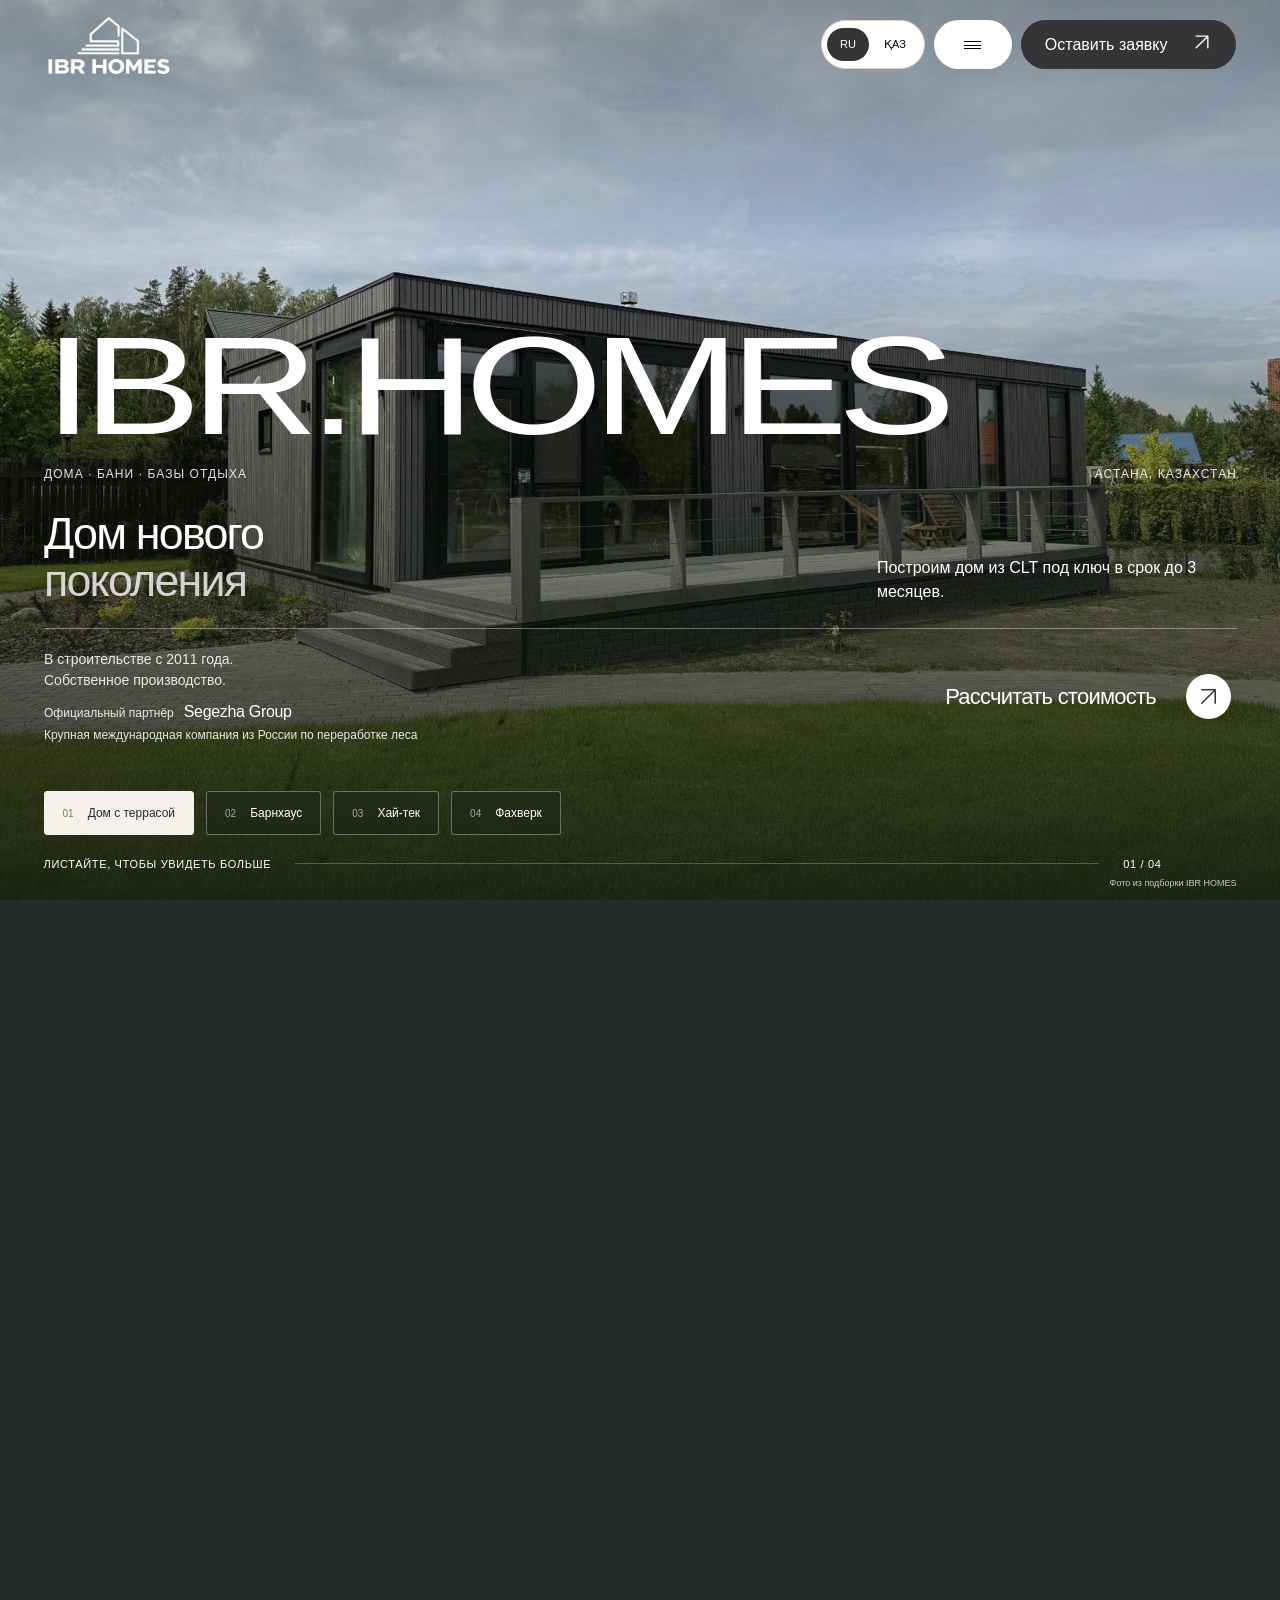
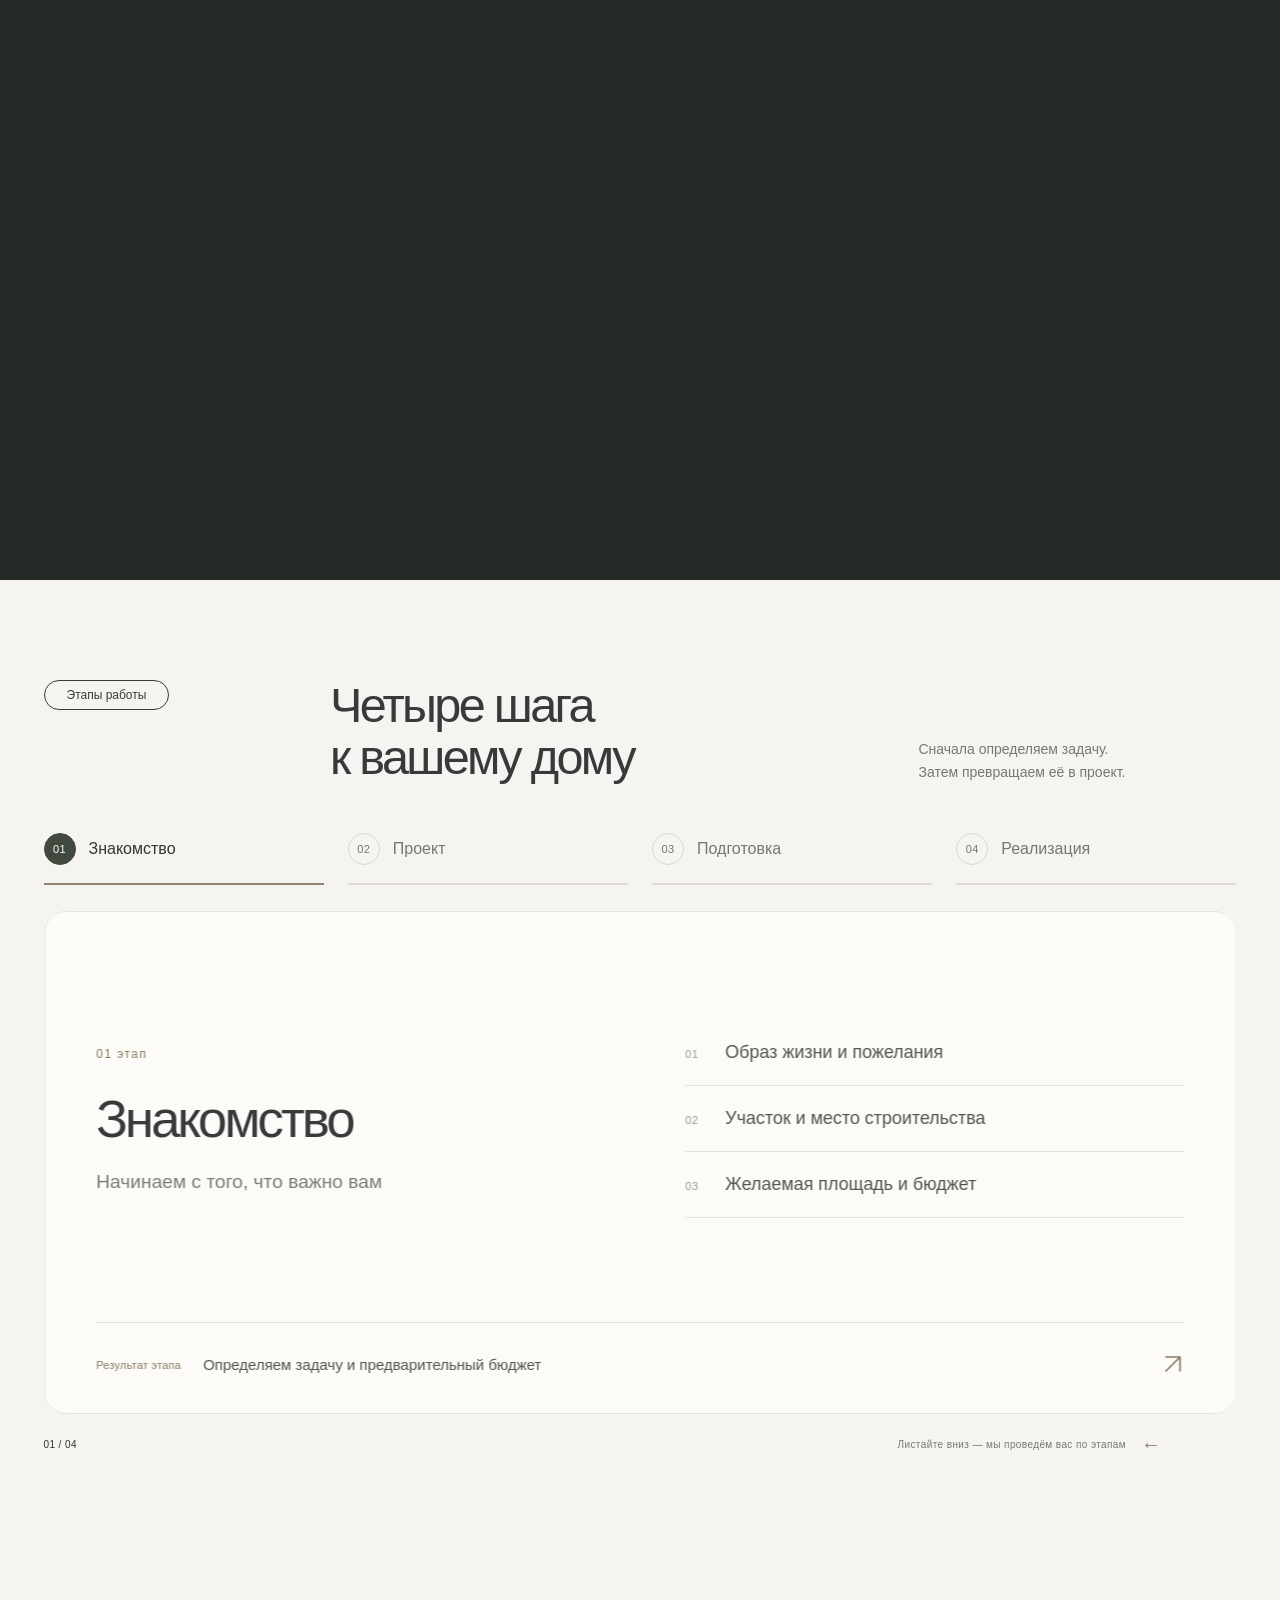
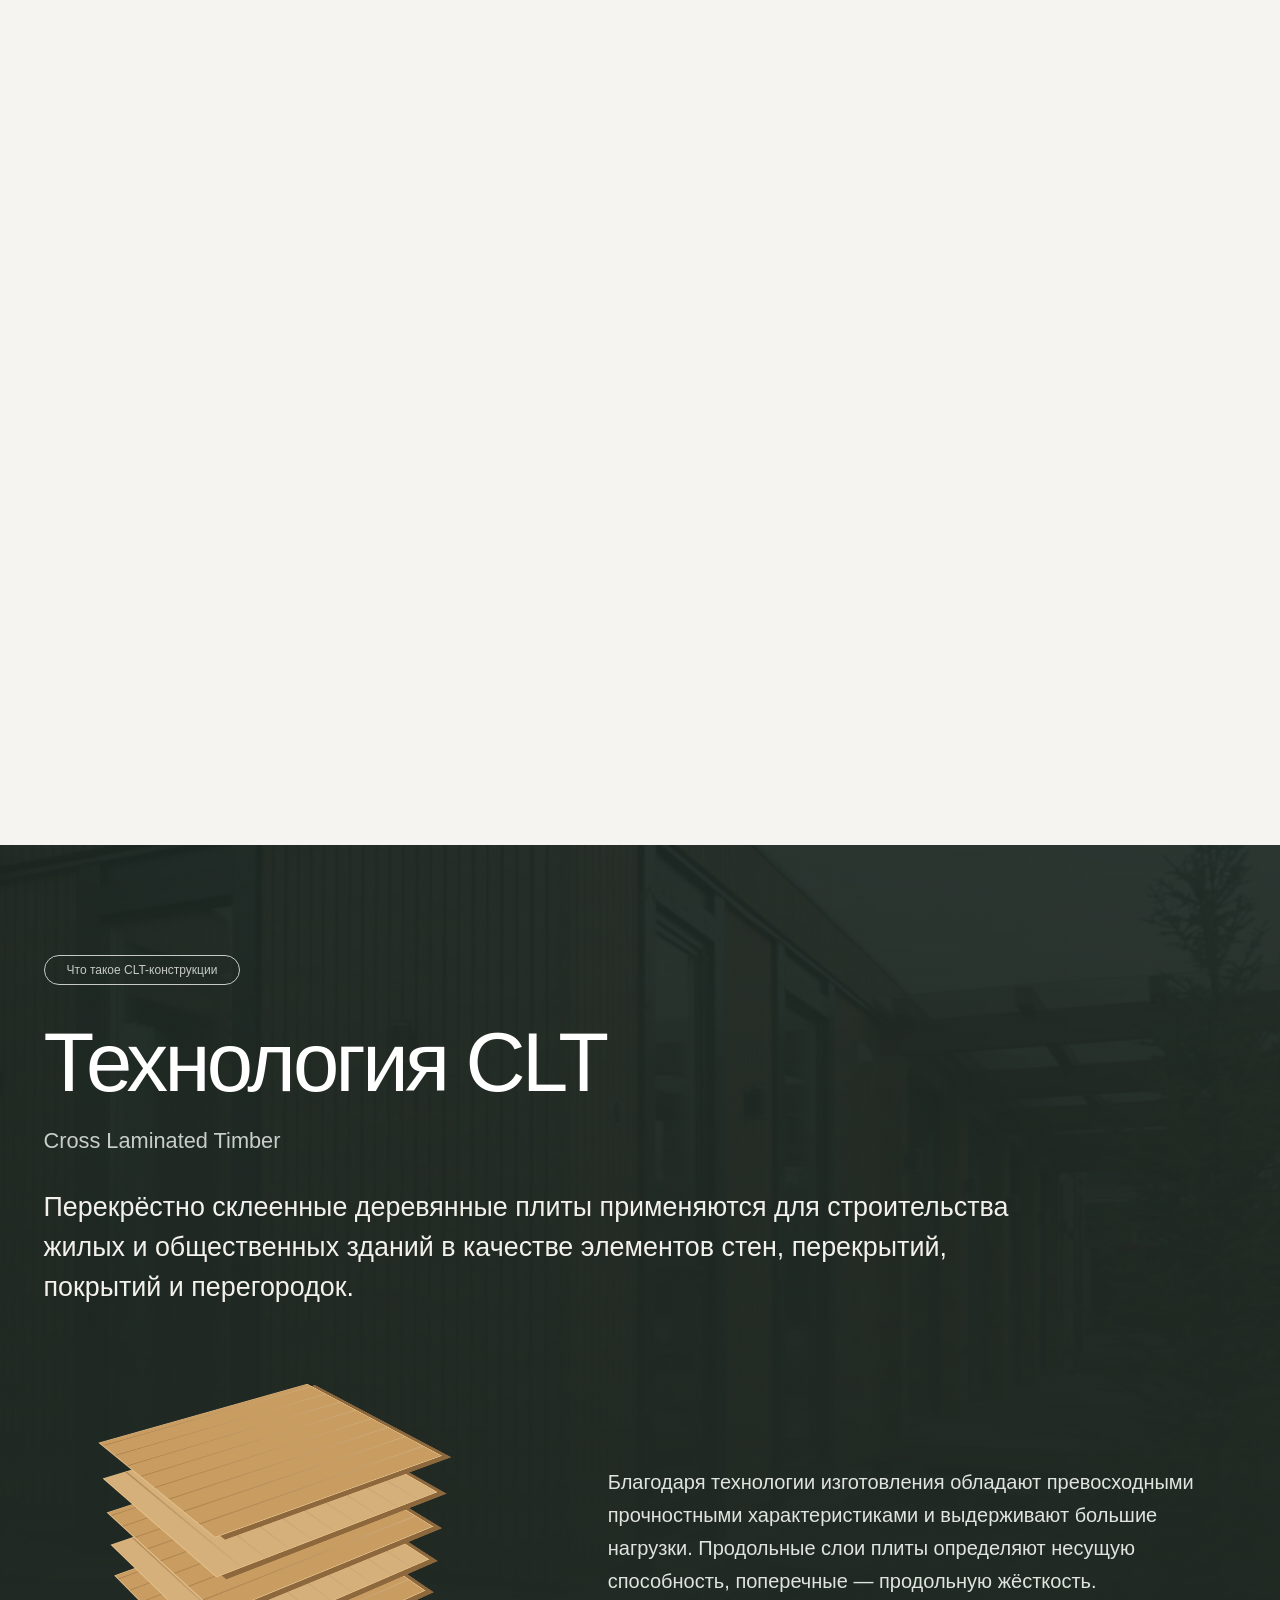
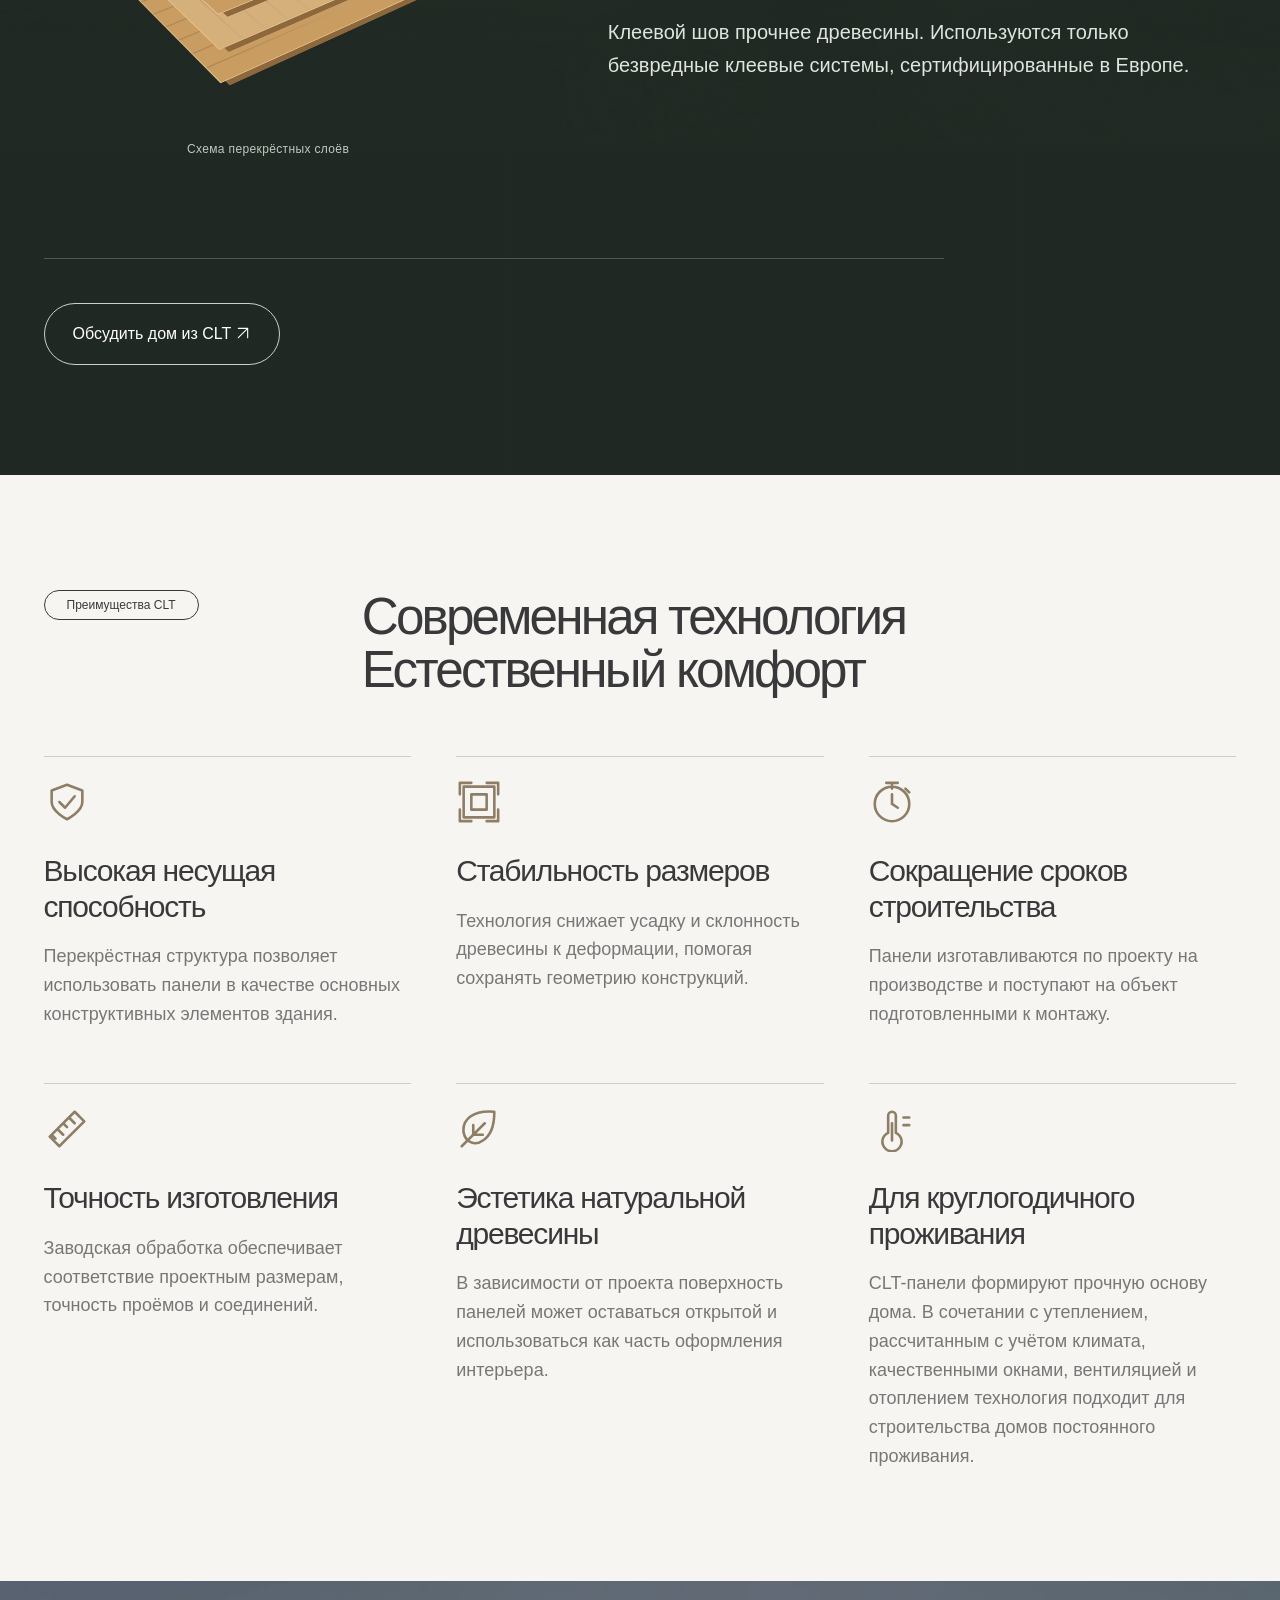
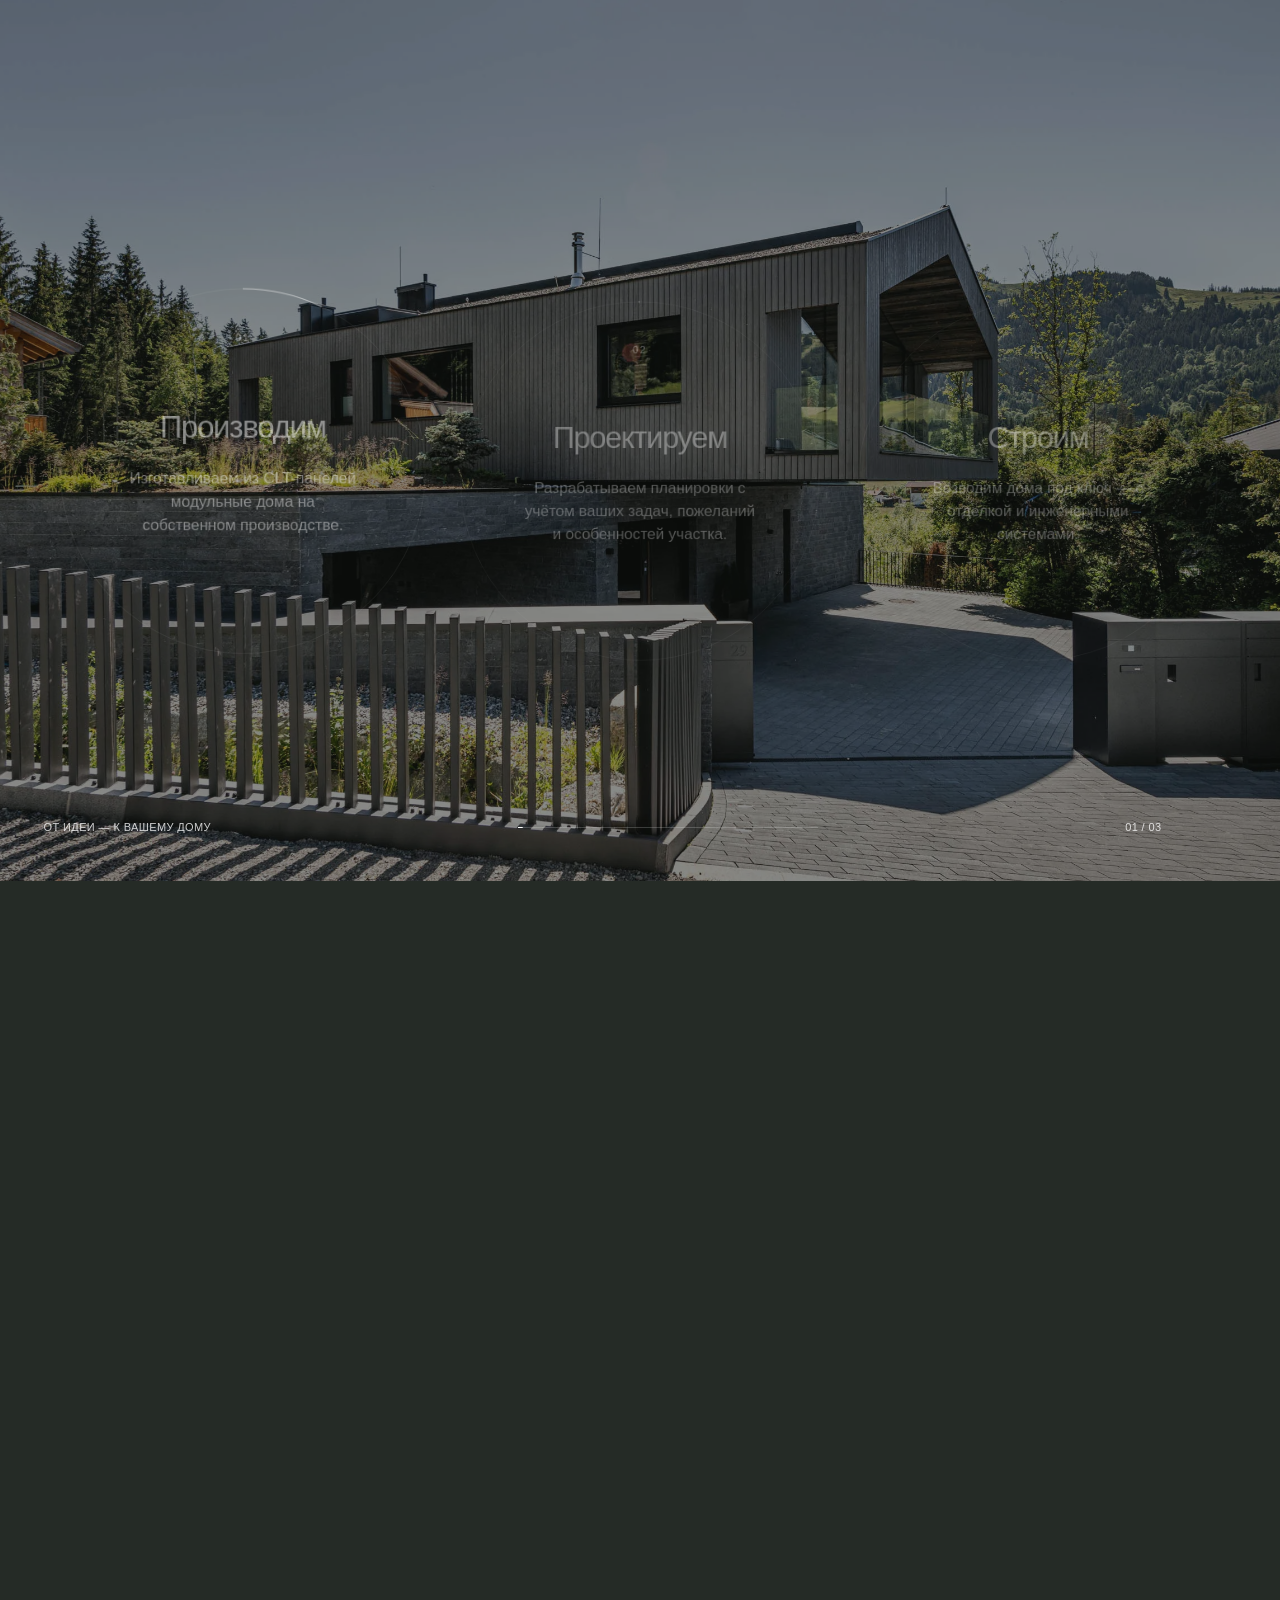
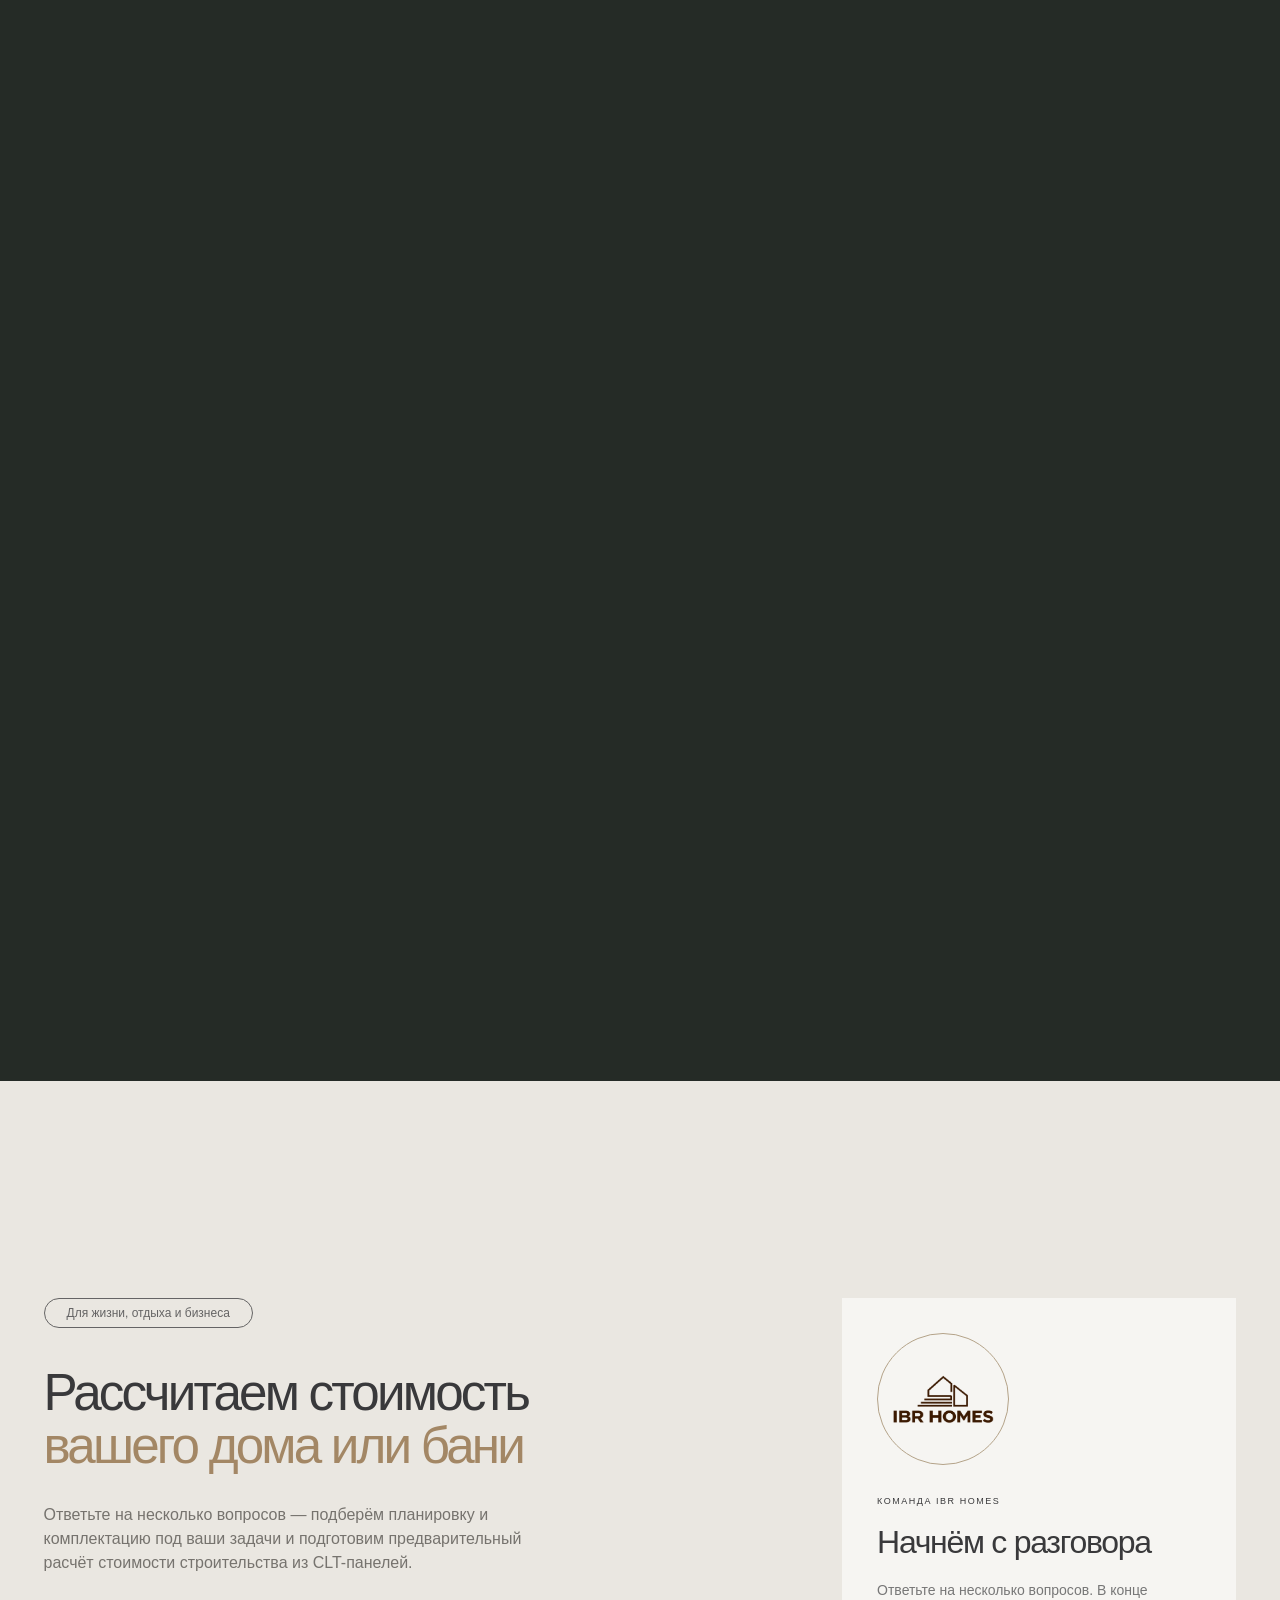
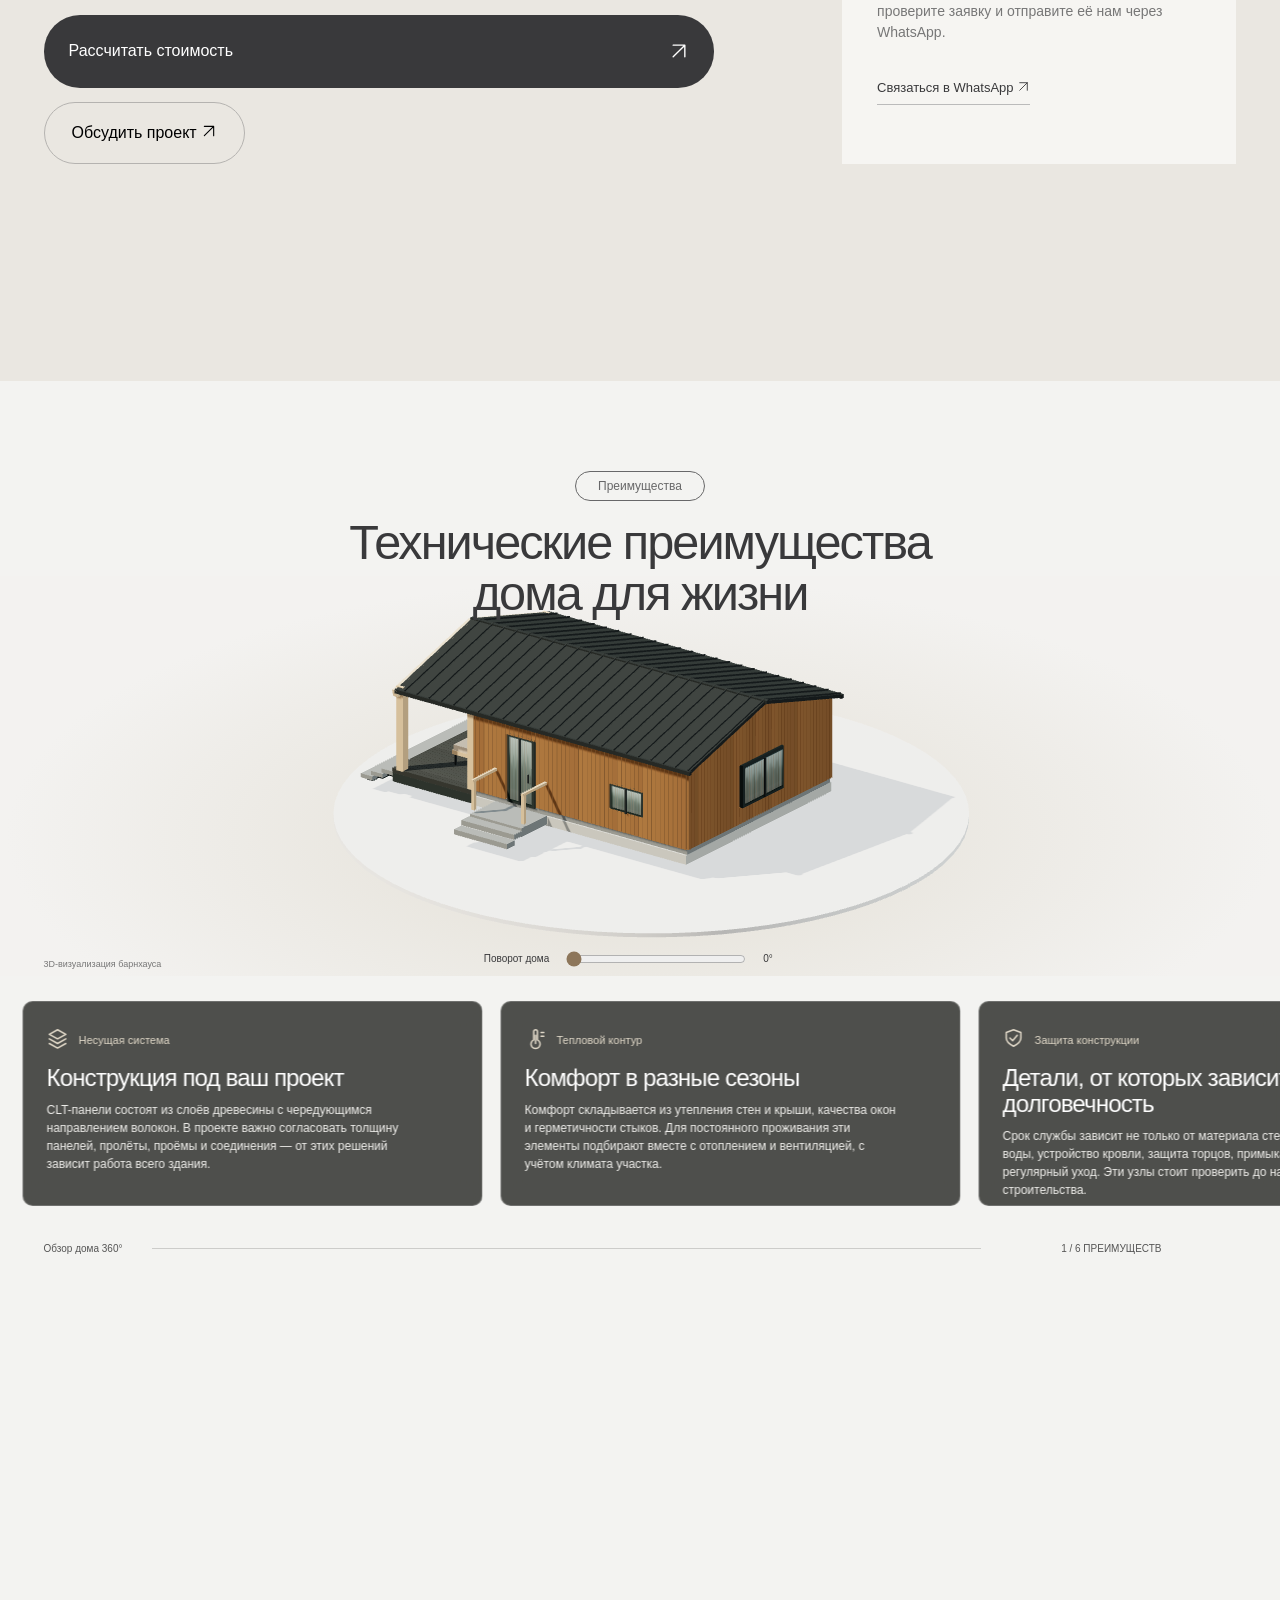
<file: index.html>
<!doctype html>
<html lang="ru"><head><meta charset="utf-8"><meta name="viewport" content="width=device-width,initial-scale=1"><meta name="theme-color" content="#f3f2f0"><title>IBR HOMES — дома и бани из CLT под ключ</title><meta name="description" content="IBR HOMES — дома, бани и базы отдыха из CLT. В строительстве с 2011 года. Собственное производство, проектирование и строительство под ключ. Рассчитайте стоимость проекта."><link rel="stylesheet" href="styles.css?v=18"><link rel="stylesheet" href="module.css?v=18"><link rel="stylesheet" href="onepage.css?v=18"><link rel="stylesheet" href="motion.css?v=18"><script src="translations.js?v=23" defer></script><script src="i18n.js?v=23" defer></script><script src="calculator-config.js?v=18" defer></script><script src="module-data.js?v=23" defer></script><script src="module.js?v=19" defer></script><script src="motion.js?v=18" defer></script><script type="module" src="house-model.js?v=23"></script><script src="technical-story.js?v=18" defer></script><script src="icons.js?v=18" defer></script><link rel="stylesheet" href="client-update.css?v=18"><link rel="stylesheet" href="construction.css?v=18"><link rel="stylesheet" href="circle-merge.css?v=18"><link rel="stylesheet" href="site-update.css?v=23"><link rel="stylesheet" href="photo-update.css?v=18"><script src="steps.js?v=19" defer></script><link rel="stylesheet" href="collection.css?v=18"><link rel="stylesheet" href="experience.css?v=21"><script src="experience.js?v=18" defer></script><link rel="stylesheet" href="projects-update.css?v=23"><script src="hero-gallery.js?v=18" defer></script><link rel="stylesheet" href="steps-refinement.css?v=19"><link rel="stylesheet" href="facade-selector.css?v=20"><script src="facade-selector.js?v=19" defer></script></head>
<body class="module-page onepage"><a class="skip" href="#catalog">Перейти к каталогу</a><div class="reading-progress" aria-hidden="true"></div>
<header class="module-header" id="top"><a class="module-logo" href="#top" aria-label="IBR HOMES — на главную"><img src="assets/client/logo-transparent.webp" width="156" height="80" alt="IBR HOMES"></a><nav aria-label="Основная навигация"><a href="#catalog">Проекты</a><a href="#estimate-section">Рассчитать проект</a></nav></header>
<div class="floating-nav"><div class="language-switch" role="group" aria-label="Выбор языка"><button type="button" data-language="ru" lang="ru" aria-pressed="true">RU</button><button type="button" data-language="kk" lang="kk" aria-pressed="false">ҚАЗ</button></div><button class="pill menu-toggle" aria-label="Открыть меню" aria-controls="module-menu" aria-expanded="false"><span class="menu-lines" aria-hidden="true"></span></button><button class="pill dark" data-quiz="full">Оставить заявку <span>↗</span></button></div>
<dialog class="menu-dialog" id="module-menu" aria-label="Меню"><div class="menu-top"><a href="#top">IBR.HOMES</a><button class="pill" data-close>Закрыть ×</button></div><nav><a href="#about">Технология CLT <span>01</span></a><a href="#steps">Этапы работы <span>02</span></a><a href="#estimate-section">Калькулятор <span>03</span></a><a href="#catalog">Проекты <span>04</span></a><a href="#facades">Фасады <span>05</span></a><a href="#faq">Вопросы <span>06</span></a><a href="#contacts">Контакты <span>07</span></a></nav><a class="menu-phone" href="tel:+77007249123">+7 700 724 91 23</a></dialog>
<main>
<div class="hero-scroll"><section class="module-hero"><div class="hero-frames"><img class="hero-frame is-active" src="assets/collection/hero.webp" srcset="assets/collection/hero-small.webp 800w, assets/collection/hero.webp 1280w" sizes="100vw" alt="Современный дом с серым фасадом и открытой террасой" fetchpriority=high decoding="async"><img class="hero-frame" src="assets/collection/barn-house.webp" srcset="assets/collection/barn-house-small.webp 800w, assets/collection/barn-house.webp 1920w" sizes="100vw" alt="Барнхаус с деревянным фасадом" loading=lazy decoding="async"><img class="hero-frame" src="assets/collection/hightech.webp" srcset="assets/collection/hightech-small.webp 800w, assets/collection/hightech.webp 1920w" sizes="100vw" alt="Дом в стиле хай-тек" loading=lazy decoding="async"><img class="hero-frame" src="assets/collection/fachwerk.webp" srcset="assets/collection/fachwerk-small.webp 800w, assets/collection/fachwerk.webp 1920w" sizes="100vw" alt="Дом в стиле фахверк" loading=lazy decoding="async"></div><div class="hero-gallery-controls" role="group" aria-label="Фотографии первого экрана"><button type="button" data-hero-slide="0" aria-pressed="true"><span>01</span><span>Дом с террасой</span></button><button type="button" data-hero-slide="1" aria-pressed="false"><span>02</span><span>Барнхаус</span></button><button type="button" data-hero-slide="2" aria-pressed="false"><span>03</span><span>Хай-тек</span></button><button type="button" data-hero-slide="3" aria-pressed="false"><span>04</span><span>Фахверк</span></button></div><div class="hero-scroll-cue" aria-hidden="true">ЛИСТАЙТЕ, ЧТОБЫ УВИДЕТЬ БОЛЬШЕ <i></i><span>01 / 04</span></div><div class="hero-content"><div class="hero-brand"><h1><span class="sr-only">IBR HOMES</span><svg viewBox="0 0 1320 205" preserveAspectRatio="xMinYMid meet" aria-hidden="true"><text x="0" y="183" textLength="1320" lengthAdjust="spacingAndGlyphs">IBR.HOMES</text></svg></h1><div><span>ДОМА · БАНИ · БАЗЫ ОТДЫХА</span><span>АСТАНА, КАЗАХСТАН</span></div></div><div class="module-hero-title"><h2>Дом нового<br><span>поколения</span></h2><p>Построим дом из CLT под ключ в срок до 3 месяцев.</p></div><div class="hero-bottom"><p>В строительстве с 2011 года.<br>Собственное производство.<span class="hero-partner" title="Segezha Group — международная лесопромышленная компания из России"><span>Официальный партнёр</span> <strong lang="en">Segezha Group</strong><span class="hero-partner-description">Крупная международная компания из России по переработке леса</span></span></p><button data-quiz="full">Рассчитать стоимость <span>↗</span></button></div></div><span class="photo-disclaimer">Фото из подборки IBR HOMES</span></section></div>
<section class="module-steps section-pad steps-scene" id="steps" aria-labelledby="steps-title">
<div class="steps-sticky">
<div class="module-heading"><span class="tag">Этапы работы</span><h2 id="steps-title">Четыре шага<br>к вашему дому</h2><p>Сначала определяем задачу.<br>Затем превращаем её в проект.</p></div>
<nav class="steps-nav" aria-label="Выбрать этап работы"><a href="#step-1" data-step="0" aria-current="step"><span class="step-nav-number">01</span><span>Знакомство</span><i aria-hidden="true"></i></a><a href="#step-2" data-step="1"><span class="step-nav-number">02</span><span>Проект</span><i aria-hidden="true"></i></a><a href="#step-3" data-step="2"><span class="step-nav-number">03</span><span>Подготовка</span><i aria-hidden="true"></i></a><a href="#step-4" data-step="3"><span class="step-nav-number">04</span><span>Реализация</span><i aria-hidden="true"></i></a></nav>
<div class="steps-window"><div class="timeline"><article id="step-1" aria-labelledby="step-title-1"><div class="step-intro"><span class="step-kicker">01 этап</span><h3 id="step-title-1">Знакомство</h3><p class="step-description">Начинаем с того, что важно вам</p></div><ul><li>Образ жизни и пожелания</li><li>Участок и место строительства</li><li>Желаемая площадь и бюджет</li></ul><div class="step-result"><span>Результат этапа</span><p>Определяем задачу и предварительный бюджет</p><span class="step-result-arrow" aria-hidden="true">↗</span></div></article><article id="step-2" aria-labelledby="step-title-2"><div class="step-intro"><span class="step-kicker">02 этап</span><h3 id="step-title-2">Проект</h3><p class="step-description">Придаём вашим идеям точную форму</p></div><ul><li>Планировка и архитектура</li><li>Комплектация и материалы</li><li>Согласование состава работ</li></ul><div class="step-result"><span>Результат этапа</span><p>Согласовываем проект и состав работ</p><span class="step-result-arrow" aria-hidden="true">↗</span></div></article><article id="step-3" aria-labelledby="step-title-3"><div class="step-intro"><span class="step-kicker">03 этап</span><h3 id="step-title-3">Подготовка</h3><p class="step-description">Готовим всё для начала строительства</p></div><ul><li>Производство элементов</li><li>Подготовка участка и основания</li><li>Планирование доставки</li></ul><div class="step-result"><span>Результат этапа</span><p>Готовим элементы дома и участок к монтажу</p><span class="step-result-arrow" aria-hidden="true">↗</span></div></article><article id="step-4" aria-labelledby="step-title-4"><div class="step-intro"><span class="step-kicker">04 этап</span><h3 id="step-title-4">Реализация</h3><p class="step-description">Превращаем проект в ваш дом</p></div><ul><li>Монтаж по проекту</li><li>Работы в соответствии с выбранной комплектацией</li><li>Проверка и передача дома</li></ul><div class="step-result"><span>Результат этапа</span><p>Проверяем результат и передаём вам дом</p><span class="step-result-arrow" aria-hidden="true">↗</span></div></article></div></div>
<div class="steps-progress" aria-hidden="true"><span class="steps-current">01 / 04</span><span class="steps-scroll-hint">Листайте вниз — мы проведём вас по этапам <span class="steps-direction">←</span></span></div>
</div></section>
<section class="story clt-story" id="about" aria-labelledby="clt-title"><div class="story-bg"><img src="assets/photos/house-04.webp" srcset="assets/photos/house-04-small.webp 800w, assets/photos/house-04.webp 1600w" sizes="100vw" alt="Деревянный фасад и панорамные окна" loading="lazy" decoding="async"></div><div class="story-content"><div class="clt-intro"><span class="tag">Что такое CLT-конструкции</span><h2 id="clt-title">Технология CLT</h2><p class="clt-expansion" lang="en">Cross Laminated Timber</p><p>Перекрёстно склеенные деревянные плиты применяются для строительства жилых и общественных зданий в качестве элементов стен, перекрытий, покрытий и перегородок.</p></div><div class="clt-explainer"><div class="clt-stack" role="img" aria-label="Схема панели CLT: пять перекрёстных слоёв древесины"><div class="clt-stack-scene" aria-hidden="true"><i></i><i></i><i></i><i></i><i></i></div><span>Схема перекрёстных слоёв</span></div><div class="clt-copy"><p>Благодаря технологии изготовления обладают превосходными прочностными характеристиками и выдерживают большие нагрузки. Продольные слои плиты определяют несущую способность, поперечные — продольную жёсткость.</p><p>Клеевой шов прочнее древесины. Используются только безвредные клеевые системы, сертифицированные в Европе.</p></div></div><div class="clt-conclusion"><a class="outline-button" href="#estimate-section">Обсудить дом из CLT ↗</a></div></div></section>
<section class="module-benefits section-pad" id="clt-benefits"><div class="module-heading"><span class="tag">Преимущества CLT</span><h2 class="reveal">Современная технология<br>Естественный комфорт</h2></div><div class="benefits-grid stagger-group"><article><span class="benefit-symbol" data-clt-icon="strength" aria-hidden="true"></span><h3>Высокая несущая способность</h3><p>Перекрёстная структура позволяет использовать панели в качестве основных конструктивных элементов здания.</p></article><article><span class="benefit-symbol" data-clt-icon="geometry" aria-hidden="true"></span><h3>Стабильность размеров</h3><p>Технология снижает усадку и склонность древесины к деформации, помогая сохранять геометрию конструкций.</p></article><article><span class="benefit-symbol" data-clt-icon="speed" aria-hidden="true"></span><h3>Сокращение сроков строительства</h3><p>Панели изготавливаются по проекту на производстве и поступают на объект подготовленными к монтажу.</p></article><article><span class="benefit-symbol" data-clt-icon="precision" aria-hidden="true"></span><h3>Точность изготовления</h3><p>Заводская обработка обеспечивает соответствие проектным размерам, точность проёмов и соединений.</p></article><article><span class="benefit-symbol" data-clt-icon="wood" aria-hidden="true"></span><h3>Эстетика натуральной древесины</h3><p>В зависимости от проекта поверхность панелей может оставаться открытой и использоваться как часть оформления интерьера.</p></article><article><span class="benefit-symbol" data-clt-icon="comfort" aria-hidden="true"></span><h3>Для круглогодичного проживания</h3><p>CLT-панели формируют прочную основу дома. В сочетании с утеплением, рассчитанным с учётом климата, качественными окнами, вентиляцией и отоплением технология подходит для строительства домов постоянного проживания.</p></article></div></section>
<div class="circle-shell merge-scene" id="approach"><section class="circle-scene"><img src="assets/collection/production-architecture.webp" srcset="assets/collection/production-architecture-small.webp 800w, assets/collection/production-architecture.webp 2560w" sizes="100vw" width="2560" height="1707" alt="Современный деревянный дом на склоне" loading="lazy" decoding="async"><div class="circle-content"><article><h3>Производим</h3><p>Изготавливаем из CLT-панелей модульные дома на собственном производстве.</p></article><article><h3>Проектируем</h3><p>Разрабатываем планировки с учётом ваших задач, пожеланий и особенностей участка.</p></article><article><h3>Строим</h3><p>Возводим дома под ключ — с отделкой и инженерными системами.</p></article></div><div class="merged-brand"><img src="assets/client/logo-transparent.webp" alt="IBR HOMES" width="312" height="159" loading="lazy"></div></section></div>
<section class="estimate-section section-pad" id="estimate-section"><div><span class="tag">Для жизни, отдыха и бизнеса</span><h2 class="reveal">Рассчитаем стоимость<br><em>вашего дома или бани</em></h2><p>Ответьте на несколько вопросов — подберём планировку и комплектацию под ваши задачи и подготовим предварительный расчёт стоимости строительства из CLT-панелей.</p><div class="estimate-buttons"><button class="big-button" data-quiz="full">Рассчитать стоимость <span>↗</span></button><button class="outline-button" data-quiz="budget">Обсудить проект ↗</button></div></div><aside class="advisor-card"><div class="advisor-monogram"><img src="assets/client/logo-transparent.webp" alt="IBR HOMES" width="156" height="80" loading="lazy"></div><span class="eyebrow">КОМАНДА IBR HOMES</span><h3>Начнём с разговора</h3><p>Ответьте на несколько вопросов. В конце проверите заявку и отправите её нам через WhatsApp.</p><a href="https://wa.me/77007249123" target="_blank" rel="noopener noreferrer">Связаться в WhatsApp ↗</a></aside></section>
<section class="house-sequence tech-story sync-construction model-construction" id="construction" aria-labelledby="construction-title"><span id="technology" class="section-anchor"></span><div class="house-sequence-sticky"><div class="sequence-heading"><span class="tag">Преимущества</span><h2 id="construction-title">Технические преимущества<br>дома для жизни</h2><p>От конструкции к комфорту.<br>Шесть решений, которые<br>важно продумать вместе.</p></div><div class="tech-story-window"><div class="tech-model"><div class="house-model-view" role="img" aria-label="Объёмная модель барнхауса с террасой"><img class="model-fallback" src="assets/collection/barn-house.webp" alt="Барнхаус с террасой" loading="lazy"><canvas id="house-model-canvas" aria-hidden="true"></canvas></div><div class="model-controls"><label for="house-angle">Поворот дома</label><input id="house-angle" type="range" disabled min="0" max="360" value="0" step="1" aria-label="Поворот дома в градусах"><output for="house-angle" id="house-angle-value">0°</output></div><span class="model-source">3D-визуализация барнхауса</span></div><div class="tech-feature-viewport"><div class="tech-story-track"><article class="tech-feature"><div class="tech-feature-photo"><img src="assets/photos/house-03.webp" srcset="assets/photos/house-03-small.webp 800w, assets/photos/house-03.webp 1600w" sizes="(max-width: 700px) 100vw, 50vw" alt="Фотография дома из подборки IBR HOMES" loading="lazy"><span>01</span></div><div class="tech-feature-meta"><span>▤</span>Несущая система</div><h3>Конструкция под ваш проект</h3><p>CLT-панели состоят из слоёв древесины с чередующимся направлением волокон. В проекте важно согласовать толщину панелей, пролёты, проёмы и соединения — от этих решений зависит работа всего здания.</p><div class="tech-feature-foot"><span>Что обсуждаем</span><p>План этажей, нагрузки и узлы соединений.</p></div></article><article class="tech-feature"><div class="tech-feature-photo"><img src="assets/photos/house-08.webp" srcset="assets/photos/house-08-small.webp 800w, assets/photos/house-08.webp 1100w" sizes="(max-width: 700px) 100vw, 50vw" alt="Фотография дома из подборки IBR HOMES" loading="lazy"><span>02</span></div><div class="tech-feature-meta"><span>◒</span>Тепловой контур</div><h3>Комфорт в разные сезоны</h3><p>Комфорт складывается из утепления стен и крыши, качества окон и герметичности стыков. Для постоянного проживания эти элементы подбирают вместе с отоплением и вентиляцией, с учётом климата участка.</p><div class="tech-feature-foot"><span>Что обсуждаем</span><p>Состав ограждающих конструкций, окна и отопление.</p></div></article><article class="tech-feature"><div class="tech-feature-photo"><img src="assets/photos/house-07.webp" srcset="assets/photos/house-07-small.webp 800w, assets/photos/house-07.webp 1280w" sizes="(max-width: 700px) 100vw, 50vw" alt="Фотография дома из подборки IBR HOMES" loading="lazy"><span>03</span></div><div class="tech-feature-meta"><span>⌁</span>Защита конструкции</div><h3>Детали, от которых зависит долговечность</h3><p>Срок службы зависит не только от материала стен. Важны отвод воды, устройство кровли, защита торцов, примыкания окон и регулярный уход. Эти узлы стоит проверить до начала строительства.</p><div class="tech-feature-foot"><span>Что обсуждаем</span><p>Кровлю, водоотвод, фасад и правила эксплуатации.</p></div></article><article class="tech-feature"><div class="tech-feature-photo"><img src="assets/photos/house-03.webp" srcset="assets/photos/house-03-small.webp 800w, assets/photos/house-03.webp 1600w" sizes="(max-width: 700px) 100vw, 50vw" alt="Фотография дома из подборки IBR HOMES" loading="lazy"><span>04</span></div><div class="tech-feature-meta"><span>⊞</span>Инженерные системы</div><h3>Удобство ежедневной жизни</h3><p>Расположение кухни, санузлов и технической зоны определяет трассы коммуникаций. Если предусмотреть их заранее, проще согласовать проходы через конструкции и доступ для обслуживания оборудования.</p><div class="tech-feature-foot"><span>Что обсуждаем</span><p>Воду, канализацию, электрику и вентиляцию.</p></div></article><article class="tech-feature"><div class="tech-feature-photo"><img src="assets/photos/house-08.webp" srcset="assets/photos/house-08-small.webp 800w, assets/photos/house-08.webp 1100w" sizes="(max-width: 700px) 100vw, 50vw" alt="Фотография дома из подборки IBR HOMES" loading="lazy"><span>05</span></div><div class="tech-feature-meta"><span>↗</span>Пространство и свет</div><h3>Планировка под вашу семью</h3><p>При размещении дома учитываем вид из окон, ориентацию по сторонам света и расположение входа. Общую зону, спальни, хранение и террасу полезно рассматривать как один сценарий жизни — от утреннего света до вечерней приватности.</p><div class="tech-feature-foot"><span>Что обсуждаем</span><p>Состав семьи, привычки, ориентацию и сценарии комнат.</p></div></article><article class="tech-feature"><div class="tech-feature-photo"><img src="assets/photos/house-07.webp" srcset="assets/photos/house-07-small.webp 800w, assets/photos/house-07.webp 1280w" sizes="(max-width: 700px) 100vw, 50vw" alt="Фотография дома из подборки IBR HOMES" loading="lazy"><span>06</span></div><div class="tech-feature-meta"><span>⤴</span>Подготовка к монтажу</div><h3>Продуманный путь до участка</h3><p>Доставка и установка требуют места для подъезда и работы техники. Основание выбирают по условиям грунта и проектным нагрузкам; расположение коммуникаций согласуют до прибытия конструкций.</p><div class="tech-feature-foot"><span>Что обсуждаем</span><p>Подъезд, основание, зону разгрузки и последовательность работ.</p></div></article></div></div></div><div class="sequence-bottom"><span class="sequence-status">Обзор дома 360°</span><i></i><span class="tech-story-count">1 / 6 ПРЕИМУЩЕСТВ</span></div></div></section>


<section class="module-catalog" id="catalog"><span id="projects" class="section-anchor"></span><div class="module-heading section-pad"><span class="tag">Коллекция IBR HOMES</span><h2 class="reveal">ПРОЕКТЫ</h2><p>Выберите дом и архитектурный стиль.<br>Рассмотрите планировку и найдите свой формат.</p></div><div class="catalog-tabs" role="tablist" aria-label="Дома и бани"></div><div id="catalog-panel" role="tabpanel" tabindex="0"><div class="project-gallery"><div class="project-visual" id="catalog-visual" tabindex="0" aria-label="Фото проекта — используйте стрелки для смены стиля"><img id="catalog-photo" src="assets/catalog/house-s/exterior-1.webp" alt="Дом S — Барнхаус" loading="lazy"><div class="project-photo-caption"><span id="catalog-style-name">Барнхаус</span><span id="catalog-style-count">01 / 04</span></div><button class="project-arrow previous" data-style-prev aria-label="Предыдущий стиль">←</button><button class="project-arrow next" data-style-next aria-label="Следующий стиль">→</button><button class="project-enlarge" id="catalog-zoom" aria-label="Увеличить изображение дома">↗</button></div><div id="catalog-styles" class="project-style-options" role="group" aria-label="Стиль дома"></div></div><article class="catalog-card"><span class="eyebrow">ПРОЕКТ / IBR HOMES</span><h3 id="catalog-name">Дом S</h3><p id="catalog-tag"></p><dl id="catalog-specs"></dl><a class="catalog-facade-link" href="#facades">Выбрать цвет фасада <span>↗</span></a><button class="big-button" id="model-details">Смотреть проект <span>↗</span></button><button class="catalog-plan-link" id="model-plan">Планировка 2D <span>↗</span></button></article><span class="photo-disclaimer">Визуализация проекта. Комплектацию согласуем индивидуально.</span><p id="project-status" class="sr-only" role="status"></p></div></section>


<section class="facade-selector section-pad" id="facades" aria-labelledby="facades-title">
<div class="module-heading facade-heading"><span class="tag">Фасады</span><h2 id="facades-title">Ваш оттенок<br>характера</h2><p>Сдержанный антрацит или тёплое дерево — посмотрите, как цвет меняет один и тот же дом.</p></div>
<div class="facade-preview">
<div class="facade-images" role="img" aria-label="Дом с фасадом Антрацит"><img class="is-active" src="assets/facades/gray.webp" srcset="assets/facades/gray-small.webp 800w, assets/facades/gray.webp 1672w" sizes="(max-width:700px) 100vw, 94vw" width="1672" height="941" alt="" loading="lazy" decoding="async"><img alt="" decoding="async" width="1672" height="941"></div>
<div class="facade-light" role="group" aria-label="Освещение фасада"><button type="button" data-facade-light="day" aria-pressed="true"><span aria-hidden="true">☼</span><span>День</span></button><button type="button" data-facade-light="night" aria-pressed="false"><span aria-hidden="true">☾</span><span>Ночь</span></button></div>
<span class="facade-scene-label">Антрацит · День</span>
</div>
<div class="facade-bottom"><div class="facade-options" role="group" aria-label="Цвет фасада"><button type="button" data-facade-color="0" aria-pressed="true"><i style="--swatch:#535754" aria-hidden="true"></i><span>Антрацит</span></button><button type="button" data-facade-color="1" aria-pressed="false"><i style="--swatch:#eae8df" aria-hidden="true"></i><span>Белый</span></button><button type="button" data-facade-color="2" aria-pressed="false"><i style="--swatch:#c29a60" aria-hidden="true"></i><span>Дуб</span></button><button type="button" data-facade-color="3" aria-pressed="false"><i style="--swatch:#985f36" aria-hidden="true"></i><span>Коньячный</span></button></div><p>Визуализация оттенков<br>Материал уточняем по образцам</p></div>
<div class="facade-foot"><p>Выбранный оттенок добавим к заявке. Применение к вашему проекту обсудим отдельно.</p><a href="#catalog">Выбрать проект <span aria-hidden="true">↗</span></a></div>
<p class="sr-only" id="facade-status" role="status"></p>
</section>
<section class="module-faq section-pad" id="faq"><div><span class="tag">FAQ</span><h2>Понятные ответы<br>на важные вопросы</h2></div><div class="faq-list"><nav aria-label="Вопросы по разделам сайта"><h3 class="faq-group-title">Разделы сайта</h3><a class="faq-link" href="#about"><span><span class="faq-question">Что такое CLT?</span><span class="faq-destination">Технология CLT</span></span><span aria-hidden="true">↗</span></a><a class="faq-link" href="#clt-benefits"><span><span class="faq-question">Какие преимущества у CLT?</span><span class="faq-destination">Преимущества CLT</span></span><span aria-hidden="true">↗</span></a><a class="faq-link" href="#approach"><span><span class="faq-question">Что мы производим, проектируем и строим?</span><span class="faq-destination">Наш подход</span></span><span aria-hidden="true">↗</span></a><a class="faq-link" href="#steps"><span><span class="faq-question">Как проходит работа над домом?</span><span class="faq-destination">Четыре шага к вашему дому</span></span><span aria-hidden="true">↗</span></a><a class="faq-link" href="#catalog"><span><span class="faq-question">Какие дома и планировки можно выбрать?</span><span class="faq-destination">Проекты</span></span><span aria-hidden="true">↗</span></a><a class="faq-link" href="#facades"><span><span class="faq-question">Как выбрать цвет фасада?</span><span class="faq-destination">Фасады · День и ночь</span></span><span aria-hidden="true">↗</span></a><a class="faq-link" href="#construction"><span><span class="faq-question">Какие решения делают дом комфортным?</span><span class="faq-destination">Технические преимущества</span></span><span aria-hidden="true">↗</span></a><a class="faq-link" href="#estimate-section"><span><span class="faq-question">Как рассчитать стоимость проекта?</span><span class="faq-destination">Расчёт проекта</span></span><span aria-hidden="true">↗</span></a><a class="faq-link" href="#contacts"><span><span class="faq-question">Как связаться с IBR HOMES?</span><span class="faq-destination">Контакты</span></span><span aria-hidden="true">↗</span></a></nav><div class="faq-answers"><h3 class="faq-group-title">Другие вопросы</h3><details><summary>Можно изменить планировку?<span aria-hidden="true">+</span></summary><p>Пожелания к планировке обсуждаем на этапе проекта. Возможность переноса стен, проёмов и инженерных систем проверяем с учётом конструкции дома, затем согласуем окончательный вариант.</p></details><details><summary>Что входит в комплектацию?<span aria-hidden="true">+</span></summary><p>Состав работ и материалов согласуем индивидуально: конструкцию, утепление, окна, фасад, отделку и инженерные системы. Окончательную комплектацию фиксируем вместе с расчётом проекта.</p></details><details><summary>Если участка пока нет?<span aria-hidden="true">+</span></summary><p>Начать можно с обсуждения площади, планировки и бюджета. Когда участок будет выбран, уточним расположение дома, подъезд, основание и подключение коммуникаций.</p></details><details><summary>Как организована доставка?<span aria-hidden="true">+</span></summary><p>Для расчёта доставки нужны адрес участка и информация о подъезде. Вместе обсудим маршрут, место для разгрузки и работы техники. Условия и стоимость согласуем до отправки дома.</p></details><details><summary>Какие сроки строительства?<span aria-hidden="true">+</span></summary><p>Срок зависит от проекта, комплектации и готовности участка. После согласования решений составим график производства, доставки и монтажа для вашего дома.</p></details><details><summary>Есть ли кредит или рассрочка?<span aria-hidden="true">+</span></summary><p>Доступность кредита или рассрочки и условия оплаты уточняйте у команды IBR HOMES при обсуждении проекта.</p></details></div></div><div class="question-strip"><h3>Остались вопросы?</h3><button class="outline-button" data-quiz="question">Задать вопрос ↗</button></div></section>
<footer class="section-pad" id="contacts"><span class="tag">IBR HOMES · Астана</span><h2>Обсудим ваш будущий дом?</h2><p class="footer-intro">Подберём проект дома или бани под ваши пожелания и бюджет. Объясним комплектацию, сроки строительства и подготовим предварительный расчёт стоимости.</p><div class="footer-actions"><button type="button" class="pill dark" data-quiz="full">Получить расчёт <span aria-hidden="true">↗</span></button><a class="pill" href="https://wa.me/77007249123" target="_blank" rel="noopener noreferrer">Написать в WhatsApp <span aria-hidden="true">↗</span></a></div><div class="footer-links"><a href="tel:+77007249123">+7 700 724 91 23</a><a class="pill footer-top" href="#top">Наверх <span aria-hidden="true">↑</span></a></div><nav class="footer-nav" aria-label="Навигация в подвале"><a href="#steps">Этапы</a><a href="#estimate-section">Расчёт</a><a href="#catalog">Проекты</a><a href="#faq">FAQ</a><button class="text-button" id="privacy-open">Об обработке данных</button></nav><div class="footer-wordmark" aria-hidden="true">IBR.HOMES</div><div class="footer-bottom"><p>Дома. Бани. Базы отдыха.</p><a class="footer-instagram" href="https://www.instagram.com/ibr_homes/" target="_blank" rel="noopener noreferrer" aria-label="IBR HOMES в Instagram" title="Instagram @ibr_homes"><svg viewBox="0 0 24 24" aria-hidden="true"><rect x="3" y="3" width="18" height="18" rx="5"/><circle cx="12" cy="12" r="4"/><circle cx="17.5" cy="6.5" r=".8" fill="currentColor" stroke="none"/></svg></a><p class="design-credit">designed by <span>@batyrkhan999666</span></p></div></footer>
</main>
<button class="contact-bubble" aria-label="Открыть быстрый контакт" aria-expanded="false" aria-controls="contact-card">↗</button><aside id="contact-card" class="contact-card" hidden><button class="contact-close" aria-label="Закрыть быстрый контакт">×</button><span class="eyebrow">КОМАНДА IBR HOMES</span><h3>Обсудим ваш дом?</h3><p>Задайте вопрос или соберите параметры проекта.</p><button class="big-button" data-quiz="question">Задать вопрос ↗</button></aside>
<dialog id="quiz" class="quiz-dialog" aria-labelledby="quiz-title"><button class="dialog-close" data-close aria-label="Закрыть расчёт">×</button><aside class="quiz-aside"><a href="#top">IBR.HOMES</a><div class="advisor-monogram"><img src="assets/client/logo-transparent.webp" alt="IBR HOMES" width="156" height="80" loading="lazy"></div><h3>Ваш проект<br>начинается здесь</h3><p>Пять вопросов помогут нам подобрать решение для дома, бани или базы отдыха.</p><small>Без автоматической отправки.<br>Финальное сообщение подтвердите в WhatsApp.</small></aside><div class="quiz-main"><div class="quiz-top"><span id="quiz-context">Расчёт дома</span><span id="quiz-counter"></span></div><div class="quiz-progress"><span></span></div><form id="module-form" novalidate><h2 id="quiz-title" tabindex="-1"></h2><div id="quiz-fields"></div><p id="quiz-error" role="alert"></p><div class="quiz-actions"><button type="button" class="text-button" id="quiz-back">← Назад</button><button class="big-button" type="submit" id="quiz-next">Далее ↗</button></div></form><div id="quiz-result" hidden><h2 tabindex="-1">Проверьте заявку</h2><dl id="quiz-summary"></dl><p class="caption" id="quiz-price"></p><p>Откройте WhatsApp и подтвердите отправку сообщения. Без этого заявка не поступит в компанию.</p><div class="quiz-actions"><button class="text-button" id="quiz-edit">← Изменить</button><a class="big-button" id="quiz-send" target="_blank" rel="noopener noreferrer">Открыть WhatsApp ↗</a></div><p role="status" id="quiz-status"></p></div></div></dialog>
<dialog id="model-dialog" class="detail-dialog" aria-labelledby="detail-title"><button class="dialog-close" data-close aria-label="Закрыть описание дома">×</button><div class="detail-top"><span class="tag">Коллекция IBR HOMES</span><h2 id="detail-title"></h2><p id="detail-copy"></p><button class="pill dark" id="detail-order">Обсудить этот проект ↗</button><dl id="detail-specs" class="detail-specs"></dl></div><div class="detail-tabs" role="tablist" aria-label="Информация о доме"><button role="tab" id="detail-tab-exterior" aria-controls="detail-exterior" aria-selected="true" data-view="exterior">Архитектура</button><button role="tab" id="detail-tab-plan" aria-controls="detail-plan" aria-selected="false" tabindex="-1" data-view="plan">Планировка 2D</button></div><div id="detail-exterior" role="tabpanel" aria-labelledby="detail-tab-exterior"><div class="project-visual" id="detail-visual" tabindex="0" aria-label="Фото проекта — используйте стрелки для смены стиля"><img id="detail-photo" alt="Внешний вид выбранного дома"><div class="project-photo-caption"><span id="detail-facade-name"></span><span id="detail-facade-count"></span></div><button class="project-arrow previous" data-style-prev aria-label="Предыдущий стиль">←</button><button class="project-arrow next" data-style-next aria-label="Следующий стиль">→</button><button class="project-enlarge" id="detail-zoom" aria-label="Увеличить изображение дома">↗</button></div><div id="style-gallery" class="project-style-options" role="group" aria-label="Стиль дома"></div><a class="catalog-facade-link detail-facade-link" href="#facades">Выбрать цвет фасада <span>↗</span></a></div><div id="detail-plan" role="tabpanel" aria-labelledby="detail-tab-plan" hidden><div id="plan-options" role="group" aria-label="Варианты планировки"></div><button id="plan-zoom" aria-label="Увеличить планировку 2D"><img id="detail-plan-image" alt="Планировка дома сверху"><span>Увеличить план ↗</span></button><div class="plan-description"><h3 id="detail-plan-name"></h3><p id="detail-plan-copy"></p><a id="plan-download" target="_blank" rel="noopener">Открыть план в полном размере ↗</a></div></div><div class="detail-bottom"><h3>Всё на своём месте</h3><ul id="detail-rooms"></ul><p>Размеры указаны по планам. Терраса и крыльцо показаны отдельно. Окончательную планировку, комплектацию и стоимость согласуем при обсуждении проекта.</p></div></dialog>
<dialog id="lightbox" aria-label="Просмотр изображения"><button class="dialog-close" data-close aria-label="Закрыть изображение">×</button><div class="lightbox-toolbar"><button type="button" id="lightbox-scale" aria-pressed="false">Увеличить +</button></div><div class="lightbox-canvas" tabindex="0" aria-label="Изображение: при увеличении можно прокручивать"><img id="lightbox-image" alt=""></div><p id="lightbox-caption"></p></dialog>
<dialog id="article-dialog" class="article-dialog" aria-labelledby="article-title"><button class="dialog-close" data-close aria-label="Закрыть материал">×</button><span class="tag" id="article-label"></span><h2 id="article-title"></h2><div id="article-body"></div></dialog>
<noscript><div class="noscript-note">Для каталога и пошаговой заявки включите JavaScript. Можно написать напрямую в <a href="https://wa.me/77007249123">WhatsApp IBR HOMES</a>.</div></noscript>
</body></html>
</file>
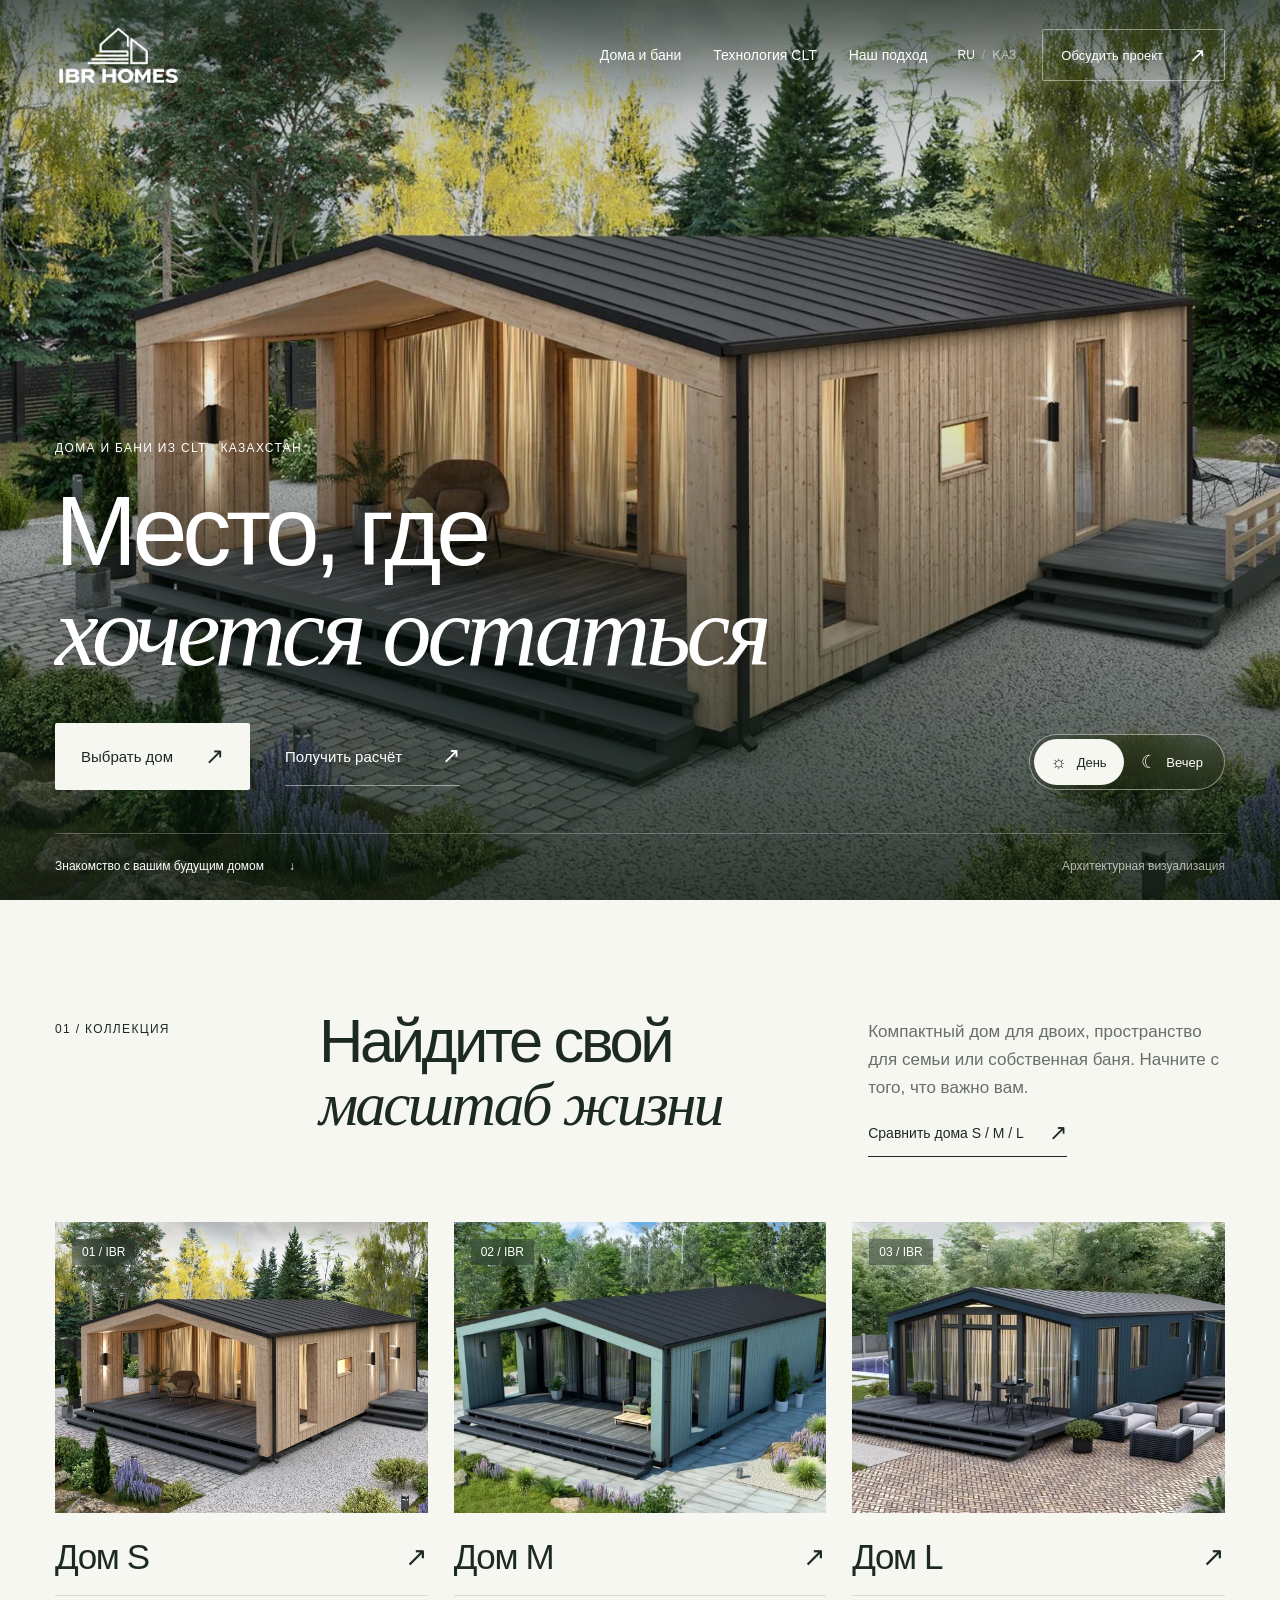
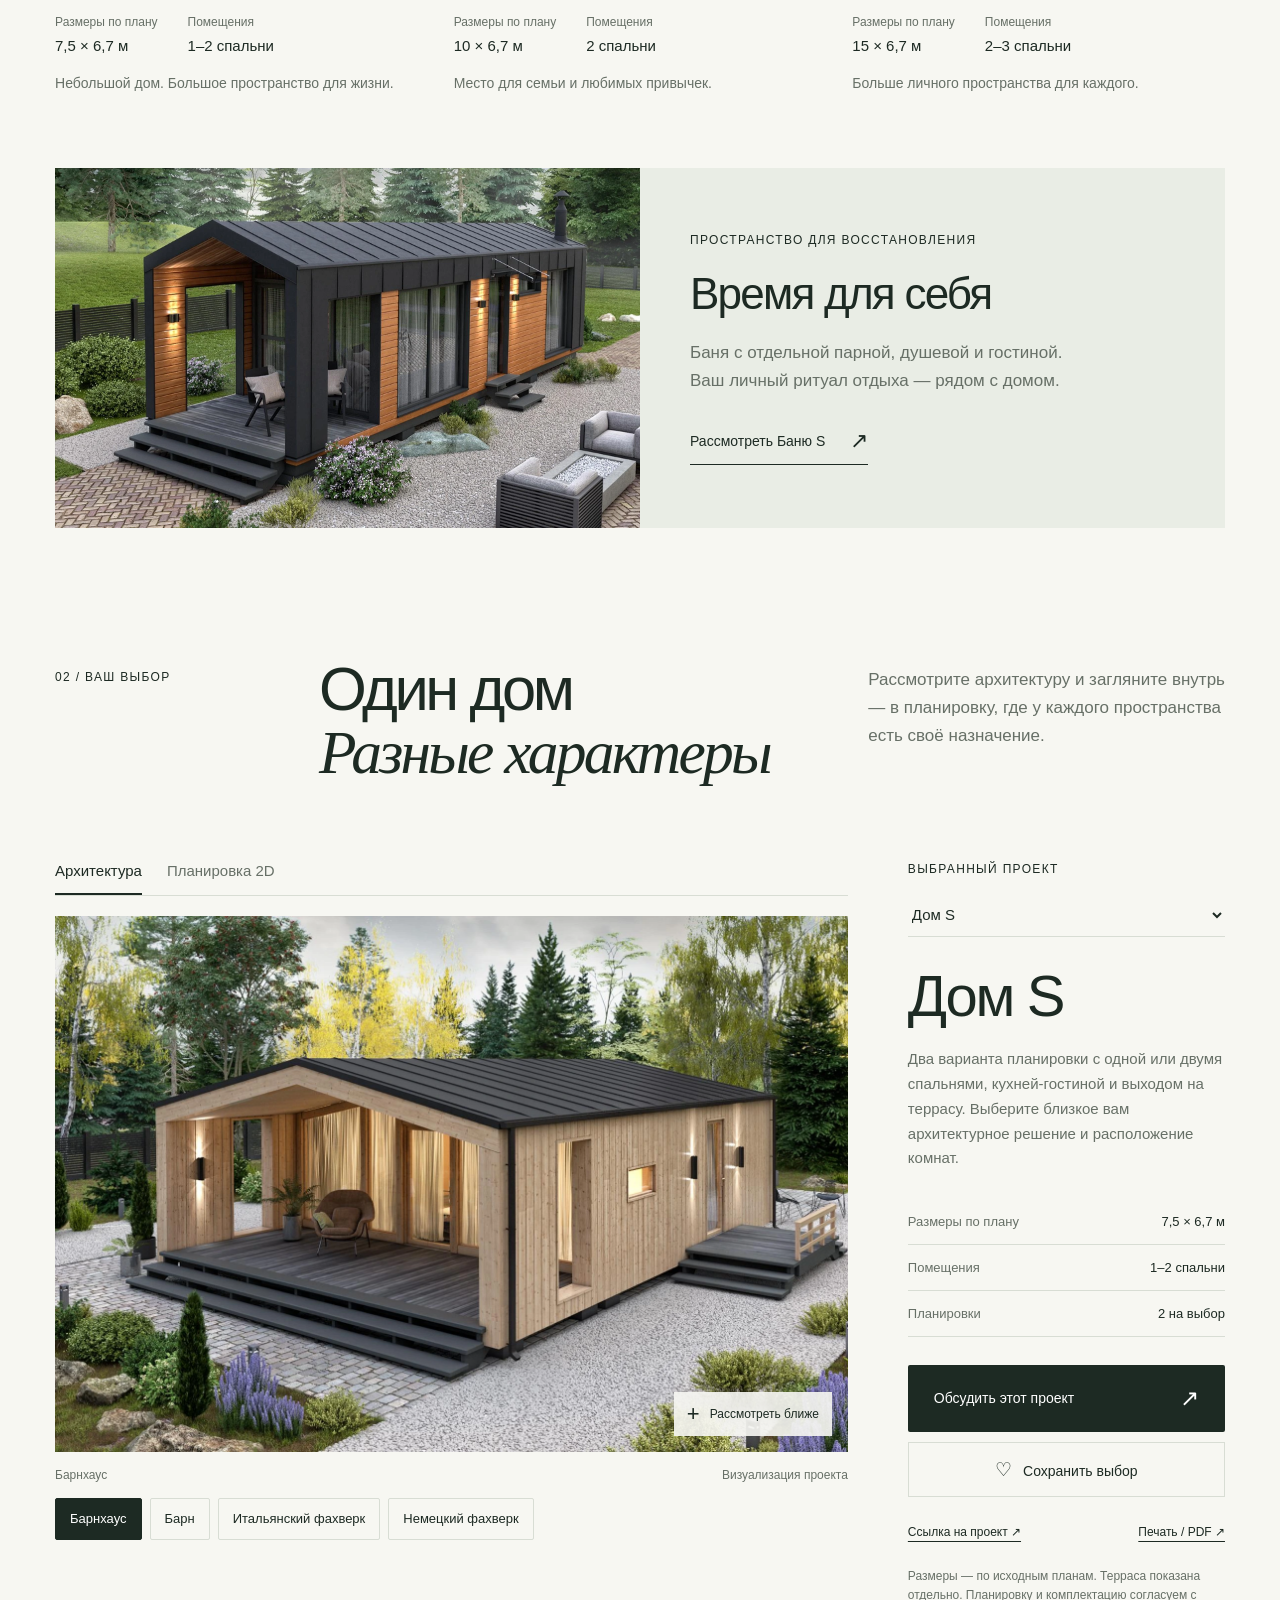
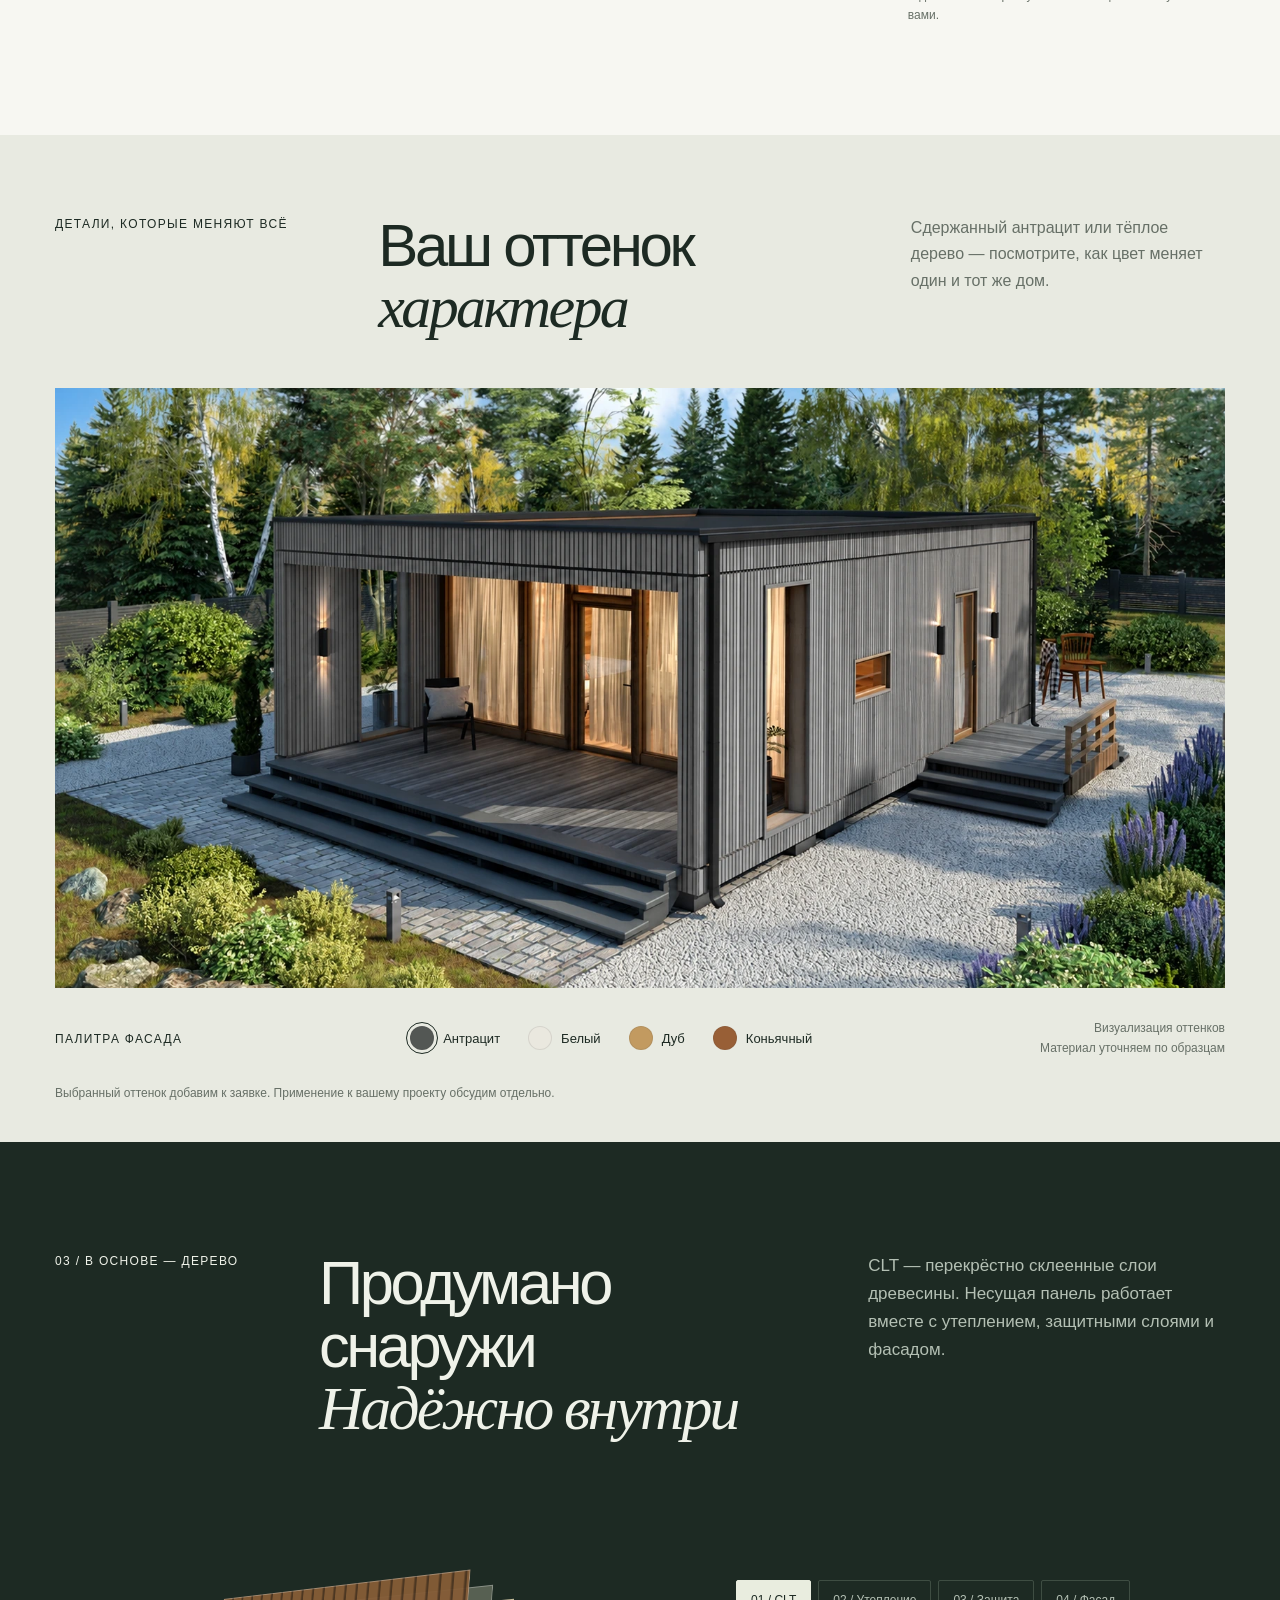
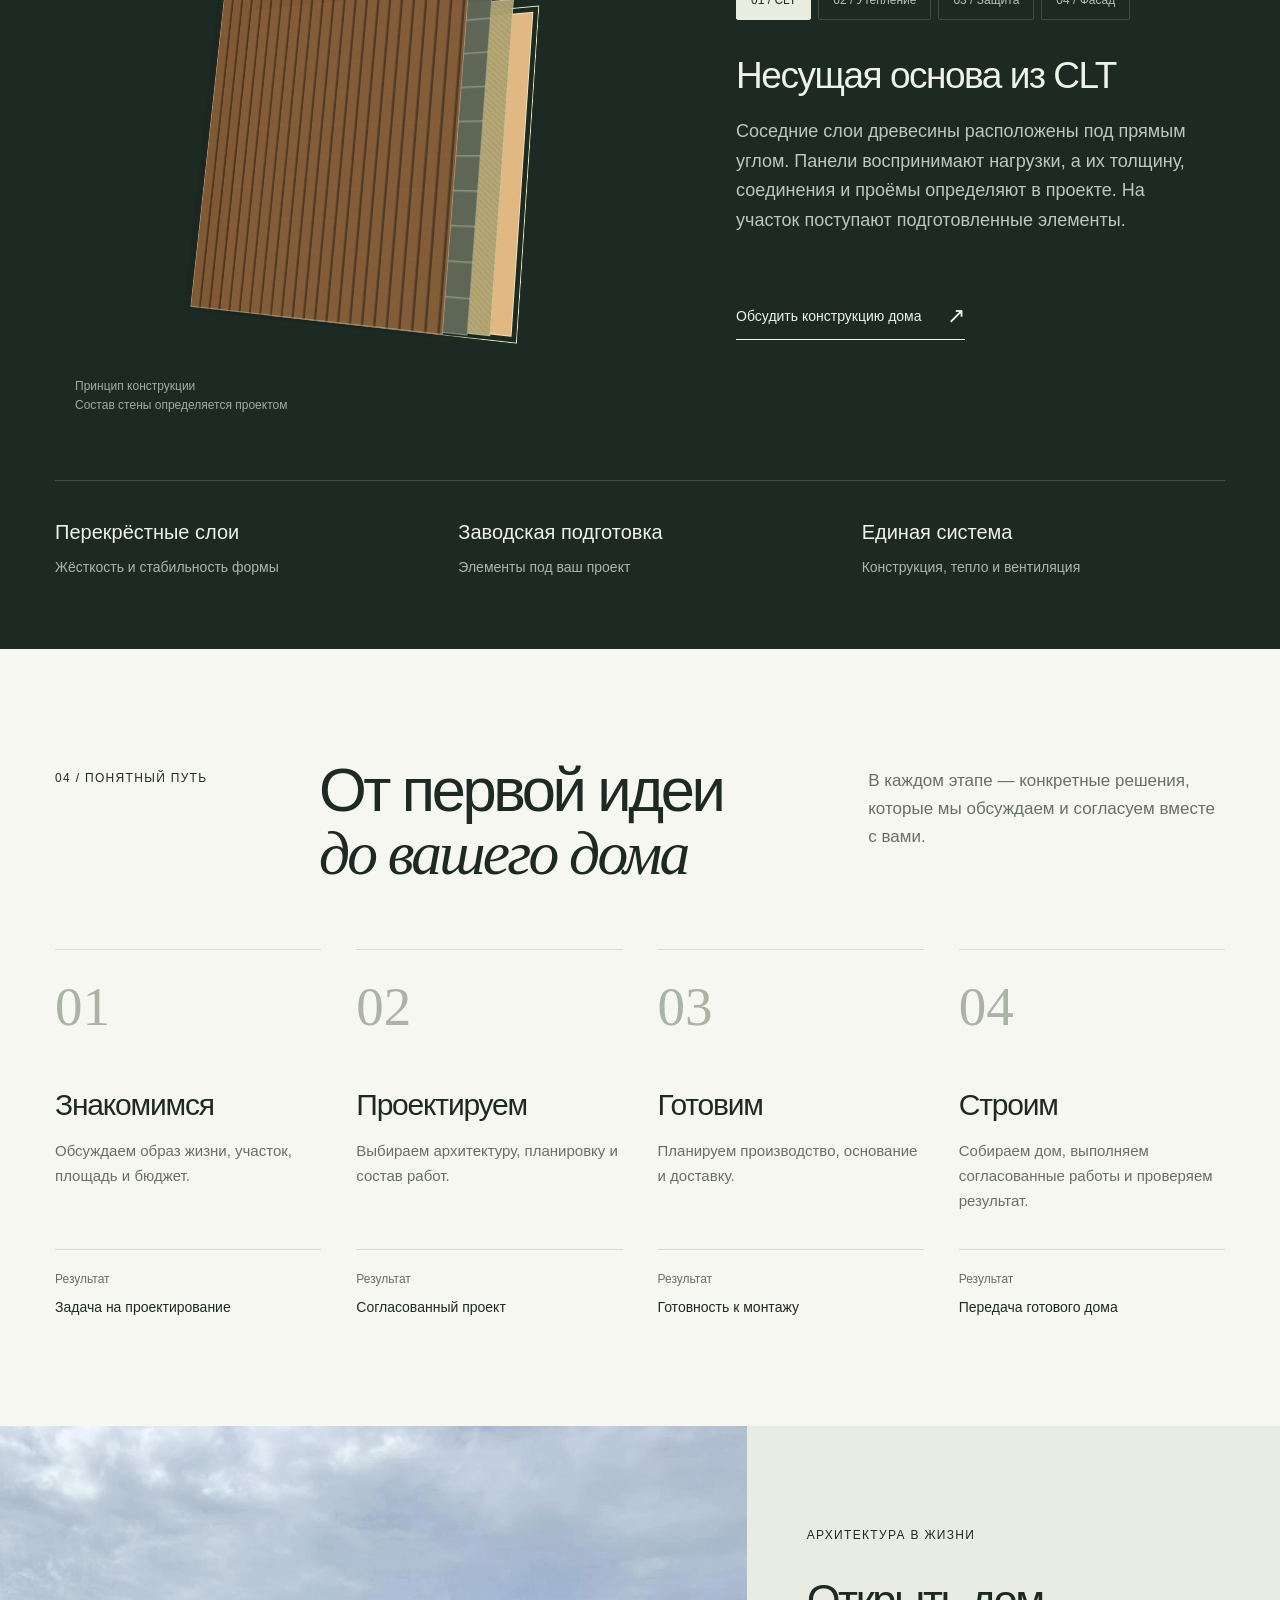
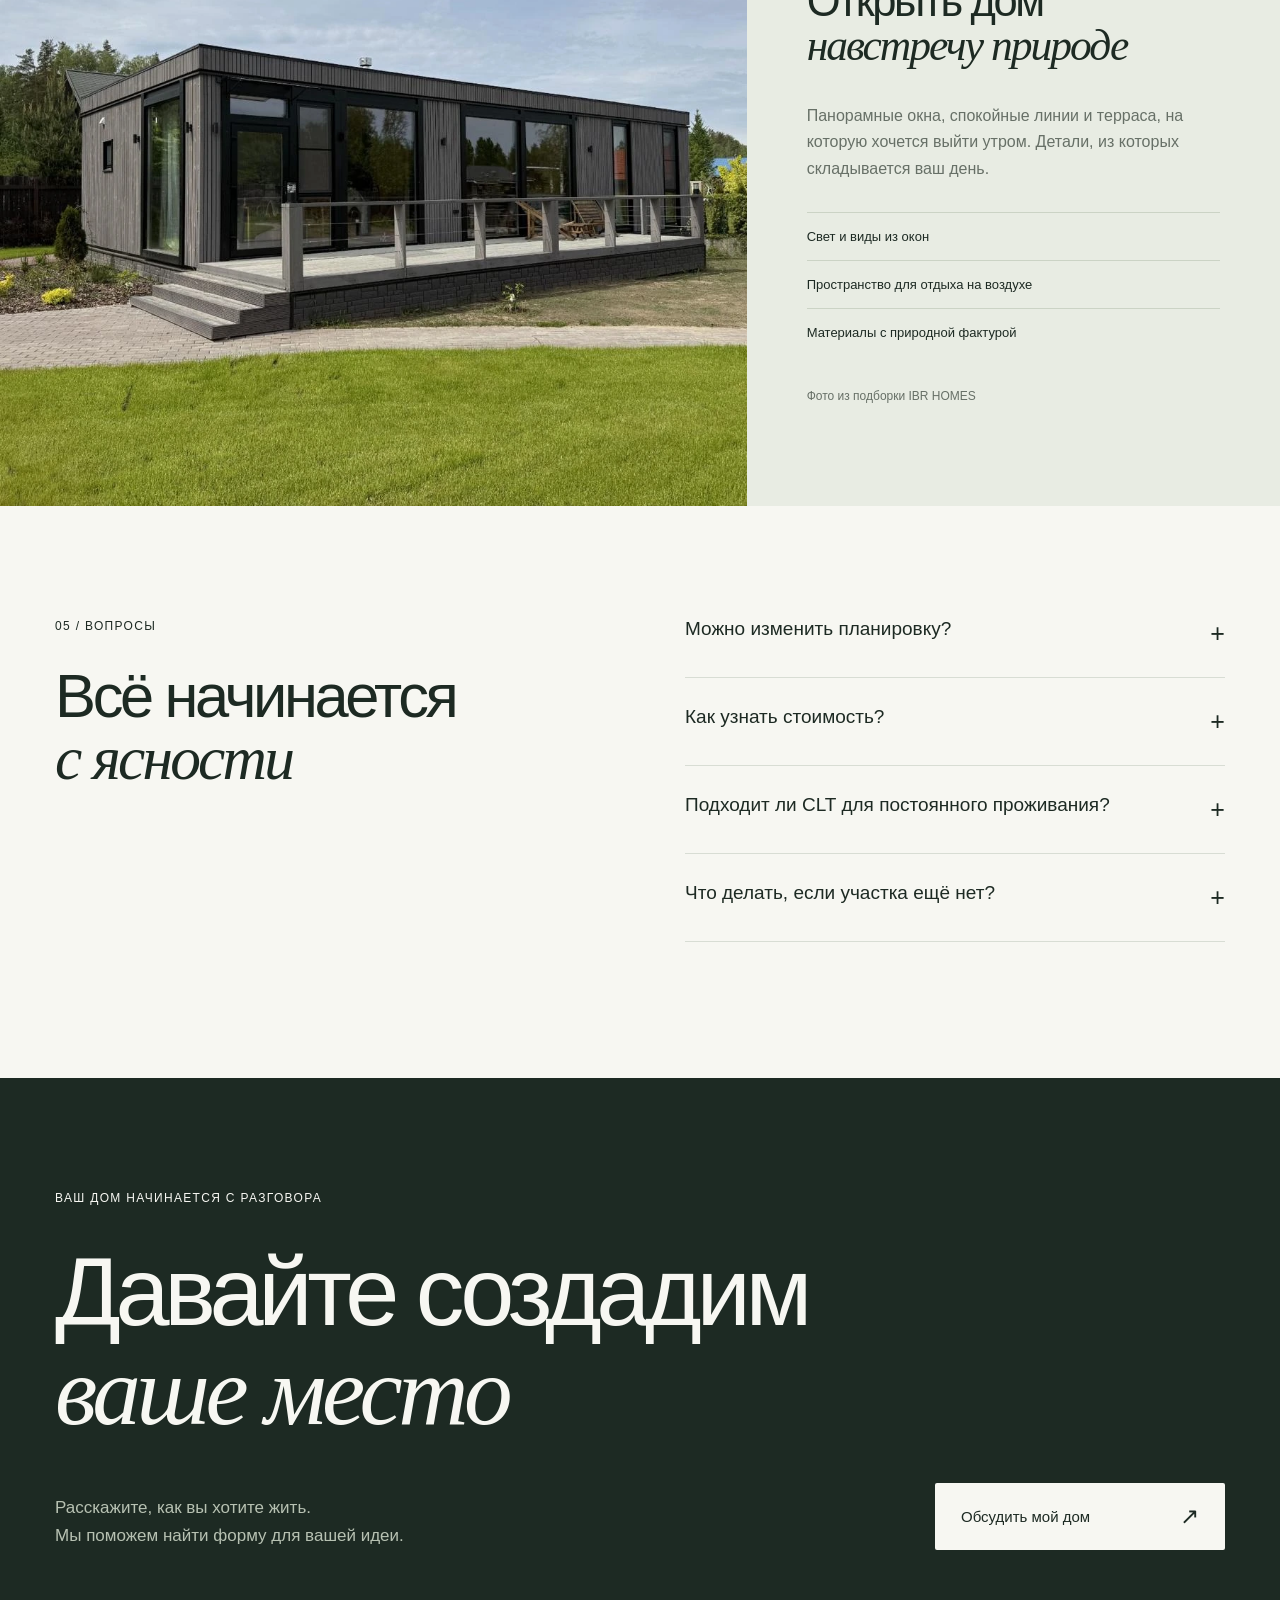
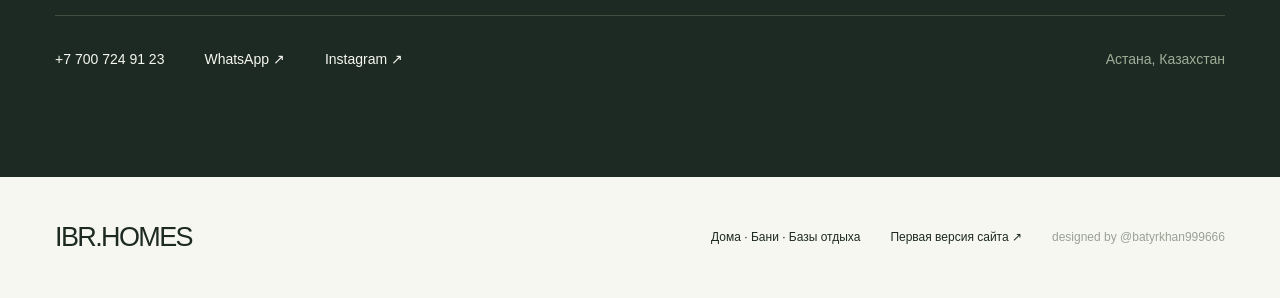
<file: concept/index.html>
<!doctype html>
<html lang="ru"><head><meta charset="utf-8"><meta name="viewport" content="width=device-width,initial-scale=1"><meta name="robots" content="noindex,follow"><meta name="theme-color" content="#1c2923"><meta name="description" content="Дома и бани IBR HOMES из CLT. Сравните проекты, выберите архитектуру и планировку, обсудите свой дом с командой."><title>IBR HOMES — пространство для вашей жизни</title><link rel="icon" href="assets/logo.webp"><link rel="preload" as="image" href="assets/collection/barn-house.webp"><link rel="stylesheet" href="concept.css?v=1"><script defer src="models.js?v=1"></script><script defer src="translations.js?v=1"></script><script defer src="concept-translations.js?v=1"></script><script defer src="i18n.js?v=1"></script><script defer src="concept.js?v=1"></script></head><body>
<a class="skip-link" href="#catalog">Перейти к выбору дома</a>
<header class="site-header"><a class="brand" href="#top" aria-label="IBR HOMES — на главную"><img src="assets/logo.webp" width="140" height="80" alt="IBR HOMES"></a><nav aria-label="Основная навигация"><a href="#catalog">Дома и бани</a><a href="#material">Технология CLT</a><a href="#process">Наш подход</a></nav><div class="header-actions"><div class="language-switch" role="group" aria-label="Выбор языка"><button data-language="ru" lang="ru" aria-pressed="true">RU</button><span aria-hidden="true">/</span><button data-language="kk" lang="kk" aria-pressed="false">ҚАЗ</button></div><button class="header-cta" data-contact>Обсудить проект <span aria-hidden="true">↗</span></button><button class="menu-toggle" aria-label="Открыть меню" aria-controls="menu" aria-expanded="false"><span></span><span></span></button></div></header>
<dialog id="menu" class="menu-dialog"><button class="close" data-close aria-label="Закрыть меню">×</button><span class="eyebrow">IBR HOMES</span><nav><a href="#catalog">Дома и бани</a><a href="#atelier">Архитектура и планировки</a><a href="#palette">Цвета фасада</a><a href="#material">Технология CLT</a><a href="#process">Наш подход</a><a href="#contacts">Контакты</a></nav><a href="tel:+77007249123">+7 700 724 91 23</a></dialog>
<main>
<section class="hero" id="top" aria-labelledby="hero-title"><div class="hero-pictures"><img class="hero-day" src="assets/collection/barn-house.webp" srcset="assets/collection/barn-house-small.webp 800w, assets/collection/barn-house.webp 1920w" sizes="100vw" alt="Деревянный барнхаус с террасой среди деревьев" width="1920" height="1080" fetchpriority="high"><img class="hero-evening" src="assets/scene/evening.webp" alt="" width="1672" height="941" aria-hidden="true"></div><div class="hero-content"><p class="eyebrow">ДОМА И БАНИ ИЗ CLT · КАЗАХСТАН</p><h1 id="hero-title">Место, где<br><em>хочется остаться</em></h1><div class="hero-lower"><div class="hero-buttons"><a class="button light" href="#catalog">Выбрать дом <span aria-hidden="true">↗</span></a><button class="hero-link" data-contact>Получить расчёт <span aria-hidden="true">↗</span></button></div><div class="mood-control" role="group" aria-label="Освещение дома"><button data-mood="day" aria-pressed="true"><span aria-hidden="true">☼</span> День</button><button data-mood="evening" aria-pressed="false"><span aria-hidden="true">☾</span> Вечер</button></div></div></div><div class="hero-foot"><a href="#catalog">Знакомство с вашим будущим домом <span aria-hidden="true">↓</span></a><span>Архитектурная визуализация</span></div></section>
<section id="catalog" class="section collection"><div class="section-heading reveal"><span class="eyebrow">01 / КОЛЛЕКЦИЯ</span><h2>Найдите свой<br><em>масштаб жизни</em></h2><div><p>Компактный дом для двоих, пространство для семьи или собственная баня. Начните с того, что важно вам.</p><button class="text-link" id="compare-open">Сравнить дома S / M / L <span aria-hidden="true">↗</span></button></div></div><div id="house-grid" class="house-grid"></div><div id="bath-card"></div></section>
<section id="atelier" class="section atelier"><div class="section-heading reveal"><span class="eyebrow">02 / ВАШ ВЫБОР</span><h2>Один дом<br><em>Разные характеры</em></h2><p>Рассмотрите архитектуру и загляните внутрь — в планировку, где у каждого пространства есть своё назначение.</p></div><div class="atelier-layout"><div class="project-visual"><div class="view-switch" role="tablist" aria-label="Вид проекта"><button id="exterior-tab" role="tab" aria-selected="true" aria-controls="project-panel" data-view="exterior">Архитектура</button><button id="plan-tab" role="tab" aria-selected="false" aria-controls="project-panel" data-view="plan">Планировка 2D</button></div><div id="project-panel" role="tabpanel" aria-labelledby="exterior-tab"><button id="project-stage" class="project-stage" aria-label="Открыть изображение крупнее"><img id="project-exterior" src="assets/catalog/house-s/exterior-1.webp" alt="Дом S — Барнхаус" loading="lazy"><img id="project-plan" src="assets/catalog/house-s/plan-1.webp" alt="Дом S: одна спальня, вид сверху" loading="lazy"><span class="zoom-hint"><span aria-hidden="true">+</span> Рассмотреть ближе</span></button></div><div class="media-caption"><span id="media-name"></span><span id="media-note">Визуализация проекта</span></div><div class="variant-list" id="exterior-options" role="group" aria-label="Варианты архитектуры"></div><div class="variant-list" id="plan-options" role="group" aria-label="Варианты планировки" hidden></div><p class="plan-copy" id="plan-copy" hidden></p></div><aside class="project-info"><label class="eyebrow" for="model-select">ВЫБРАННЫЙ ПРОЕКТ</label><select id="model-select" aria-label="Выбрать проект"></select><h3 id="project-name"></h3><p id="project-copy"></p><dl id="project-specs" class="specs"></dl><div class="project-actions"><button class="button dark" data-contact>Обсудить этот проект <span aria-hidden="true">↗</span></button><button class="save-button" id="save-project" aria-pressed="false"><span aria-hidden="true">♡</span> Сохранить выбор</button><div class="small-actions"><button id="share-project">Ссылка на проект ↗</button><button id="print-project">Печать / PDF ↗</button></div></div><p class="fine-print">Размеры — по исходным планам. Терраса показана отдельно. Планировку и комплектацию согласуем с вами.</p></aside></div></section>
<section id="palette" class="palette-section"><div class="palette-heading reveal"><span class="eyebrow">ДЕТАЛИ, КОТОРЫЕ МЕНЯЮТ ВСЁ</span><h2>Ваш оттенок<br><em>характера</em></h2><p>Сдержанный антрацит или тёплое дерево — посмотрите, как цвет меняет один и тот же дом.</p></div><div class="palette-stage" role="img" aria-label="Дом с выбранным цветом фасада"><img src="assets/facades/gray.webp" alt="" loading="lazy"><img src="assets/facades/white.webp" alt="" loading="lazy"><img src="assets/facades/oak.webp" alt="" loading="lazy"><img src="assets/facades/cognac.webp" alt="" loading="lazy"></div><div class="palette-bottom"><span class="eyebrow">ПАЛИТРА ФАСАДА</span><div class="swatches" role="group" aria-label="Цвет фасада"><button data-color="0" aria-pressed="true"><i style="--color:#535754"></i><span>Антрацит</span></button><button data-color="1" aria-pressed="false"><i style="--color:#eae8df"></i><span>Белый</span></button><button data-color="2" aria-pressed="false"><i style="--color:#c29a60"></i><span>Дуб</span></button><button data-color="3" aria-pressed="false"><i style="--color:#985f36"></i><span>Коньячный</span></button></div><p>Визуализация оттенков<br>Материал уточняем по образцам</p></div><p class="palette-selection-note">Выбранный оттенок добавим к заявке. Применение к вашему проекту обсудим отдельно.</p></section>
<section id="material" class="section material"><div class="material-intro reveal"><span class="eyebrow">03 / В ОСНОВЕ — ДЕРЕВО</span><h2>Продумано снаружи<br><em>Надёжно внутри</em></h2><p>CLT — перекрёстно склеенные слои древесины. Несущая панель работает вместе с утеплением, защитными слоями и фасадом.</p></div><div class="material-layout"><div class="wall-diagram" role="img" aria-label="Условная схема слоёв стены: CLT, утепление, защита и фасад"><div class="wall-layers" aria-hidden="true"><div class="wall-layer timber" data-layer="0"><span>CLT</span></div><div class="wall-layer insulation" data-layer="1"></div><div class="wall-layer membrane" data-layer="2"></div><div class="wall-layer facade" data-layer="3"></div></div><span class="diagram-caption">Принцип конструкции<br>Состав стены определяется проектом</span></div><div class="layer-panel"><div class="layer-buttons" role="tablist" aria-label="Слои стены"><button role="tab" id="layer-tab-0" aria-controls="layer-content" data-layer-select="0" aria-selected="true">01 / CLT</button><button role="tab" id="layer-tab-1" aria-controls="layer-content" data-layer-select="1" aria-selected="false">02 / Утепление</button><button role="tab" id="layer-tab-2" aria-controls="layer-content" data-layer-select="2" aria-selected="false">03 / Защита</button><button role="tab" id="layer-tab-3" aria-controls="layer-content" data-layer-select="3" aria-selected="false">04 / Фасад</button></div><div id="layer-content" role="tabpanel" aria-labelledby="layer-tab-0"><h3 id="layer-title"></h3><p id="layer-copy"></p></div><a href="#contacts" class="text-link">Обсудить конструкцию дома <span aria-hidden="true">↗</span></a></div></div><div class="material-facts"><div><span>Перекрёстные слои</span><p>Жёсткость и стабильность формы</p></div><div><span>Заводская подготовка</span><p>Элементы под ваш проект</p></div><div><span>Единая система</span><p>Конструкция, тепло и вентиляция</p></div></div></section>
<section id="process" class="section process"><div class="section-heading reveal"><span class="eyebrow">04 / ПОНЯТНЫЙ ПУТЬ</span><h2>От первой идеи<br><em>до вашего дома</em></h2><p>В каждом этапе — конкретные решения, которые мы обсуждаем и согласуем вместе с вами.</p></div><div class="process-grid"><article class="reveal"><span class="step-number">01</span><h3>Знакомимся</h3><p>Обсуждаем образ жизни, участок, площадь и бюджет.</p><div><span>Результат</span><strong>Задача на проектирование</strong></div></article><article class="reveal"><span class="step-number">02</span><h3>Проектируем</h3><p>Выбираем архитектуру, планировку и состав работ.</p><div><span>Результат</span><strong>Согласованный проект</strong></div></article><article class="reveal"><span class="step-number">03</span><h3>Готовим</h3><p>Планируем производство, основание и доставку.</p><div><span>Результат</span><strong>Готовность к монтажу</strong></div></article><article class="reveal"><span class="step-number">04</span><h3>Строим</h3><p>Собираем дом, выполняем согласованные работы и проверяем результат.</p><div><span>Результат</span><strong>Передача готового дома</strong></div></article></div></section>
<section class="real-house"><div class="real-image reveal"><img src="assets/collection/hero.webp" srcset="assets/collection/hero-small.webp 800w, assets/collection/hero.webp 1280w" sizes="(max-width:700px) 100vw, 65vw" alt="Фотография дома с панорамными окнами и открытой террасой" loading="lazy"></div><div class="real-copy reveal"><span class="eyebrow">АРХИТЕКТУРА В ЖИЗНИ</span><h2>Открыть дом<br><em>навстречу природе</em></h2><p>Панорамные окна, спокойные линии и терраса, на которую хочется выйти утром. Детали, из которых складывается ваш день.</p><ul><li>Свет и виды из окон</li><li>Пространство для отдыха на воздухе</li><li>Материалы с природной фактурой</li></ul><span class="fine-print">Фото из подборки IBR HOMES</span></div></section>
<section id="faq" class="section faq"><div class="faq-heading reveal"><span class="eyebrow">05 / ВОПРОСЫ</span><h2>Всё начинается<br><em>с ясности</em></h2></div><div class="faq-items"><details><summary>Можно изменить планировку?<span aria-hidden="true">+</span></summary><p>В каталоге есть несколько вариантов для каждого дома. Индивидуальные изменения обсуждаем с учётом конструкции и инженерных систем.</p><a href="#atelier">Рассмотреть планировки ↗</a></details><details><summary>Как узнать стоимость?<span aria-hidden="true">+</span></summary><p>Стоимость зависит от выбранного проекта, комплектации, участка и доставки. Сохраните понравившийся вариант и отправьте параметры команде для расчёта.</p><button class="text-link" data-contact>Получить расчёт ↗</button></details><details><summary>Подходит ли CLT для постоянного проживания?<span aria-hidden="true">+</span></summary><p>Для круглогодичного дома проектируют всю систему: несущие панели, утепление, окна, отопление и вентиляцию с учётом климата участка.</p><a href="#material">О технологии CLT ↗</a></details><details><summary>Что делать, если участка ещё нет?<span aria-hidden="true">+</span></summary><p>Начать можно с обсуждения площади, образа жизни и бюджета. Расположение дома, основание и логистику уточним после выбора участка.</p><a href="#process">Посмотреть этапы ↗</a></details></div></section>
<section id="contacts" class="section contact-section"><span class="eyebrow reveal">ВАШ ДОМ НАЧИНАЕТСЯ С РАЗГОВОРА</span><h2 class="reveal">Давайте создадим<br><em>ваше место</em></h2><div class="contact-bottom"><p>Расскажите, как вы хотите жить.<br>Мы поможем найти форму для вашей идеи.</p><button class="button light" data-contact>Обсудить мой дом <span aria-hidden="true">↗</span></button></div><div class="contact-links"><a href="tel:+77007249123">+7 700 724 91 23</a><a href="https://wa.me/77007249123" target="_blank" rel="noopener">WhatsApp ↗</a><a href="https://www.instagram.com/ibr_homes/" target="_blank" rel="noopener">Instagram ↗</a><span>Астана, Казахстан</span></div></section>
</main>
<footer><a class="footer-brand" href="#top">IBR.HOMES</a><span>Дома · Бани · Базы отдыха</span><a href="../?lang=ru" target="_blank" rel="noopener">Первая версия сайта ↗</a><span class="credit">designed by @batyrkhan999666</span></footer>
<dialog id="comparison" class="comparison-dialog"><button class="close" data-close aria-label="Закрыть сравнение">×</button><span class="eyebrow">КОЛЛЕКЦИЯ IBR HOMES</span><h2>Какой дом — ваш?</h2><div class="table-scroll" tabindex="0"><table id="compare-table"></table></div><p class="fine-print">Размеры указаны по исходным чертежам. Полезная площадь и комплектация уточняются для выбранной планировки.</p></dialog>
<dialog id="image-dialog" class="image-dialog"><button class="close" data-close aria-label="Закрыть изображение">×</button><div class="image-tools"><button id="image-zoom">Увеличить +</button><a id="image-original" target="_blank" rel="noopener">Открыть оригинал ↗</a></div><div class="image-canvas" tabindex="0"><img id="large-image" alt=""></div><p id="image-caption"></p></dialog>
<dialog id="request" class="request-dialog"><button class="close" data-close aria-label="Закрыть заявку">×</button><div class="request-heading"><span class="eyebrow">НАЧНЁМ С ВАШЕЙ ИДЕИ</span><h2>Обсудим ваш дом</h2><p>Подготовим сообщение с выбранным проектом. Вы проверите его перед отправкой в WhatsApp.</p></div><form id="request-form" novalidate><div id="request-project" class="request-project"></div><div class="request-fields"><label class="wide">Направление<select name="direction"><option value="Дом">Дом</option><option value="Баня">Баня</option><option value="База отдыха">База отдыха</option></select></label><label>Как к вам обращаться<input name="name" autocomplete="name" required maxlength="80" placeholder="Ваше имя"></label><label>Телефон<input name="phone" type="tel" autocomplete="tel" required maxlength="24" placeholder="+7 700 000 00 00"></label><label>Город или район<input name="city" autocomplete="address-level2" required maxlength="100" placeholder="Место строительства"></label><label>Участок<select name="plot"><option value="Есть участок">Есть участок</option><option value="Выбираю участок">Выбираю участок</option></select></label><label class="wide">Что важно в вашем доме?<textarea name="comment" rows="3" maxlength="1000" placeholder="Состав семьи, пожелания, сроки"></textarea></label></div><label class="consent"><input name="consent" type="checkbox" required><span>Согласен передать указанные данные IBR HOMES через WhatsApp для обсуждения проекта.</span></label><p class="form-error" role="alert"></p><button class="button dark" type="submit">Проверить сообщение <span aria-hidden="true">↗</span></button><p class="fine-print">Сайт не отправляет данные автоматически. Сообщение поступит команде после подтверждения в WhatsApp.</p></form><div id="request-result" hidden><h3>Проверьте сообщение</h3><pre id="request-summary" data-no-translate></pre><div class="result-actions"><button id="request-edit" class="text-link">← Изменить</button><a id="request-send" class="button dark" target="_blank" rel="noopener">Открыть WhatsApp ↗</a></div></div></dialog>
<div id="toast" role="status" aria-live="polite"></div><div id="print-sheet" aria-hidden="true"></div>
</body></html>
</file>
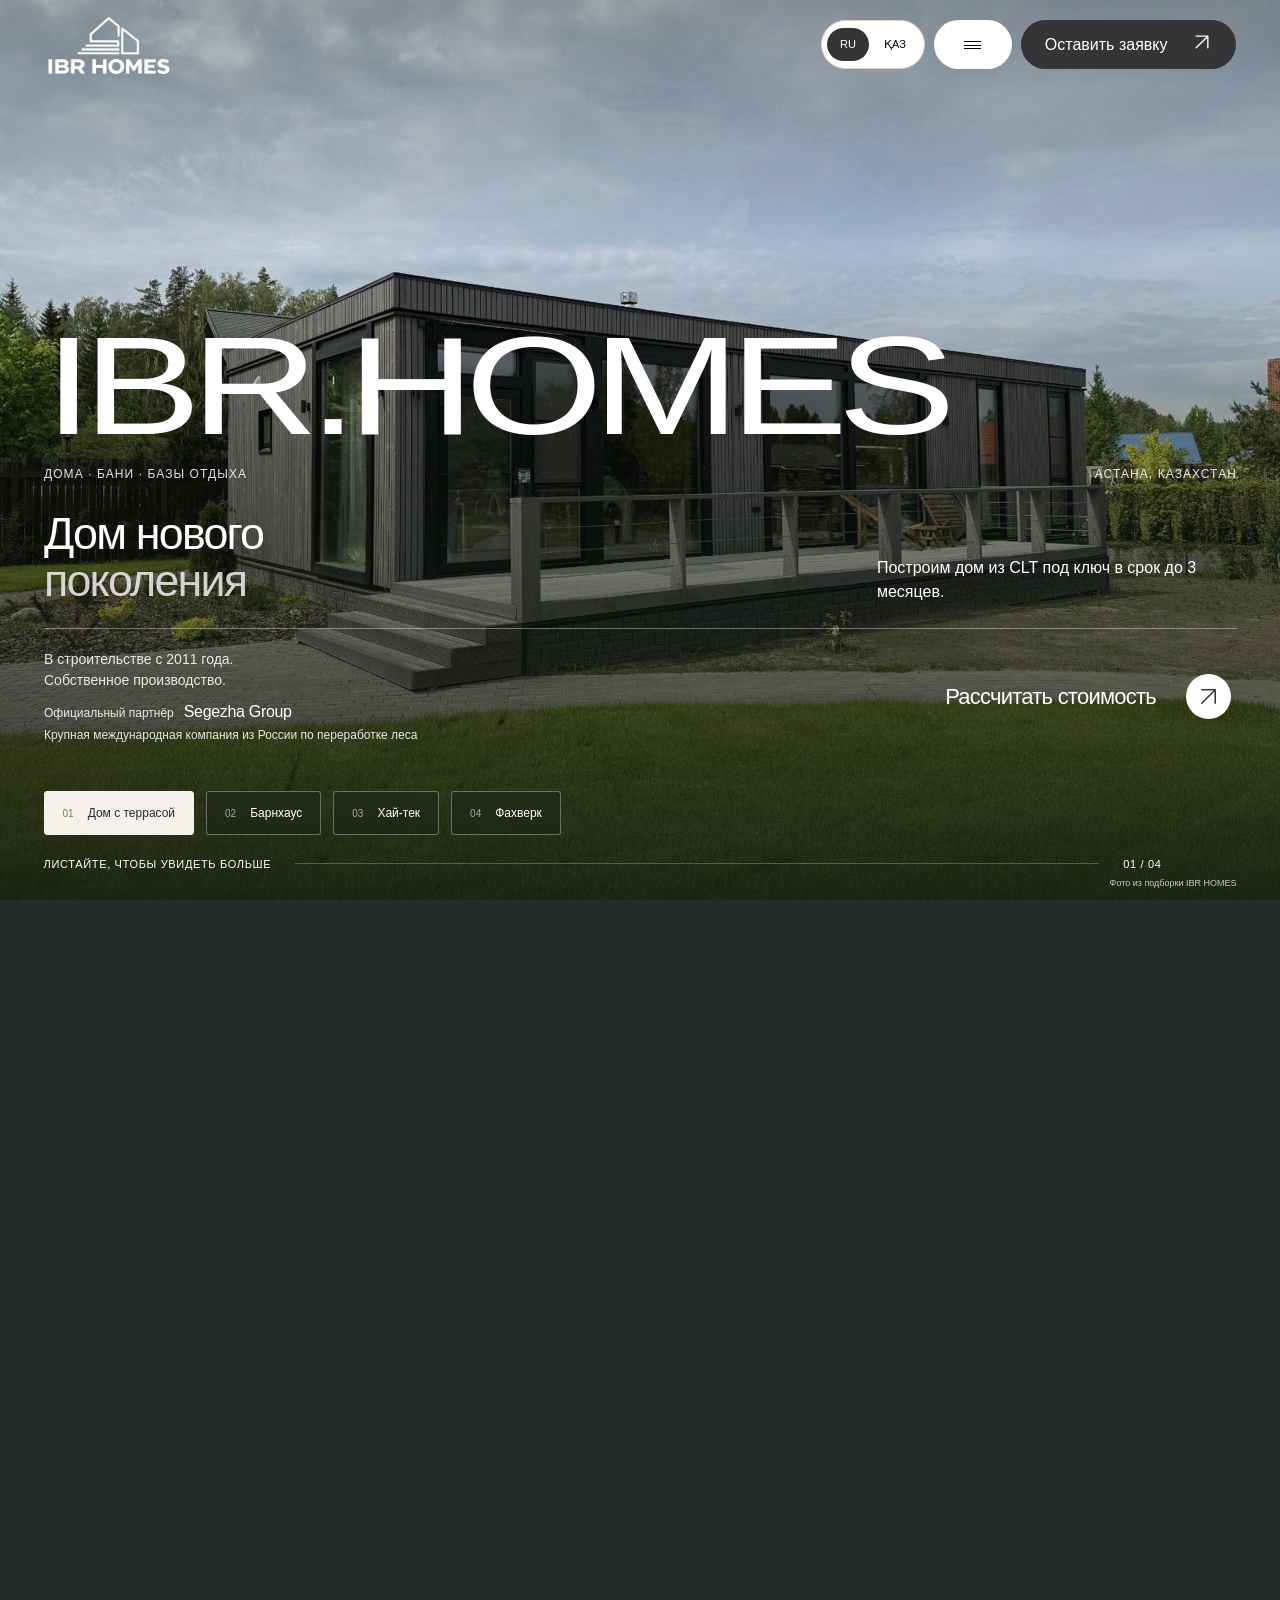
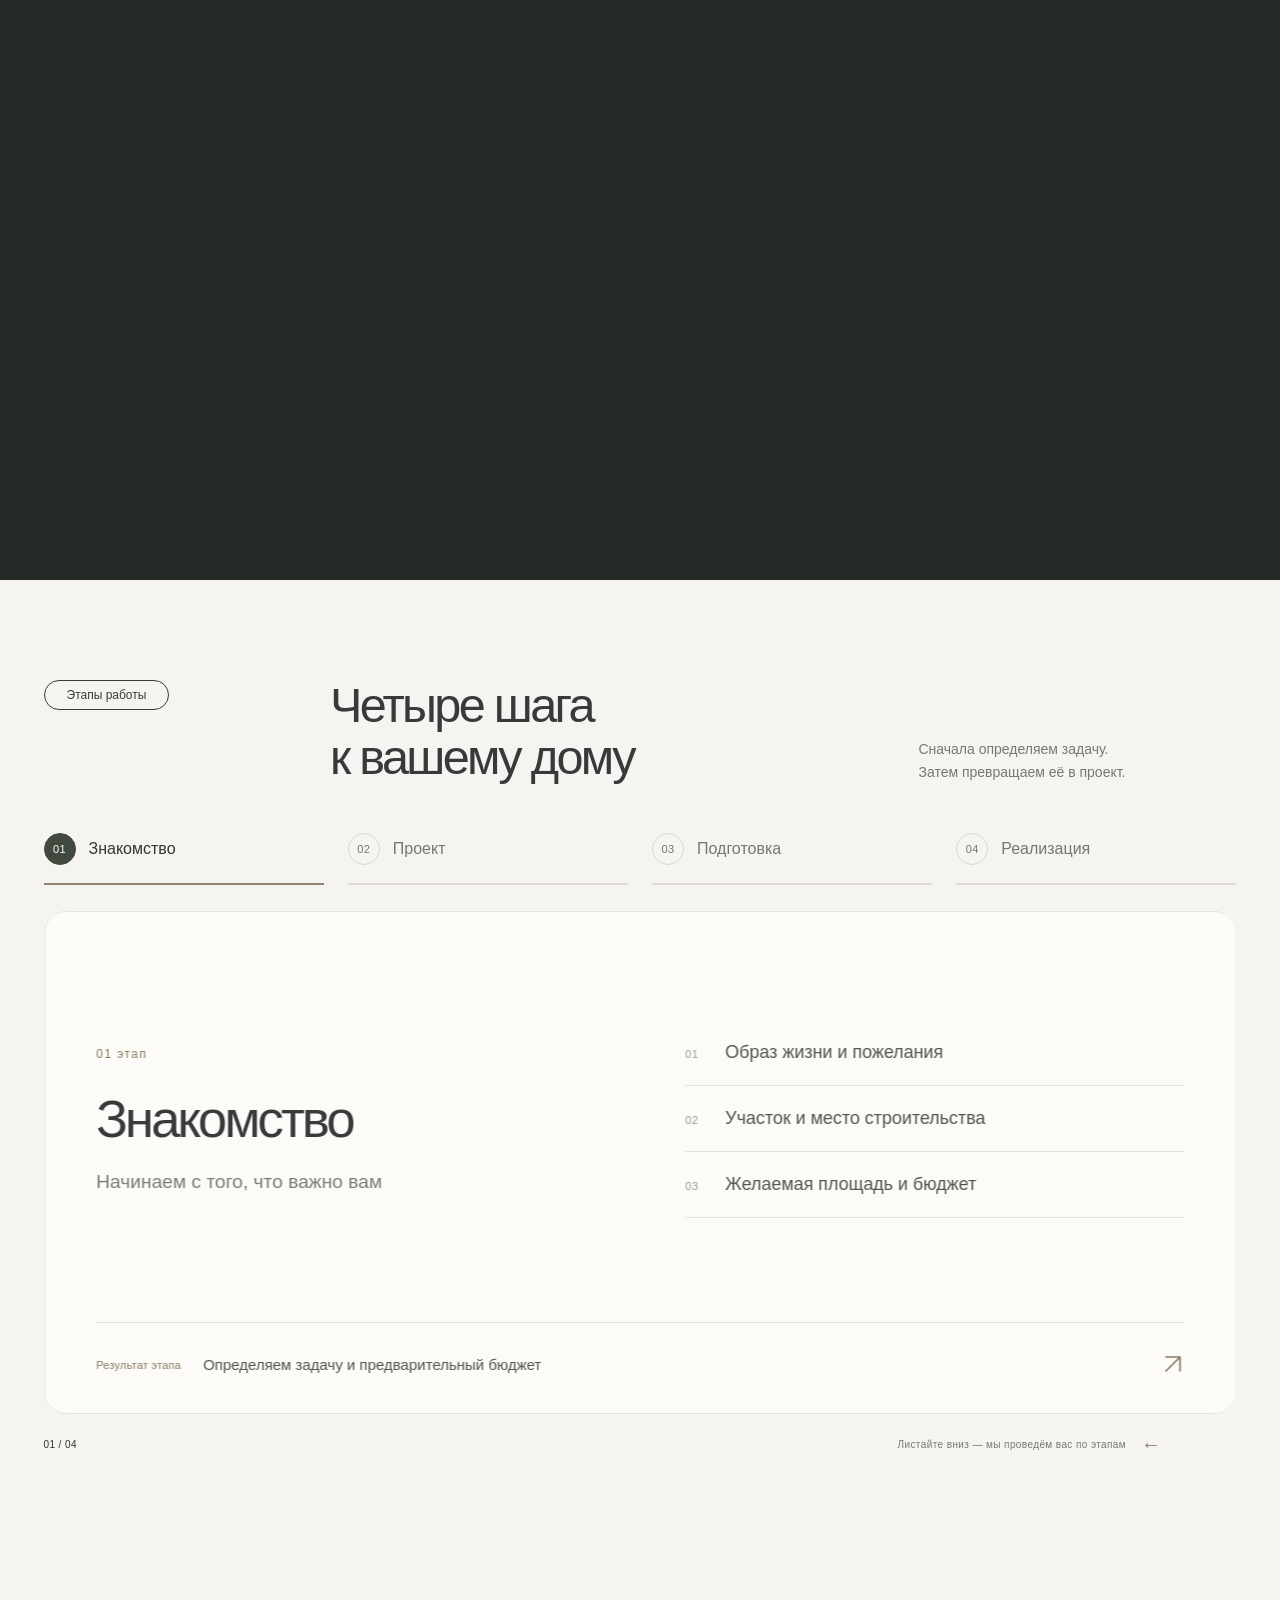
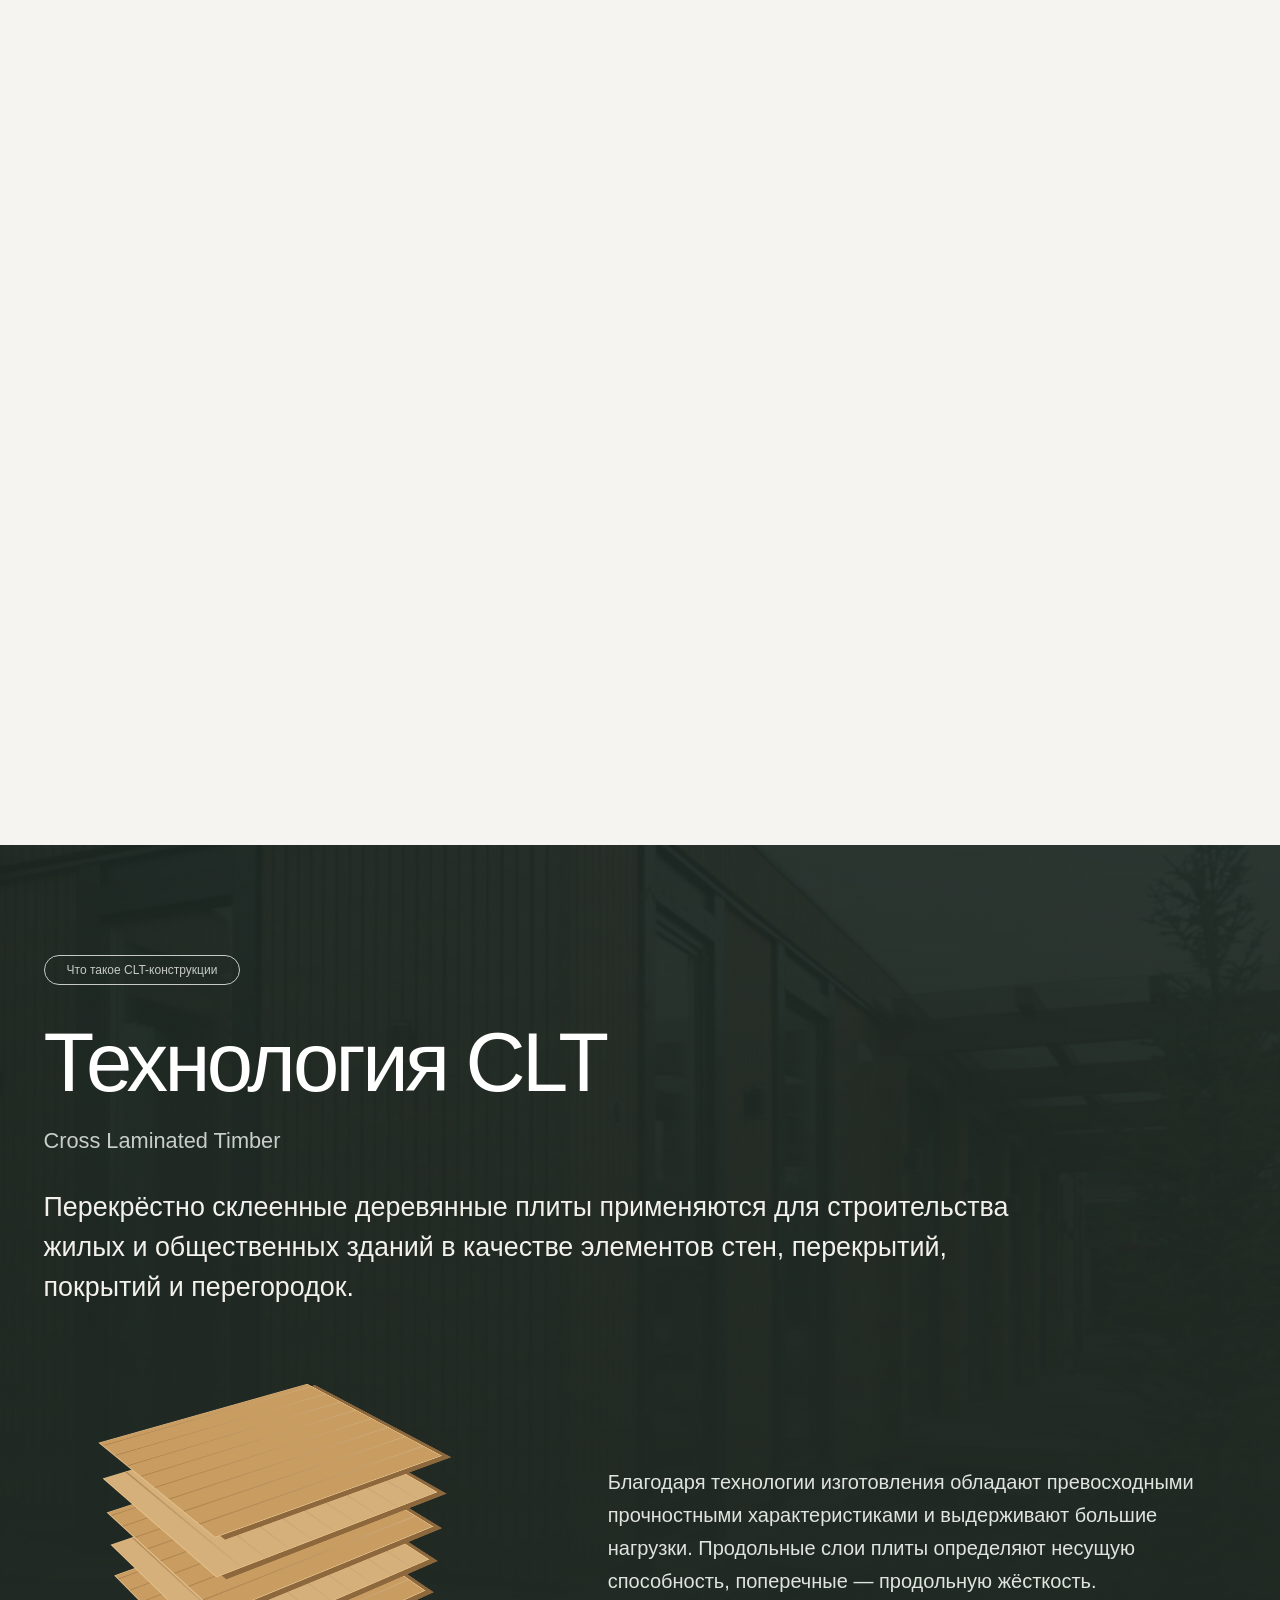
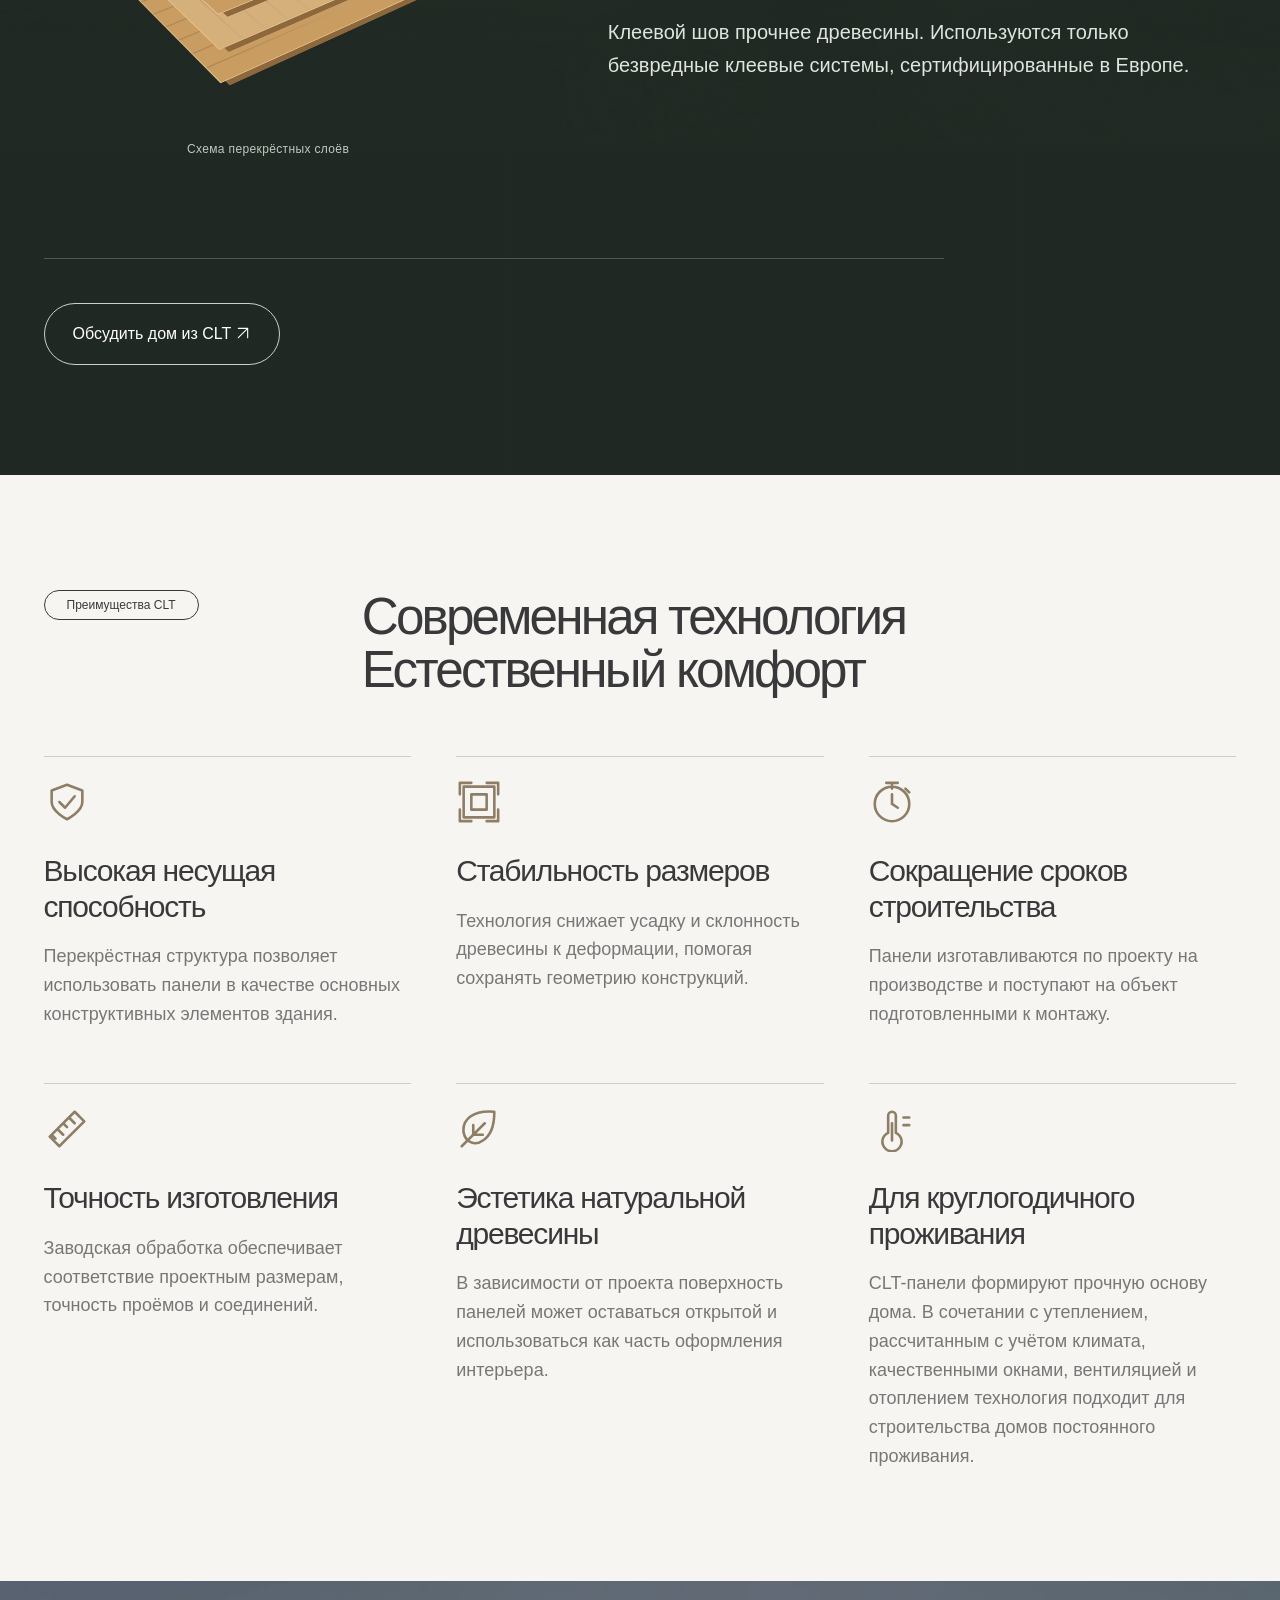
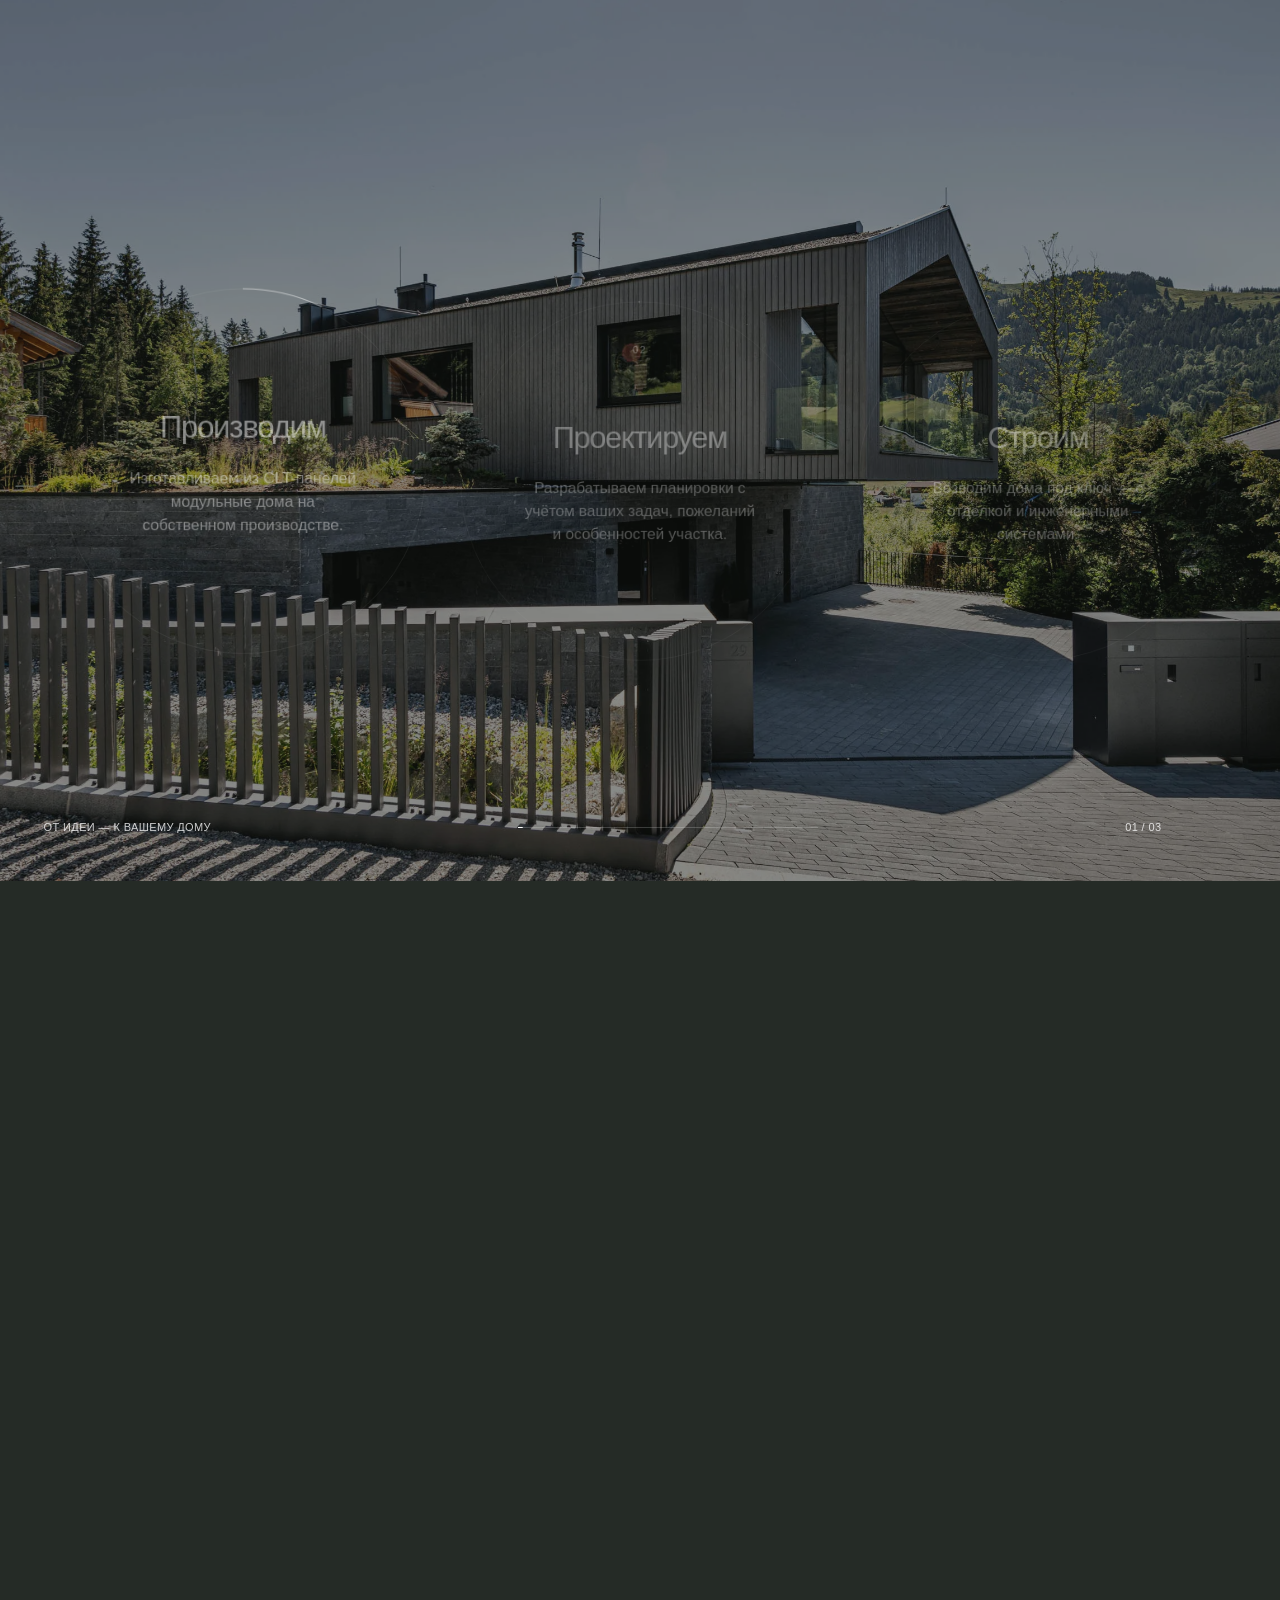
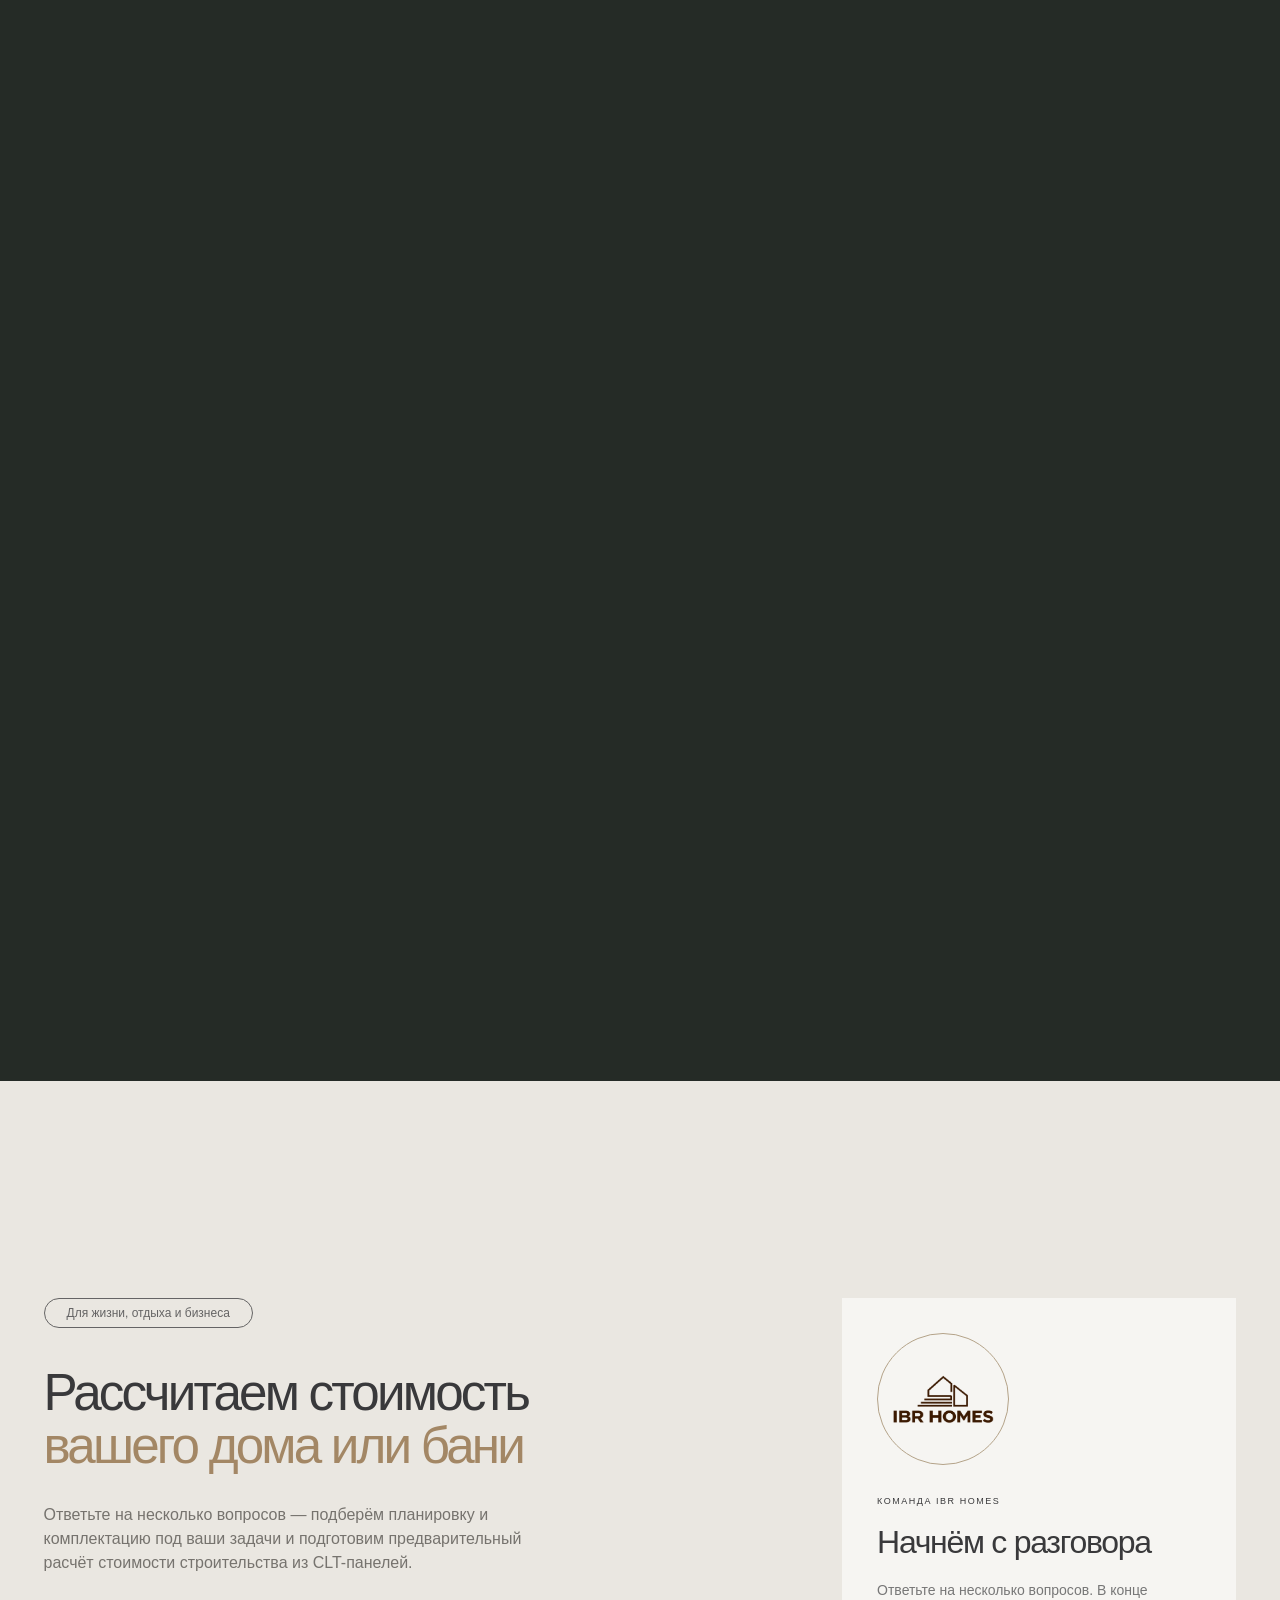
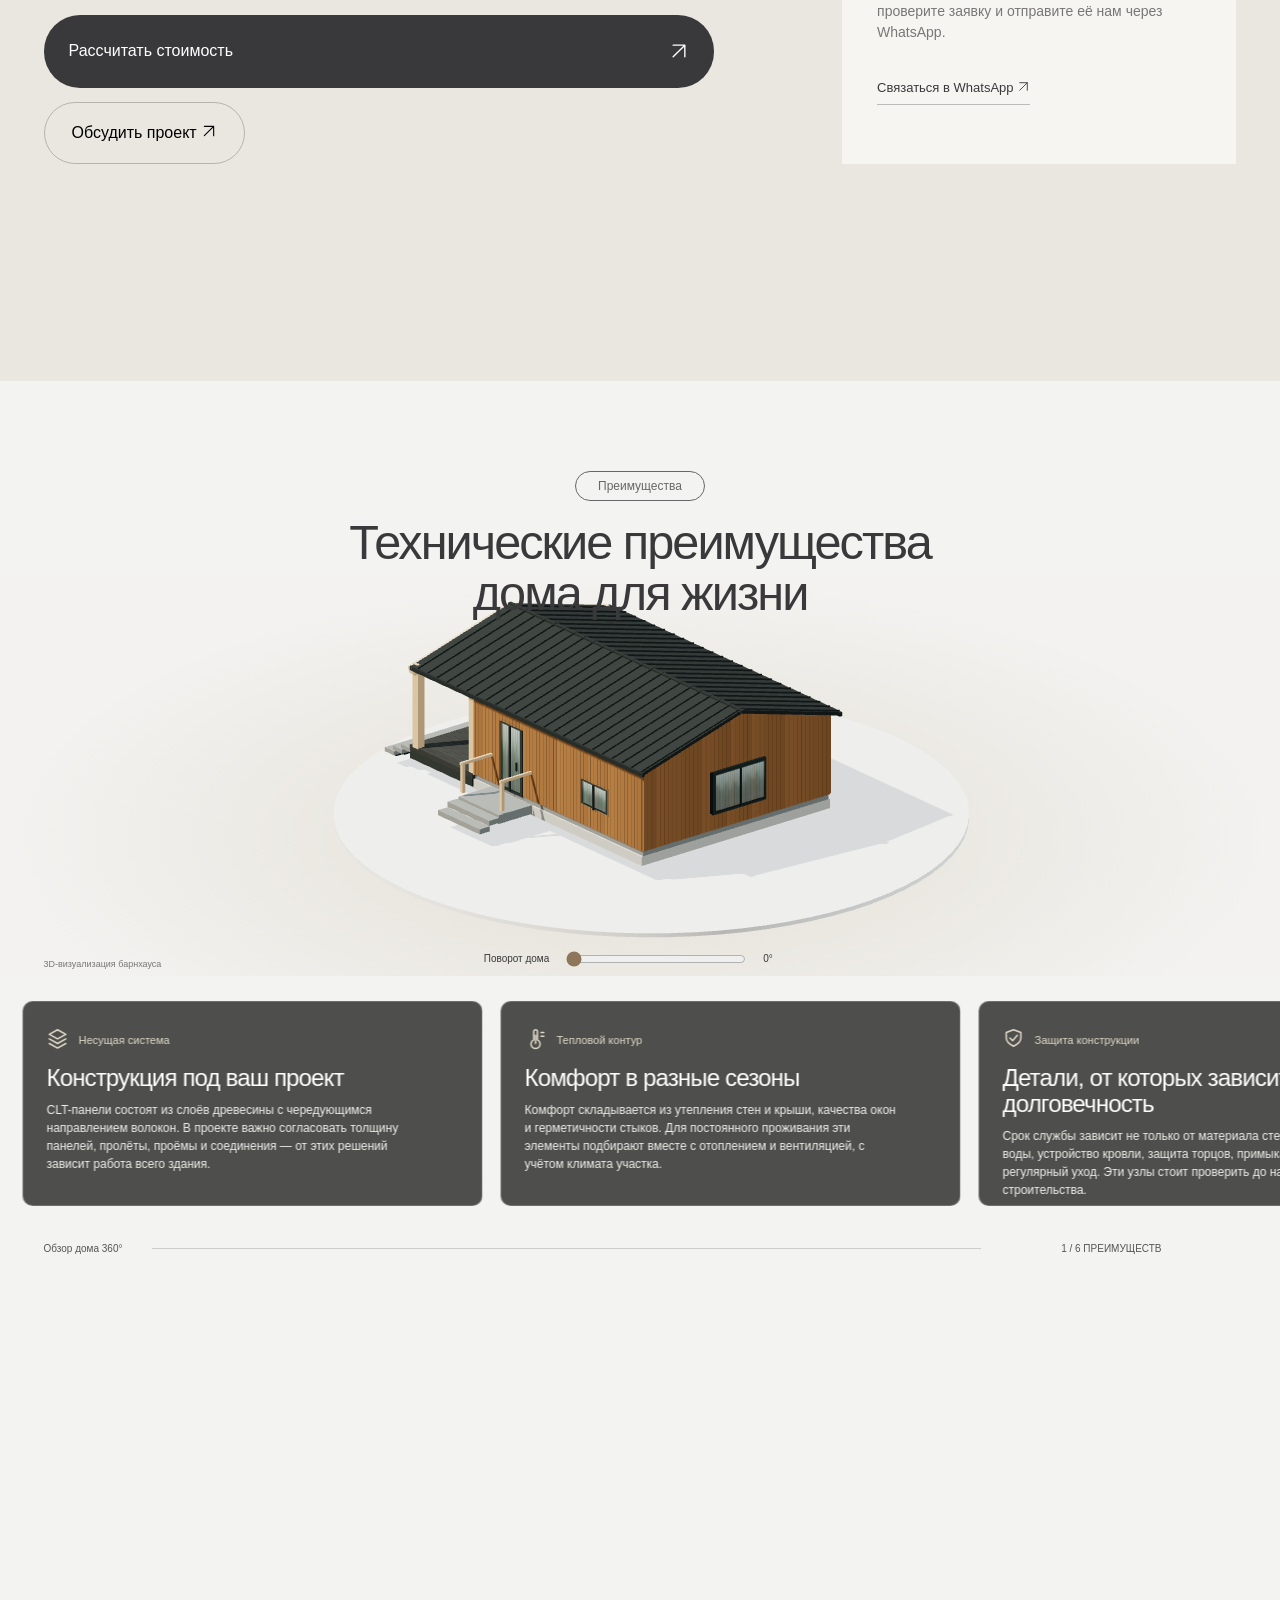
<file: module/index.html>
<!doctype html><html lang="ru"><head><meta charset="utf-8"><meta name="viewport" content="width=device-width,initial-scale=1"><meta http-equiv="refresh" content="0;url=../index.html#catalog"><title>IBR HOMES — переход на главную</title></head><body><p>Все разделы теперь на одной странице. <a href="../index.html#catalog">Открыть IBR HOMES</a></p><script>location.replace('../index.html'+(location.hash||'#catalog'));</script></body></html>
</file>
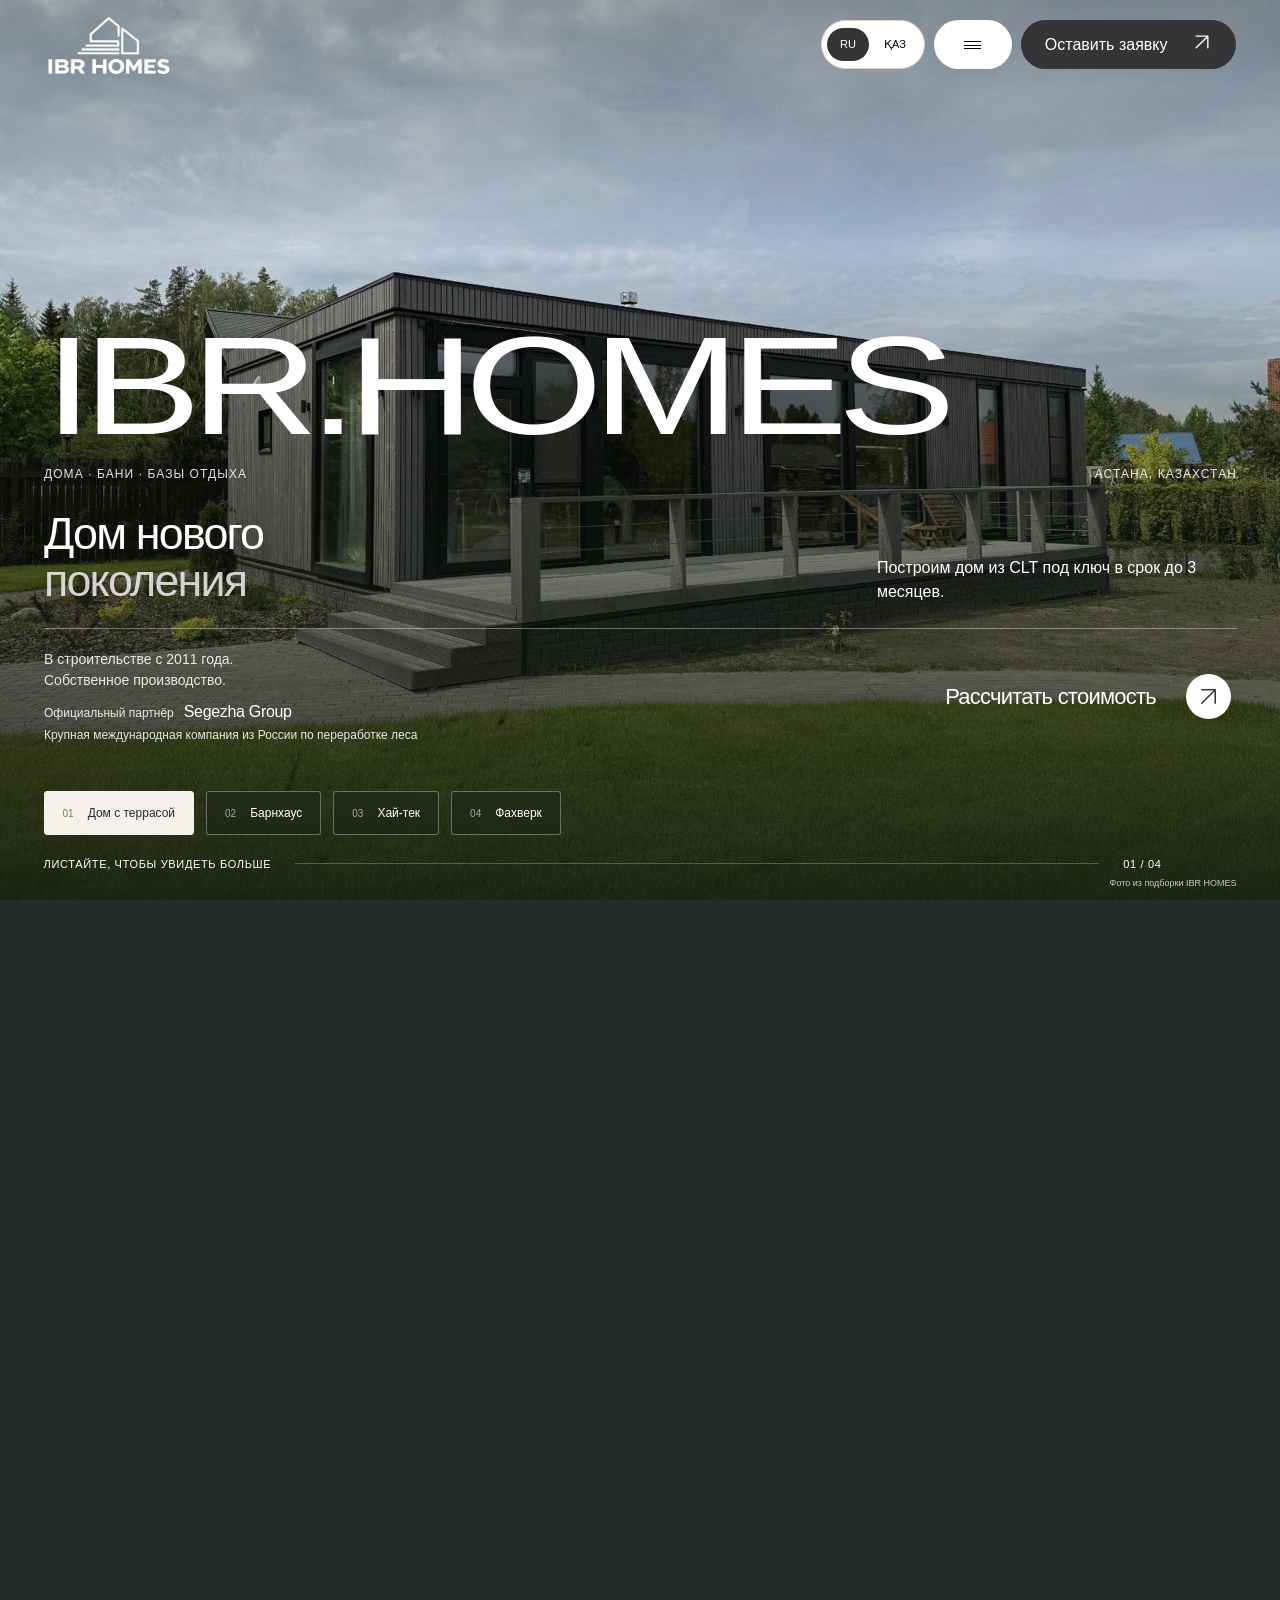
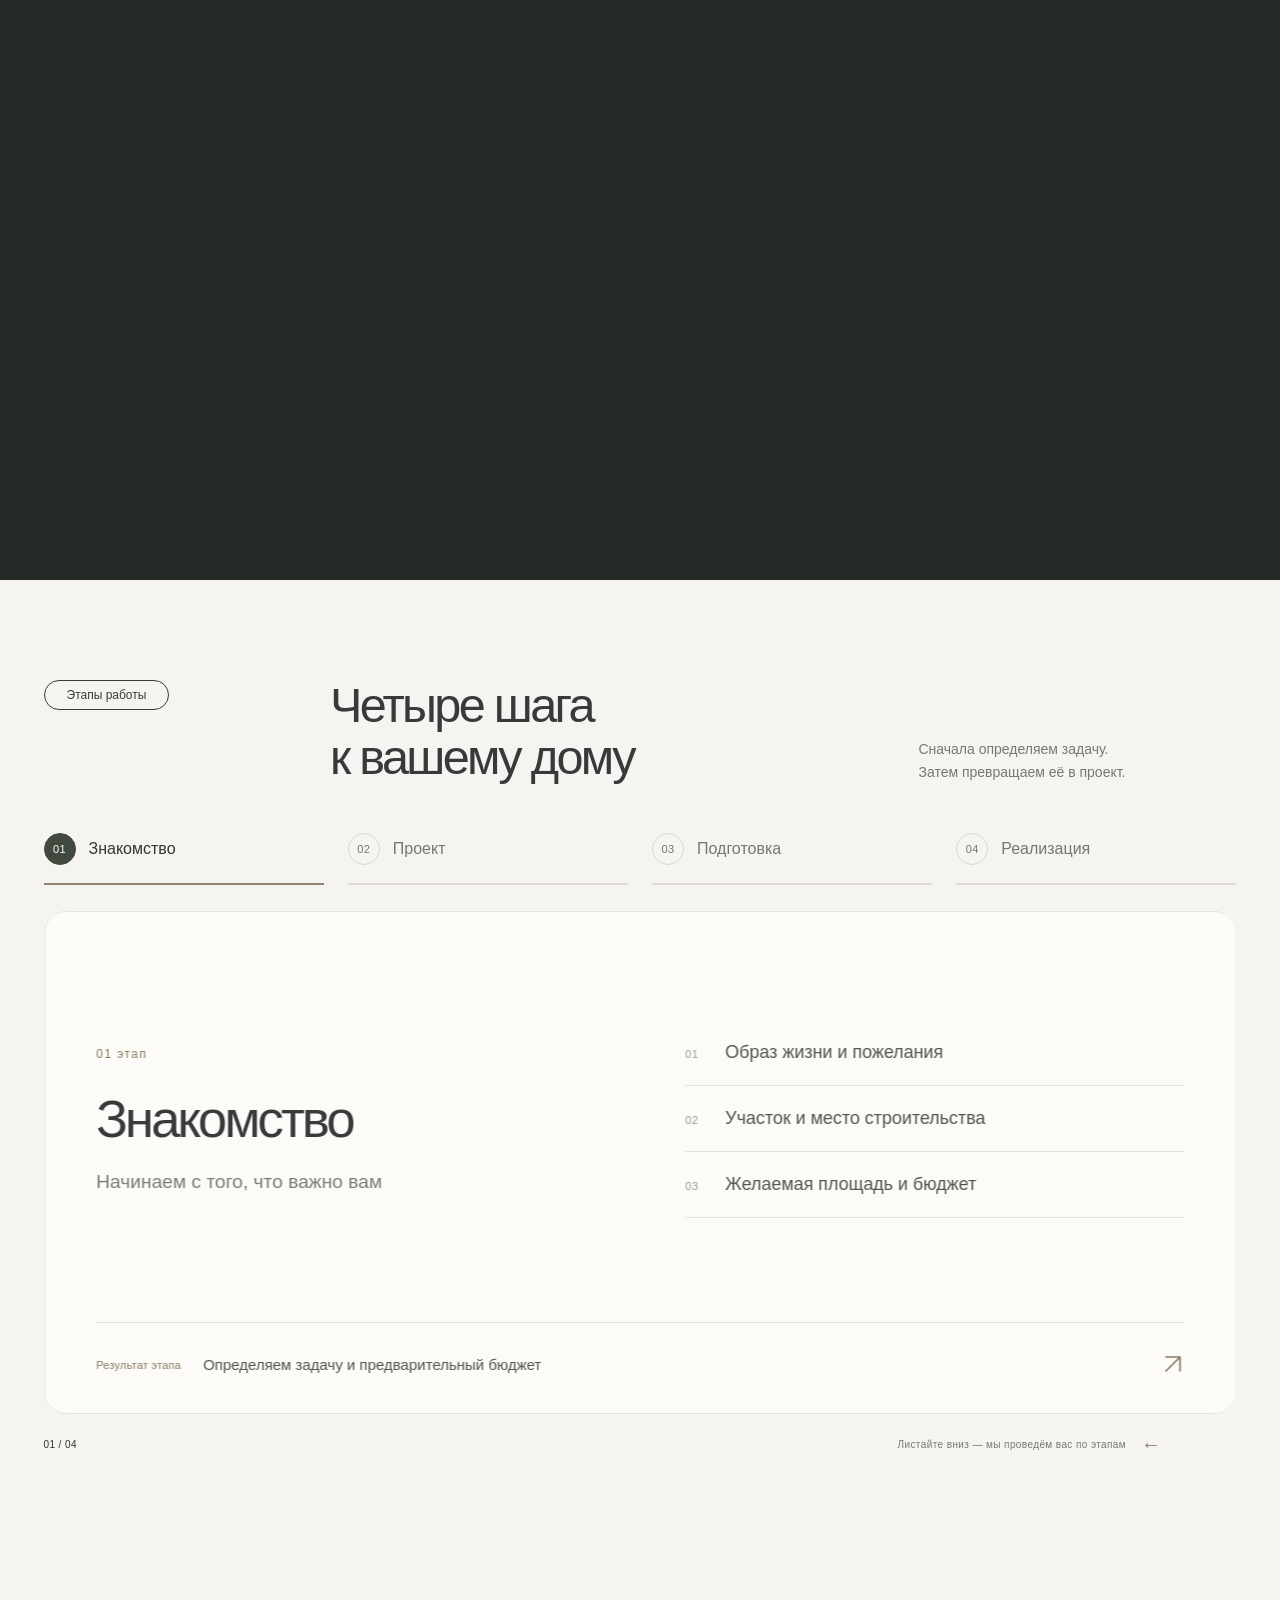
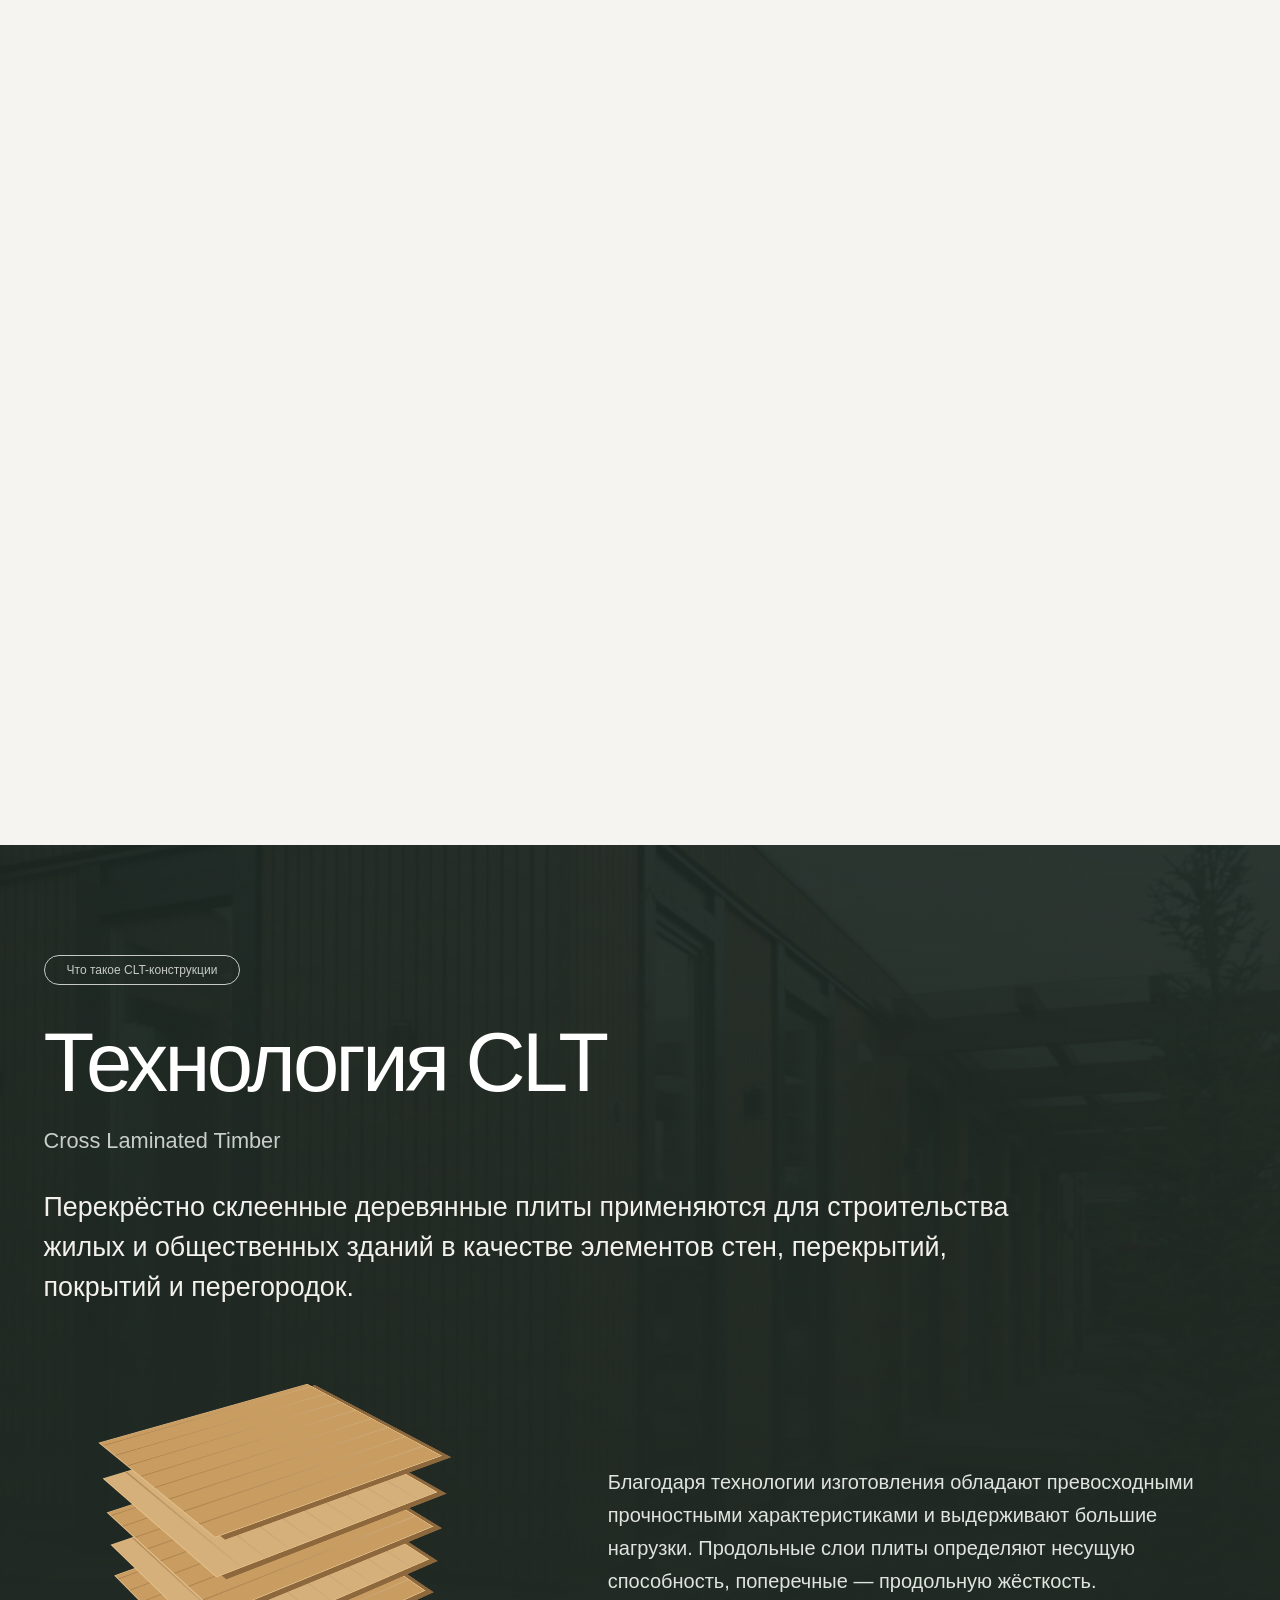
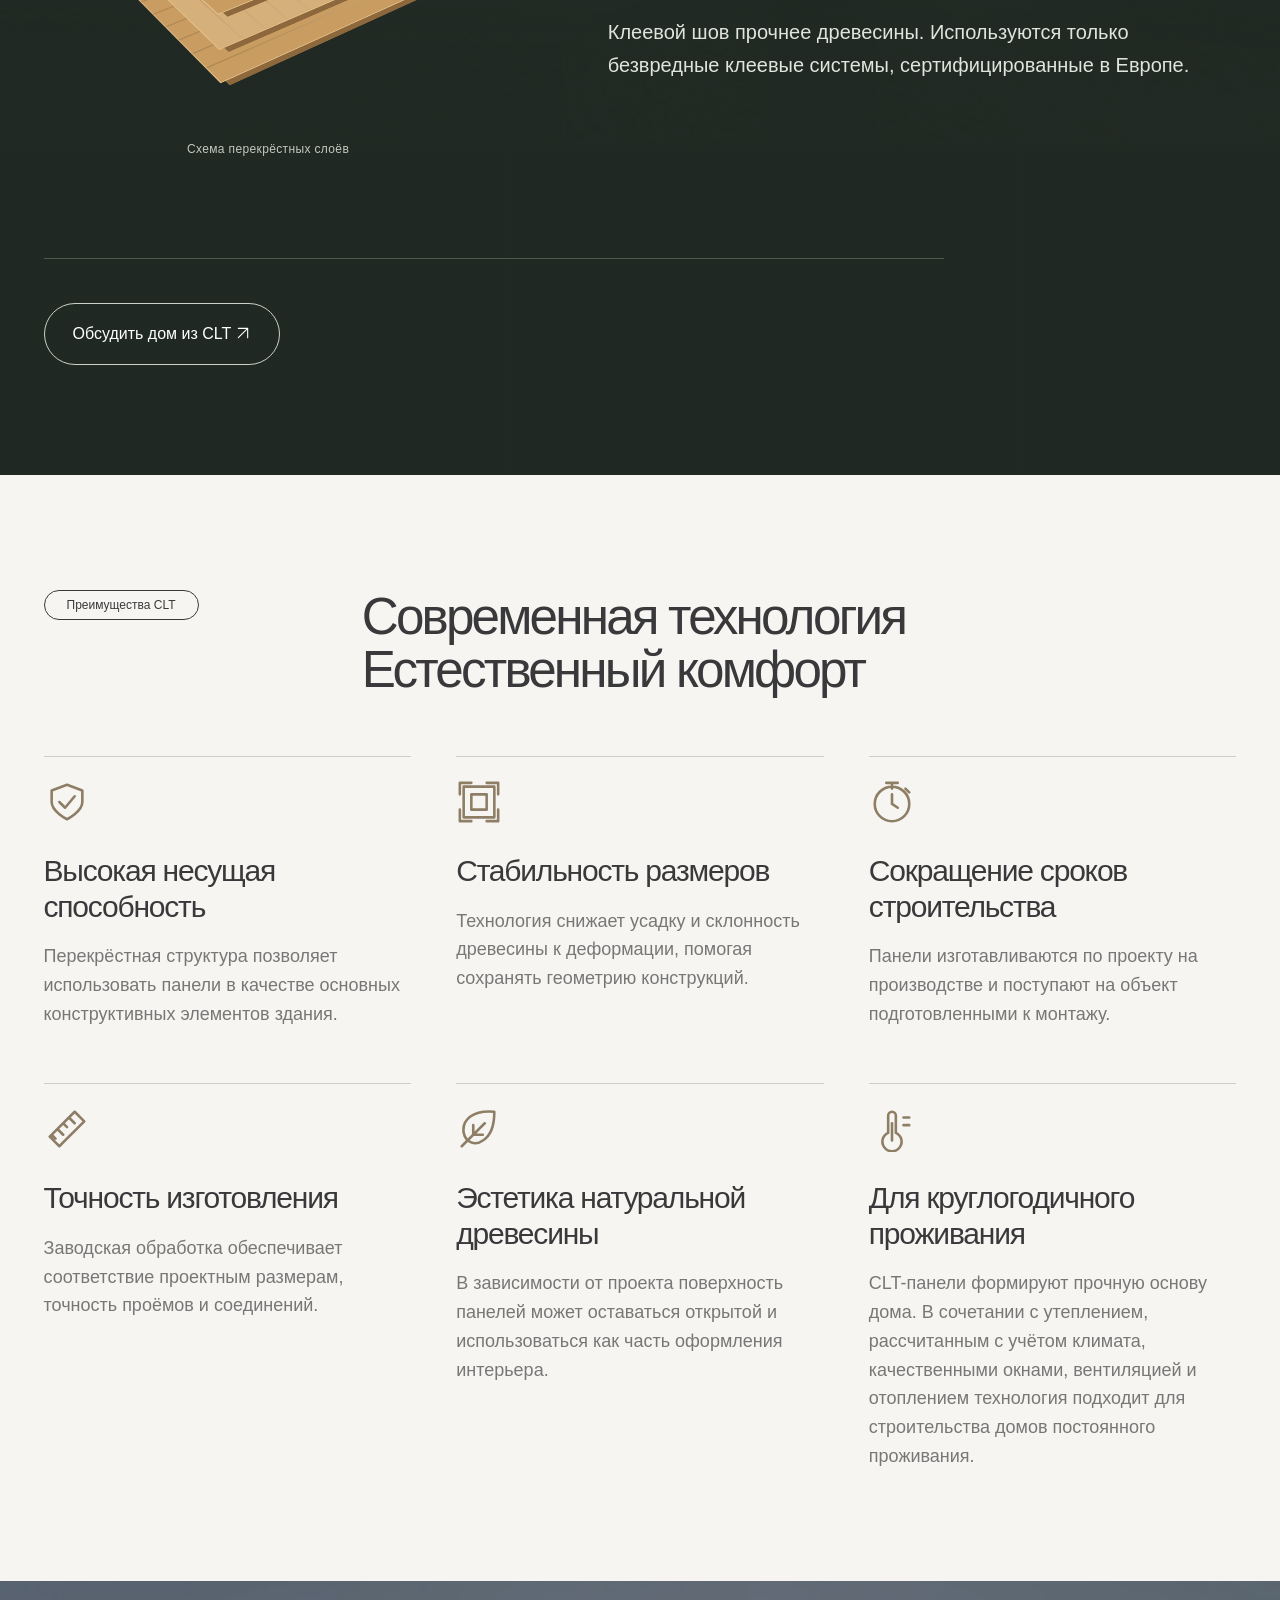
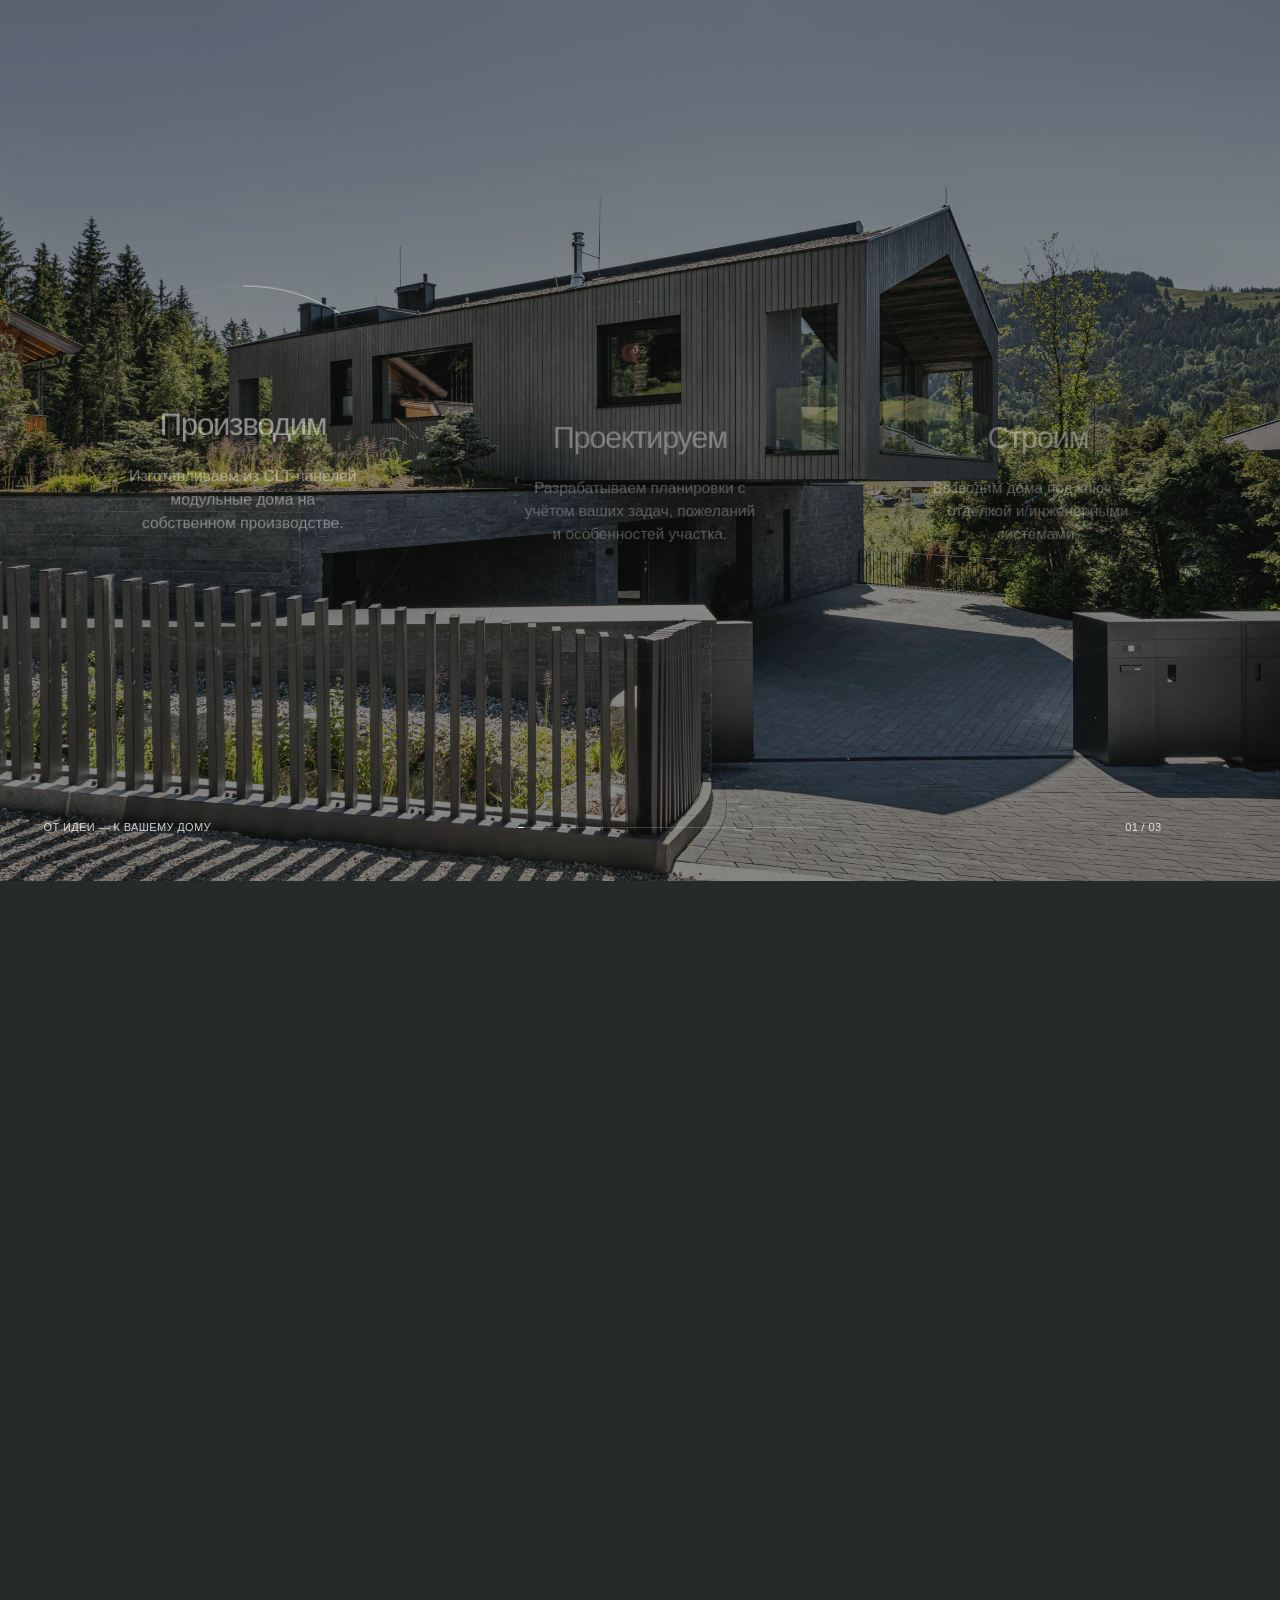
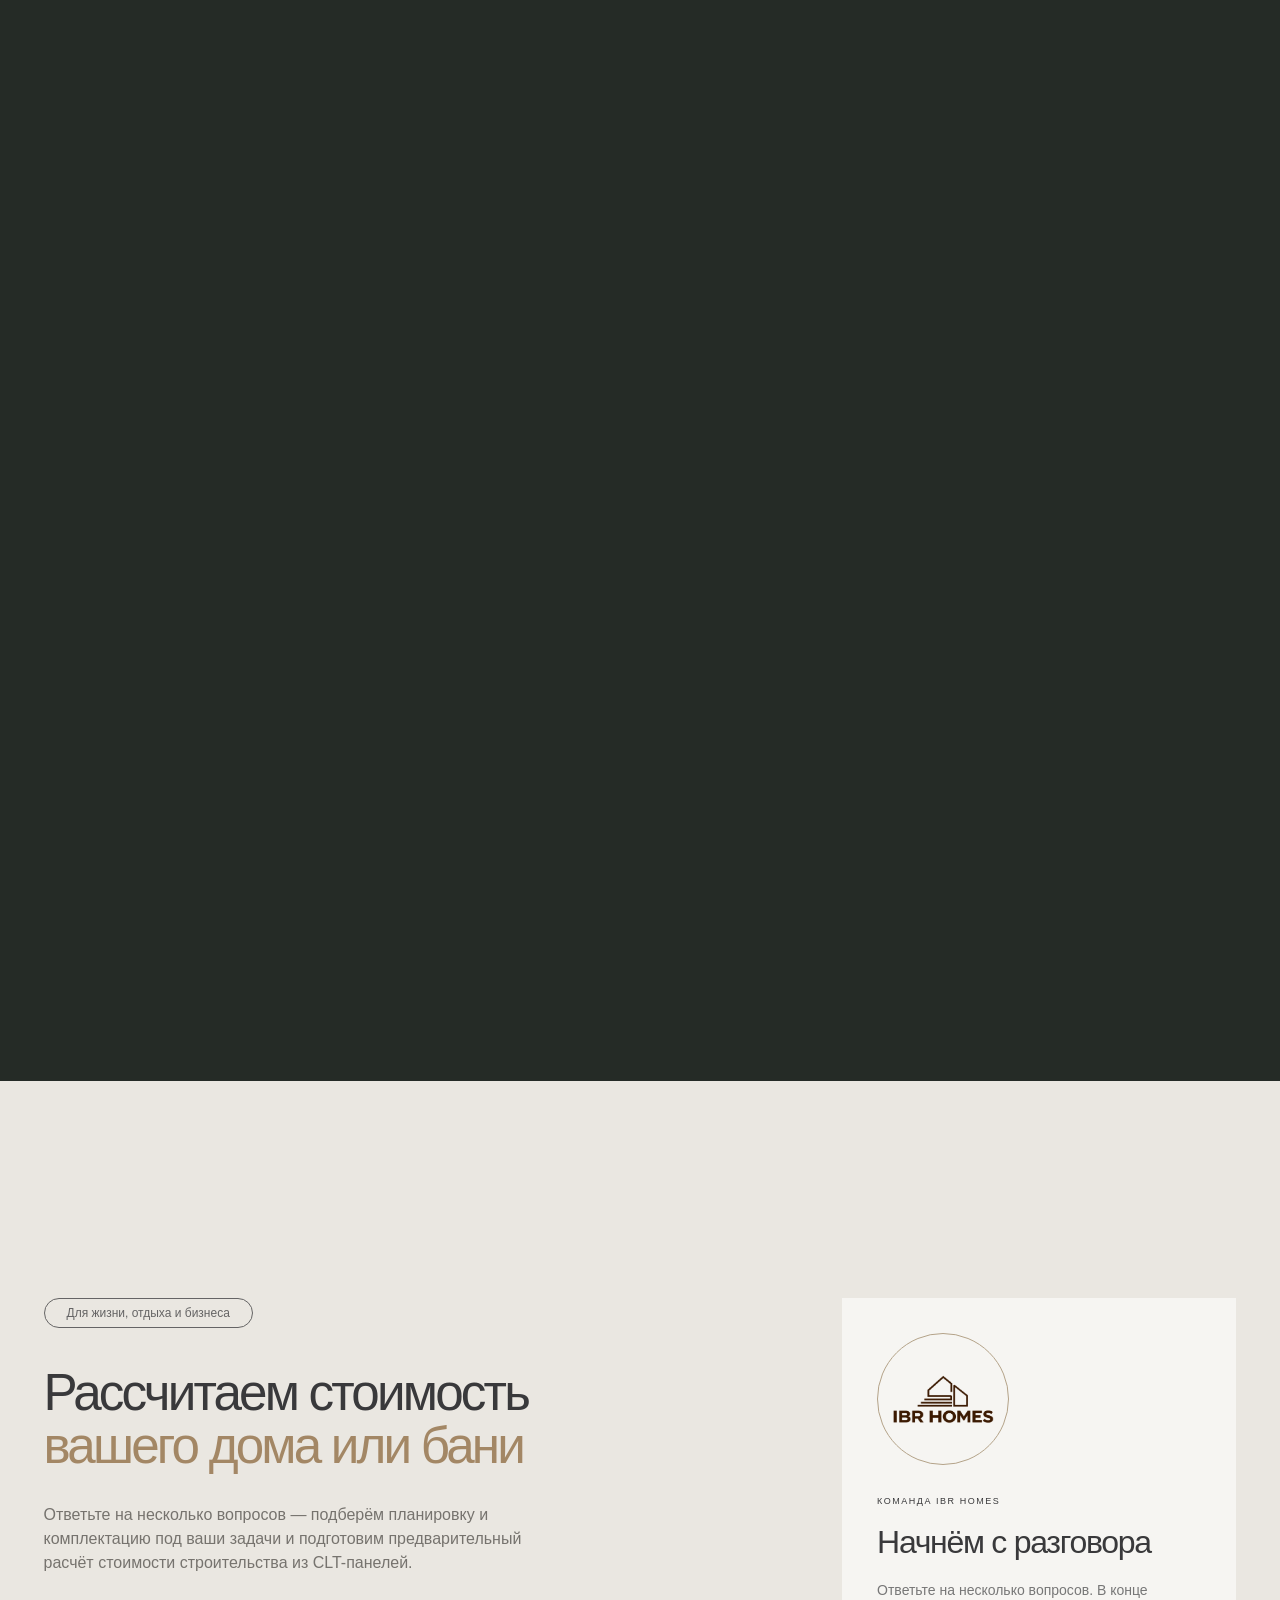
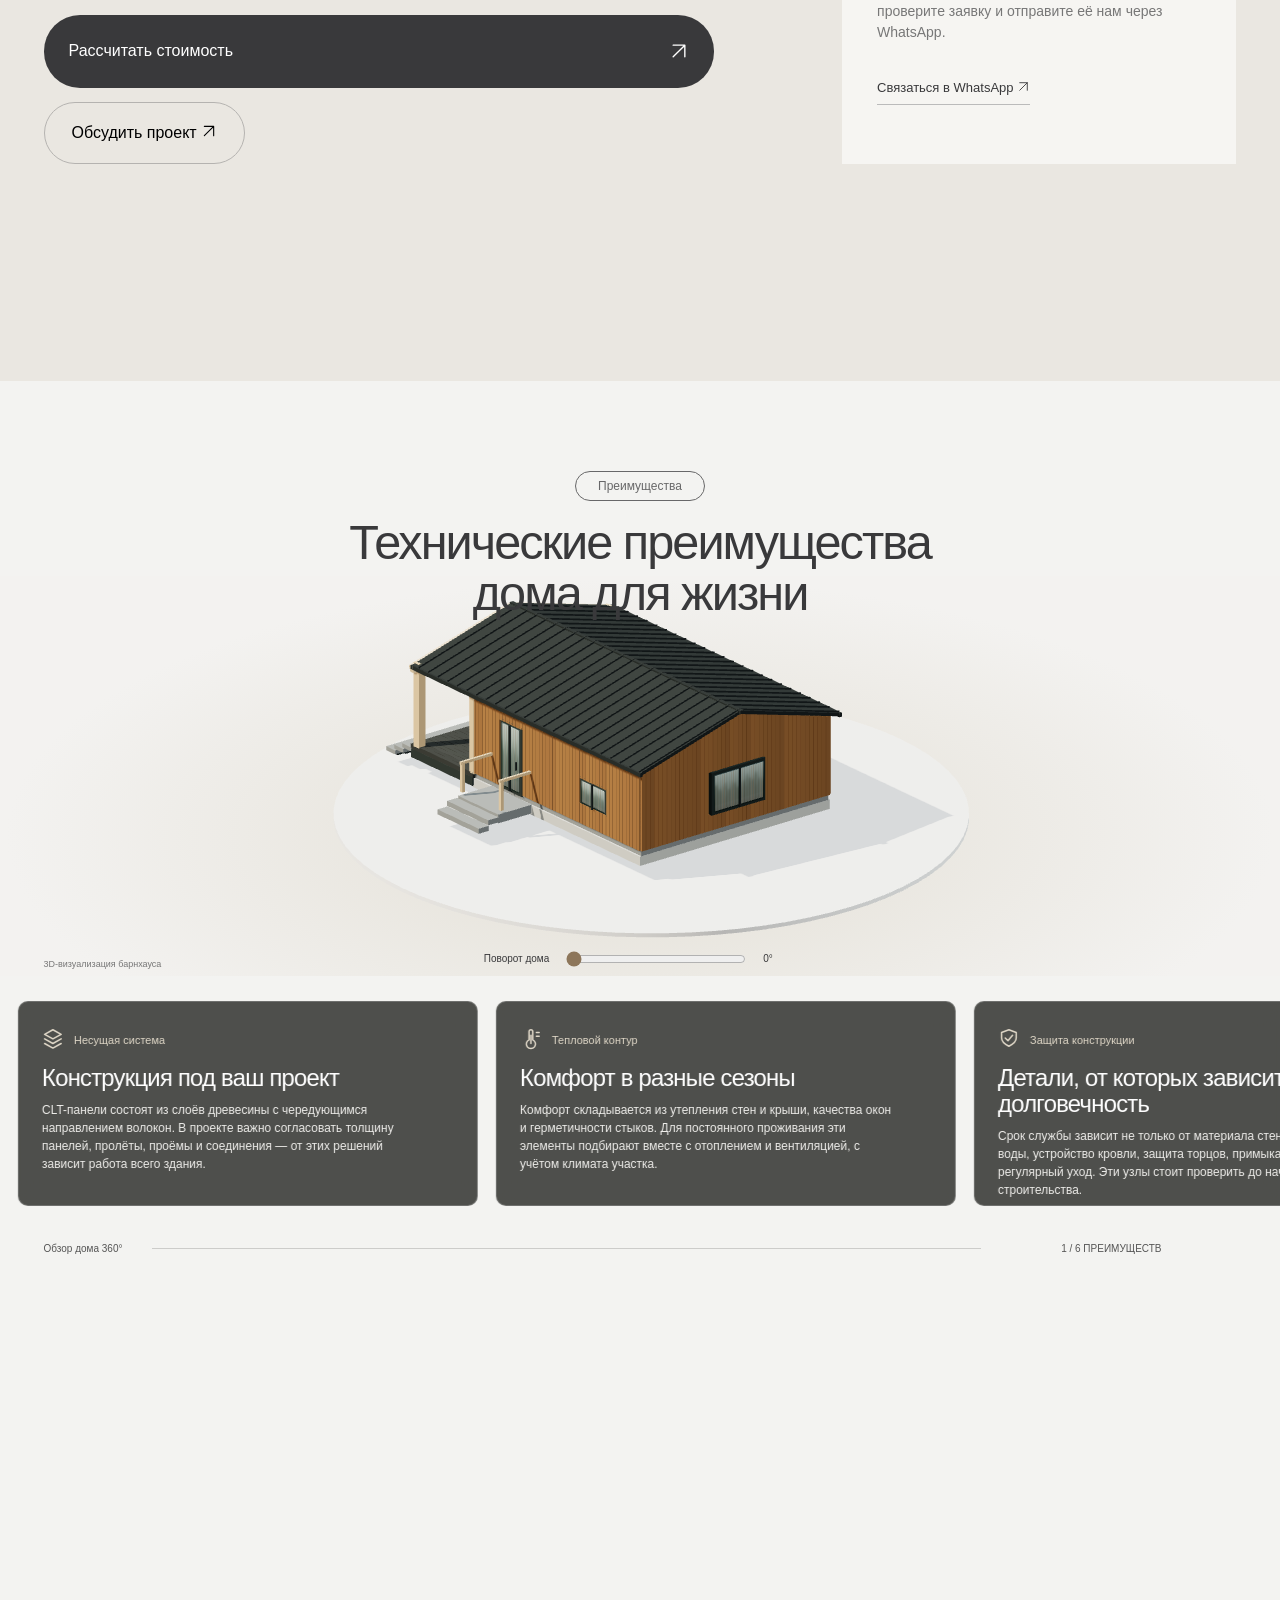
<file: module.html>
<!doctype html><html lang="ru"><head><meta charset="utf-8"><meta name="viewport" content="width=device-width,initial-scale=1"><meta http-equiv="refresh" content="0;url=index.html#catalog"><title>IBR HOMES — переход на главную</title></head><body><p>Все разделы теперь на одной странице. <a href="index.html#catalog">Открыть IBR HOMES</a></p><script>location.replace('index.html'+(location.hash||'#catalog'));</script></body></html>
</file>
<file: styles.css>
:root{--paper:#f3f2f0;--ink:#39393c;--wood:#a17851;--line:#cfcecb;--gutter:3.4vw}*{box-sizing:border-box}html{scroll-behavior:smooth;scroll-padding-top:90px}body{margin:0;background:var(--paper);color:var(--ink);font-family:Arial,Helvetica,sans-serif;font-size:16px;line-height:1.5}a{color:inherit;text-decoration:none}button,input,select,textarea{font:inherit}button,a,input,select,textarea,summary{-webkit-tap-highlight-color:transparent}button{cursor:pointer}a:focus-visible,button:focus-visible,input:focus-visible,select:focus-visible,textarea:focus-visible,summary:focus-visible{outline:3px solid var(--wood);outline-offset:5px}img{width:100%;height:100%;object-fit:cover;display:block}h1,h2,h3,p{margin:0}h2{font-size:clamp(38px,4.1vw,76px);font-weight:500;letter-spacing:-.055em;line-height:1.04}h3{font-weight:500;letter-spacing:-.04em}em{font-style:normal;color:var(--wood)}[hidden]{display:none!important}.skip{position:fixed;top:-80px;left:10px;z-index:40;padding:12px;background:#fff}.skip:focus{top:10px}.top{height:95px;padding:20px var(--gutter);display:flex;align-items:center;justify-content:space-between;padding-right:36vw}.mini-logo{font-size:22px;font-weight:800;line-height:.95;letter-spacing:-1px}.mini-logo span{display:block;font-size:10px;letter-spacing:2px;margin-top:5px}.top nav{display:flex;gap:10px;white-space:nowrap}.pill{display:inline-flex;align-items:center;justify-content:center;gap:25px;border:0;border-radius:40px;background:#fff;padding:12px 25px;font-size:13px;transition:background .3s,color .3s,transform .3s}.pill:hover{background:var(--ink);color:#fff}.pill.dark{background:var(--ink);color:white}.pill.dark:hover{background:var(--wood)}.floating-nav{position:fixed;right:var(--gutter);top:20px;display:flex;gap:12px;z-index:20}.menu-toggle{min-width:78px}.wordmark{padding:20px var(--gutter) 36px}.wordmark h1{font-size:17.8vw;letter-spacing:-.074em;line-height:1.02;font-weight:500;white-space:nowrap}.wordmark h1 span{color:var(--wood)}.wordmark>div{display:flex;justify-content:space-between;font-size:10px;letter-spacing:.13em;padding-top:12px}.story{height:200vh;min-height:1500px;position:relative;color:#fff}.story-bg{height:100vh;position:sticky;top:0;overflow:hidden}.story-bg:after{content:"";position:absolute;inset:0;background:linear-gradient(90deg,#0005,#0007)}.story-bg img{transform:scale(1.08);will-change:transform}.story-content{position:relative;margin-top:-100vh;min-height:200vh;padding:150px var(--gutter) 40px;display:flex;flex-direction:column}.hero-copy{display:flex;align-items:center;justify-content:space-between;margin-bottom:100px}.hero-copy h2{font-size:clamp(28px,3vw,48px);letter-spacing:-.03em;max-width:900px}.circle-link{width:80px;height:80px;border:1px solid #ffffff70;border-radius:50%;display:grid;place-items:center;font-size:36px;transition:.3s}.circle-link:hover{background:#fff;color:var(--ink);transform:rotate(45deg)}.story-row{border-top:1px solid #ffffff70;padding-top:30px;display:grid;grid-template-columns:1fr 1fr;gap:40px}.story-row p{font-size:clamp(19px,1.8vw,29px);line-height:1.4;max-width:650px}.tag{font-size:12px;border:1px solid currentColor;border-radius:30px;padding:5px 22px;display:inline-block;width:max-content;height:max-content;opacity:.75}.statement{width:48%;border-top:1px solid #ffffff70;margin-top:65px;padding-top:12px}.statement.right{align-self:flex-end}.statement strong{font-size:clamp(90px,11vw,190px);font-weight:400;line-height:1.05;letter-spacing:-.06em}.statement h3{font-size:28px;letter-spacing:-.025em}.statement p{font-size:16px;max-width:360px;margin-top:6px}.visual-note{font-size:10px;opacity:.7;margin-top:auto;padding-top:25px}.section-pad{padding:110px var(--gutter)}.section-heading{display:flex;justify-content:space-between;align-items:flex-start;gap:35px;margin-bottom:65px}.section-heading p{max-width:320px;font-size:16px}.services{height:260vh;background:var(--paper)}.services-sticky{position:sticky;top:0;height:100vh;min-height:720px;overflow:hidden;padding:75px var(--gutter) 40px}.services .section-heading{margin-bottom:45px}.services h2{margin-right:auto}.scroll-cue{font-size:13px;align-self:flex-end}.service-track{display:flex;gap:25px;will-change:transform}.service-card{flex:0 0 48vw;border-top:1px solid var(--line);padding:20px 0;position:relative}.service-card>span{font-size:13px;float:right}.service-card h3{font-size:44px;margin-bottom:12px}.service-card p{max-width:430px;font-size:16px;min-height:78px}.card-material{height:30vh;min-height:220px;padding:25px;margin-top:28px;display:flex;justify-content:space-between;align-items:flex-end;transition:filter .3s}.card-material span{font-size:10px;letter-spacing:.06em;writing-mode:vertical-rl;transform:rotate(180deg)}.card-material b{font-size:clamp(30px,3.5vw,65px);line-height:1;letter-spacing:-.055em;font-weight:500}.timber{background:#a17851;color:#fff}.charcoal{background:#282829;color:#fff}.stone{background:#d8d1c5}.glass{background:#aebcbd}.service-card:hover .card-material{filter:brightness(1.08)}.projects{background:#e9e7e3}.project-grid{display:grid;grid-template-columns:1fr 1fr;gap:65px 28px}.project-card.wide{grid-column:1/-1}.project-image{height:440px;position:relative;overflow:hidden}.wide .project-image{height:650px}.project-image img{transition:transform .65s cubic-bezier(.2,.7,.2,1)}.project-card:hover img{transform:scale(1.06)}.project-arrow{position:absolute;right:25px;bottom:25px;background:#fff;border-radius:50%;width:64px;height:64px;display:grid;place-items:center;font-size:30px;transition:transform .3s}.project-card:hover .project-arrow{transform:rotate(45deg)}.image-label{position:absolute;left:20px;top:20px;color:white;background:#0006;border-radius:30px;padding:7px 15px;font-size:11px}.project-card h3{font-size:36px;margin-top:20px}.project-card p{margin-top:6px}.caption{font-size:12px;line-height:1.65;opacity:.65;margin-top:22px;max-width:650px}.calculator{display:grid;grid-template-columns:1fr 1.35fr;gap:7vw;background:#252526;color:#f4f3ef}.calc-intro h2{margin:32px 0}.calc-intro>p{font-size:18px}.calc-intro .caption{font-size:12px;max-width:350px}.calc-panel{padding-top:8px}.calc-progress{display:flex;gap:24px;border-bottom:1px solid #ffffff30;margin-bottom:35px;padding-bottom:18px;font-size:12px;color:#ffffff60}.calc-progress .active{color:#fff}.calc-step h3{font-size:34px;line-height:1.1;margin-bottom:25px}.calc-step>p{font-size:14px;margin-bottom:25px;color:#bdbdbd}.form-grid{display:grid;grid-template-columns:1fr 1fr;gap:24px 20px}.form-grid label{display:flex;flex-direction:column;gap:10px;font-size:13px}.span-2{grid-column:1/-1}input,select,textarea{width:100%;border:1px solid #ffffff35;background:#303031;color:#fff;border-radius:0;padding:14px;min-height:50px}select{appearance:auto}textarea{resize:vertical}input:focus,select:focus,textarea:focus{border-color:#cfb493}.big-button{background:#eeeae3;color:#252526;padding:20px 25px;border:0;border-radius:36px;display:flex;justify-content:space-between;align-items:center;gap:20px;font-size:15px;width:100%;margin-top:32px;transition:background .3s}.big-button:hover{background:#c9ae91}.big-button span{font-size:22px}.back-step{background:transparent;border:0;color:#ddd;white-space:nowrap;padding:20px 0}.form-actions{display:flex;align-items:baseline;gap:30px}.consent{display:flex;align-items:flex-start;gap:12px;font-size:12px;line-height:1.6;margin-top:25px;color:#bbb}.consent input{width:18px;min-height:18px;flex:0 0 18px;accent-color:#b99b79}.optional{font-size:11px;opacity:.6}.estimate{border-left:2px solid #ad8b64;padding-left:18px;color:#eee!important}.calc-step dl{margin:25px 0}.calc-step dl>div{display:grid;grid-template-columns:1fr 1.3fr;padding:11px 0;border-bottom:1px solid #ffffff20;gap:20px;font-size:13px}.calc-step dd{margin:0;overflow-wrap:anywhere}.calc-step dt{color:#999}.calc-step #send-status{color:#c9b392;margin-top:20px}.calc-step #whatsapp-fallback{font-size:13px;text-decoration:underline}.faq{display:grid;grid-template-columns:1fr 1.4fr;gap:30px 80px}.faq>.tag{grid-column:1/-1}.faq details{border-top:1px solid var(--line);padding:25px 0}.faq summary{cursor:pointer;list-style:none;font-size:20px;display:flex;justify-content:space-between;gap:20px}.faq summary::-webkit-details-marker{display:none}.faq summary span{transition:transform .3s}.faq details[open] summary span{transform:rotate(45deg)}.faq details p{font-size:16px;max-width:590px;padding-top:20px;color:#666}footer{background:#ddd9d2;overflow:hidden}footer h2{margin:40px 0 60px}.footer-links{display:flex;justify-content:space-between;gap:20px;flex-wrap:wrap;border-top:1px solid #aaa;padding-top:25px}.footer-links>a:first-child{font-size:28px}.footer-wordmark{font-size:17.5vw;letter-spacing:-.075em;line-height:1.3;margin-top:80px}.menu-dialog{position:fixed;inset:0;margin:0;border:0;background:var(--paper);color:var(--ink);max-width:100%;max-height:100%;width:100%;height:100%;padding:30px var(--gutter);animation:menu-in .5s ease both}.menu-dialog::backdrop{background:#0008}.menu-top{display:flex;justify-content:space-between;align-items:center}.menu-dialog nav{max-width:1000px;margin:6vh auto}.menu-dialog nav a{font-size:clamp(30px,5vw,80px);line-height:1.3;letter-spacing:-.06em;display:flex;justify-content:space-between;border-bottom:1px solid var(--line);padding:8px 0;transition:color .3s,transform .3s}.menu-dialog nav a:hover{color:var(--wood);transform:translateX(5px)}.menu-dialog nav span{font-size:14px;letter-spacing:0}.menu-phone{display:block;text-align:center;font-size:25px}.js .reveal{opacity:0;transform:translateY(22px);transition:opacity .6s ease,transform .6s ease}.js .reveal.visible{opacity:1;transform:none}@keyframes menu-in{from{opacity:0;transform:translateY(-25px)}to{opacity:1;transform:none}}
@media(min-width:1800px){.service-card{flex-basis:42vw}.top{padding-right:32vw}}
@media(max-width:1000px){.top{padding-right:var(--gutter)}.top nav{display:none}.wordmark{padding-top:30px}.story{min-height:1350px}.hero-copy{margin-bottom:70px}.services{height:230vh}.service-card{flex-basis:70vw}.section-heading{flex-wrap:wrap}.section-heading .tag{flex-basis:auto}.section-heading h2{width:70%}.project-image{height:350px}.wide .project-image{height:450px}.calculator{gap:40px;grid-template-columns:1fr 1.3fr}.form-grid{gap:20px 12px}.calc-progress{gap:12px}.faq{gap:30px}}
@media(max-width:700px){:root{--gutter:20px}.top{height:85px}.pill{padding:11px 18px;font-size:12px}.floating-nav{top:22px;gap:8px}.menu-toggle{min-width:50px}.pill.dark{gap:14px}.wordmark h1{font-size:17.2vw}.wordmark>div{font-size:8px;gap:20px}.wordmark{padding-top:15px;padding-bottom:28px}.story{height:auto;min-height:0;background:#333}.story-bg{position:absolute;inset:0;height:100%}.story-content{margin:0;min-height:0;padding:85px var(--gutter) 25px}.story-bg img{transform:none!important}.hero-copy{gap:15px;margin-bottom:55px}.hero-copy h2{font-size:30px;max-width:280px}.circle-link{width:48px;height:48px;flex:0 0 48px;font-size:25px}.story-row{grid-template-columns:1fr;gap:25px}.story-row p{font-size:20px}.statement{width:100%;margin-top:50px;padding-top:20px}.statement strong{font-size:94px}.statement h3{font-size:24px}.statement p{font-size:14px}.visual-note{padding-top:45px}.section-pad{padding:70px var(--gutter)}.section-heading{display:block;margin-bottom:35px}.section-heading h2{margin-top:25px;width:auto}.section-heading p{margin-top:20px}.services{height:auto!important}.services-sticky{position:relative;height:auto;min-height:0;padding:70px var(--gutter)}.scroll-cue{display:none}.service-track{transform:none!important;display:grid;gap:20px}.service-card{padding-top:20px}.service-card h3{font-size:34px}.service-card p{min-height:0;font-size:15px}.card-material{height:250px}.card-material b{font-size:40px}.project-grid{grid-template-columns:1fr;gap:35px}.project-image,.wide .project-image{height:320px}.project-card h3{font-size:29px}.project-arrow{width:50px;height:50px}.calculator{grid-template-columns:1fr;gap:40px}.calc-intro h2 br{display:none}.calc-intro h2{font-size:48px}.calc-intro h2 em:before{content:' '}.calc-step h3{font-size:28px}.calc-progress{font-size:11px;justify-content:space-between;gap:6px}.form-grid{grid-template-columns:1fr}.span-2{grid-column:auto}.form-actions{gap:18px}.big-button{padding:18px;font-size:14px}.faq{display:block}.faq h2{margin:25px 0 35px}.faq summary{font-size:18px}.footer-links{display:grid;gap:25px}.footer-links>a:first-child{font-size:27px}.footer-wordmark{font-size:16.5vw;margin-top:45px}footer h2{font-size:48px}.menu-dialog nav{margin:60px auto}.menu-dialog nav a{font-size:35px;padding:14px 0}.menu-phone{font-size:22px}}
@media(prefers-reduced-motion:reduce){html{scroll-behavior:auto}*,*:before,*:after{animation:none!important;transition:none!important}.js .reveal{opacity:1;transform:none}.story-bg img{transform:none!important}.services{height:auto!important}.services-sticky{position:relative;height:auto}.service-track{transform:none!important;flex-wrap:wrap}.service-card{flex:1 1 40%}.scroll-cue{display:none}}

/* Version 3 — editorial proportions and scroll choreography */
:root{--paper:#f4f3f1;--ink:#353537;--wood:#a38765;--gutter:3.35vw;--ease:cubic-bezier(.22,1,.36,1)}
::selection{background:#b39977;color:#fff}.sr-only{position:absolute;width:1px;height:1px;padding:0;overflow:hidden;clip-path:inset(50%);white-space:nowrap}.reading-progress{position:fixed;left:0;top:0;height:2px;width:100%;background:var(--wood);transform:scaleX(0);transform-origin:left;z-index:60;pointer-events:none}.top{height:80px;padding-top:16px;padding-bottom:16px;padding-right:34vw}.top nav{margin-left:auto}.pill{padding:12px 24px;font-size:12px;transition:background .35s,color .35s,transform .5s var(--ease)}.floating-nav{top:20px}.floating-nav .dark{min-width:172px}.floating-nav .dark span{transition:transform .5s var(--ease)}.floating-nav .dark:hover span{transform:translate(3px,-3px)}.menu-lines{display:block;width:17px;height:8px;border-top:1px solid;border-bottom:1px solid;position:relative}.menu-lines:after{content:"";position:absolute;top:3px;left:0;width:17px;border-top:1px solid}.wordmark{padding:29px var(--gutter) 28px}.wordmark h1{line-height:0}.wordmark svg{width:100%;height:auto;overflow:visible}.wordmark text{fill:var(--ink);font:500 205px Arial,Helvetica,sans-serif;letter-spacing:-12px}.wordmark>div{padding-top:18px;font-size:9px;opacity:.65}.story{height:245vh;min-height:1800px}.story-content{min-height:245vh;padding-top:155px}.story-bg:after{background:linear-gradient(180deg,#0000001a,#13151170 50%,#10110eb0)}.hero-copy{margin-bottom:105px}.hero-copy h2{font-size:clamp(40px,4.4vw,80px);line-height:1.05;letter-spacing:-.045em;margin-top:19px}.eyebrow{font-size:10px;letter-spacing:.17em}.hero-subtitle{margin-top:23px;font-size:16px;color:#ffffffba}.circle-link{width:94px;height:94px;background:#ffffff08;backdrop-filter:blur(5px);transition:background .5s,transform .65s var(--ease)}.story-row p{font-size:19px;max-width:500px}.statement{margin-top:80px;display:grid;grid-template-columns:1fr 1fr;align-items:end;padding-top:26px;column-gap:25px}.statement strong{grid-row:1/3;font-size:clamp(110px,12.5vw,210px);line-height:.9}.statement h3{font-size:25px;line-height:1.12;max-width:240px}.statement p{font-size:14px;line-height:1.5;margin-top:14px}.statement.left{margin-top:130px}.statement.right:last-of-type{margin-top:130px}.design-intro{padding-top:125px;padding-bottom:100px}.design-intro h2{margin:50px 0 60px;font-size:clamp(50px,6.4vw,110px);line-height:1.03;max-width:1250px}.intro-bottom{display:grid;grid-template-columns:1fr 1fr;gap:40px;border-top:1px solid var(--line);padding-top:28px}.intro-bottom>span{font-size:10px;letter-spacing:.13em}.intro-bottom p{max-width:450px;font-size:18px}.services{background:#e9e7e2;height:280vh}.services-sticky{padding-top:60px;min-height:650px}.services .section-heading{margin-bottom:40px}.services .section-heading h2{font-size:clamp(36px,3.5vw,60px)}.scroll-cue{display:flex;align-items:center;gap:12px;font-size:11px}.scroll-cue i{width:65px;height:1px;background:#bbb}.service-current{font-variant-numeric:tabular-nums}.service-card{flex-basis:43vw;padding-top:16px}.service-card h3{font-size:36px}.service-card p{font-size:14px;max-width:380px;min-height:65px}.card-material{position:relative;isolation:isolate;overflow:hidden;height:36vh;margin-top:18px;min-height:240px;color:#fff;padding:27px}.card-material img{position:absolute;inset:0;z-index:-2;transition:transform 1.2s var(--ease);filter:saturate(.65)}.card-material:after{content:"";position:absolute;inset:0;z-index:-1;background:linear-gradient(180deg,#0000,#0009)}.card-material b{font-size:clamp(32px,3.5vw,58px)}.service-card:hover .card-material{filter:none}.service-card:hover img{transform:scale(1.065)}.charcoal img{object-position:70%}.glass img{object-position:left;transform:scale(1.3)}.service-card:hover .glass img{transform:scale(1.38)}.projects{background:var(--paper);padding-top:120px;padding-bottom:110px}.project-grid{gap:85px 32px}.project-card:nth-child(2){padding-top:140px}.project-image{height:38vw;max-height:650px}.wide .project-image{height:53vw;max-height:820px}.project-image img{transition:transform 1.4s var(--ease),filter .8s;filter:saturate(.8)}.project-card:hover img{transform:scale(1.045);filter:saturate(1)}.project-image:after{content:"";position:absolute;inset:0;background:linear-gradient(0deg,#0003,transparent 35%);pointer-events:none}.project-arrow{z-index:1;width:60px;height:60px;transition:transform .7s var(--ease),background .4s}.project-card h3{font-size:clamp(26px,2.7vw,44px);margin-top:24px}.project-card p{font-size:14px;opacity:.7}.image-label{background:none;padding:0;letter-spacing:.13em;text-shadow:0 1px 8px #000}.calculator{background:#303030;padding-top:115px;padding-bottom:120px}.calc-intro{position:sticky;top:100px;align-self:start}.calc-intro h2{font-size:clamp(45px,5vw,84px)}.calc-progress{position:relative}.calc-progress:after{content:"";position:absolute;bottom:-1px;left:0;width:33.333%;height:2px;background:#b79c7b;transform:translateX(calc(var(--calc-step,0)*100%));transition:transform .6s var(--ease)}.calc-step:not([hidden]){animation:step-in .55s var(--ease)}input,select,textarea{background:transparent;border-width:0 0 1px;padding-left:0;transition:border-color .3s}input:focus,select:focus,textarea:focus{outline-offset:4px}select option{background:#303030}.consent input{border:1px solid}.big-button{transition:background .4s,transform .5s var(--ease)}.big-button:hover{transform:translateY(-2px)}.faq{padding-top:120px;padding-bottom:120px}.faq details[open] p{animation:step-in .5s var(--ease)}footer{background:#dedbd5;padding-bottom:30px!important}footer h2{font-size:clamp(48px,7.5vw,128px);line-height:1.02;margin:55px 0 75px;max-width:1150px}.footer-links>a{transition:opacity .3s}.footer-links>a:hover{opacity:.5}.footer-wordmark{line-height:1.12;margin-top:95px;font-weight:500}.footer-bottom{display:flex;align-items:center;justify-content:space-between;gap:20px;margin-top:30px;border-top:1px solid #bdbab5;padding-top:24px;font-size:11px}.design-credit{letter-spacing:.025em}.design-credit span{margin-left:5px}.menu-dialog{background:#dedbd5;animation:menu-in .7s var(--ease)}.menu-dialog nav a{transition:color .4s,padding .5s var(--ease);animation:step-in .7s var(--ease) backwards}.menu-dialog nav a:nth-child(2){animation-delay:.07s}.menu-dialog nav a:nth-child(3){animation-delay:.14s}.menu-dialog nav a:nth-child(4){animation-delay:.21s}.menu-dialog nav a:nth-child(5){animation-delay:.28s}.menu-dialog nav a:hover{transform:none;padding-left:18px}.js .reveal{transform:translateY(35px);transition:opacity 1s var(--ease),transform 1.1s var(--ease)}.js .reveal.visible{transform:none}.wordmark svg{animation:brand-in 1.1s var(--ease) both}.wordmark>div{animation:step-in 1.2s .15s var(--ease) backwards}@keyframes brand-in{from{opacity:0;transform:translateY(25px);clip-path:inset(100% 0 0)}to{opacity:1;transform:none;clip-path:inset(0)}}@keyframes step-in{from{opacity:0;transform:translateY(15px)}to{opacity:1;transform:none}}
@media(min-width:701px) and (max-height:780px){.services-sticky{padding-top:30px;min-height:0}.services .section-heading{margin-bottom:20px}.services .section-heading h2{font-size:36px}.service-card h3{font-size:29px}.card-material{min-height:180px;height:30vh}.service-card p{min-height:54px;font-size:13px}}
@media(max-width:1000px){.service-card{flex-basis:65vw}.story-content{padding-top:120px}.statement{width:60%}.calc-intro{position:static}.project-card:nth-child(2){padding-top:85px}}
@media(max-width:700px){.top{height:80px}.wordmark{padding:20px var(--gutter) 25px}.wordmark>div{font-size:7px}.floating-nav .dark{min-width:0}.story{height:auto;min-height:0}.story-content{min-height:0;padding-top:80px}.hero-copy{margin-bottom:70px}.hero-copy h2{font-size:38px;margin-top:16px}.eyebrow{font-size:8px;letter-spacing:.09em}.hero-subtitle{font-size:13px}.circle-link{width:48px;height:48px;backdrop-filter:none}.statement{width:100%;margin-top:65px;grid-template-columns:1fr 1fr;gap:12px}.statement strong{font-size:92px}.statement h3{font-size:21px}.statement p{font-size:12px}.statement.left,.statement.right:last-of-type{margin-top:65px}.design-intro{padding-top:75px;padding-bottom:65px}.design-intro h2{font-size:44px;margin:35px 0}.intro-bottom{grid-template-columns:1fr;gap:20px}.intro-bottom p{font-size:16px}.services-sticky{padding-top:65px}.services .section-heading h2{font-size:38px}.scroll-cue{display:none}.service-card h3{font-size:32px}.card-material{height:290px}.project-grid{gap:45px}.project-card:nth-child(2){padding-top:0}.project-image,.wide .project-image{height:360px;max-height:none}.projects,.calculator,.faq{padding-top:75px;padding-bottom:75px}.calc-intro h2{font-size:48px}.footer-wordmark{margin-top:60px}.footer-bottom{align-items:flex-start;flex-direction:column;gap:12px}footer h2{font-size:50px}.menu-dialog nav a:hover{padding-left:0}}
@media(prefers-reduced-motion:reduce){.wordmark svg,.wordmark>div,.calc-step:not([hidden]),.menu-dialog nav a{animation:none!important}.js .reveal{transform:none!important}.reading-progress{display:none}.calc-intro{position:static}}

@media(max-width:700px){:root{--gutter:20px}}
</file>
<file: module.css>
/* Module landing — independent implementation for IBR HOMES. */
.module-page{background:#f6f5f2;color:#39393b;--gutter:3.4vw}.module-page button{font:inherit}.module-header{height:80px;position:absolute;inset:0 0 auto;z-index:5;display:flex;align-items:center;justify-content:space-between;padding:0 var(--gutter);padding-right:35vw;color:white}.module-logo{font-size:20px;letter-spacing:-.04em}.module-header nav{display:flex;gap:12px}.module-header nav a{background:#ffffff20;backdrop-filter:blur(15px);padding:11px 20px;border-radius:40px;font-size:12px;transition:background .3s}.module-header nav a:hover{background:#ffffff40}.module-hero{height:100svh;min-height:670px;max-height:1300px;position:relative;isolation:isolate;color:#fff;padding:130px var(--gutter) 34px;display:flex;flex-direction:column;overflow:hidden}.hero-photo{position:absolute;inset:0;z-index:-2;will-change:transform}.module-hero:after{content:"";position:absolute;inset:0;z-index:-1;background:linear-gradient(180deg,#15201db0,#111b1425 60%,#111b1480)}.module-hero-title{display:flex;justify-content:space-between;align-items:start;gap:50px}.module-hero h1{font-size:clamp(50px,5.1vw,90px);font-weight:400;letter-spacing:-.048em;line-height:1.06}.module-hero h1 span{color:#ffffffbd}.module-hero-title>p{text-align:right;max-width:240px;font-size:16px;line-height:1.3;padding-top:10px}.hero-bottom{margin-top:auto;display:flex;align-items:center;justify-content:space-between;border-top:1px solid #ffffff60;padding:24px 0 10px;gap:30px}.hero-bottom p{font-size:16px;color:#ffffffe0}.hero-bottom button{color:#fff;background:none;border:0;display:flex;align-items:center;gap:30px;font-size:28px;letter-spacing:-.035em;text-align:left}.hero-bottom button span{border-radius:50%;background:#fff;color:#393939;font-size:26px;width:45px;height:45px;display:grid;place-items:center;transition:transform .5s var(--ease)}.hero-bottom button:hover span{transform:rotate(45deg)}.photo-disclaimer{position:absolute;bottom:10px;right:var(--gutter);font-size:9px;color:#fff;opacity:.75}.module-heading{display:grid;grid-template-columns:1fr 2fr 1fr;gap:40px;align-items:start;margin-bottom:60px}.module-heading h2{font-size:clamp(36px,4vw,70px)}.module-heading>p{font-size:14px;color:#777;max-width:290px;align-self:end}.module-heading h2:last-child{grid-column:2/4}.module-benefits{padding-top:100px;padding-bottom:80px}.benefits-grid{display:grid;grid-template-columns:repeat(4,1fr);gap:35px}.benefits-grid article{border-top:1px solid #ccc;padding-top:22px}.benefits-grid article>span{font-size:12px;color:#a4a4a4}.benefits-grid h3{font-size:26px;margin:50px 0 18px;line-height:1.15}.benefits-grid p{font-size:14px;color:#777;max-width:260px}.module-steps{background:#fff;padding-top:90px;padding-bottom:100px}.timeline{display:grid;grid-template-columns:repeat(4,1fr);margin-top:75px}.timeline article{position:relative}.timeline article>span{color:#aaa;font-size:14px}.timeline h3{font-size:25px;margin:16px 0 28px}.timeline i{height:9px;background:#dfdfdf;display:block;position:relative;margin:0 0 27px}.timeline article:nth-child(2) i{background:#b8b8b8}.timeline article:nth-child(3) i{background:#929292}.timeline article:nth-child(4) i{background:#555}.timeline i:after{content:"";position:absolute;right:-7px;top:-4px;width:17px;height:17px;background:inherit;border:3px solid #fff;border-radius:50%;z-index:1}.timeline article:first-child i{border-radius:20px 0 0 20px}.timeline article:last-child i{border-radius:0 20px 20px 0}.timeline article:last-child i:after{display:none}.timeline ul{padding:0 25px 0 17px;margin:0;font-size:14px;color:#777;line-height:1.9}.circle-scene{position:relative;height:640px;isolation:isolate;overflow:hidden;color:white;display:grid;align-items:center;padding:60px var(--gutter)}.circle-scene>img{position:absolute;inset:0;z-index:-2}.circle-scene:after{content:"";position:absolute;inset:0;background:#14191480;z-index:-1}.circle-content{display:flex;align-items:center;justify-content:center}.circle-content article{width:34%;aspect-ratio:1;border:1px solid #ffffff70;border-radius:50%;display:flex;align-items:center;justify-content:center;flex-direction:column;text-align:center;padding:25px;margin-left:-10px}.circle-content h3{font-size:30px;margin-bottom:25px}.circle-content p{font-size:16px;color:#ffffffe0}.estimate-section{display:grid;grid-template-columns:1.7fr 1fr;gap:10vw;background:#eae7e1}.estimate-section h2{margin:38px 0 30px;font-size:clamp(42px,4.5vw,80px)}.estimate-section>div>p{max-width:500px;color:#76736e}.estimate-buttons{display:flex;align-items:center;gap:20px;margin-top:40px}.estimate-buttons .big-button{margin:0;background:#39393b;color:white;max-width:320px}.outline-button{background:none;border:1px solid #b5b3b0;border-radius:40px;padding:18px 27px;font-size:14px;transition:background .3s,color .3s}.outline-button:hover{background:#39393b;color:#fff}.advisor-card{background:#f6f5f2;padding:35px;display:flex;align-items:start;flex-direction:column}.advisor-monogram{width:95px;height:95px;border:1px solid #c9c1b6;border-radius:50%;display:grid;place-items:center;font-size:30px;letter-spacing:-.07em;margin-bottom:30px;color:#a08766}.advisor-card .eyebrow{font-size:9px}.advisor-card h3{font-size:32px;line-height:1.1;margin:16px 0 20px}.advisor-card p{font-size:14px;color:#777;max-width:330px}.advisor-card a{border-bottom:1px solid #bbb;margin-top:35px;padding-bottom:7px;font-size:13px}.technical{background:#fff}.technical-grid{display:grid;grid-template-columns:repeat(3,1fr);gap:65px 60px}.technical-grid article{padding-top:20px;border-top:1px solid #ddd}.tech-icon{font-size:42px;line-height:1;display:block;margin-bottom:35px;color:#8f826e}.technical-grid h3{font-size:28px;margin-bottom:15px}.technical-grid p{font-size:14px;color:#777;max-width:350px}.module-catalog .module-heading{margin-bottom:0;padding-bottom:50px}.catalog-tabs{display:flex;margin:0 var(--gutter) 35px;border:1px solid #bcbab6;border-radius:4px;overflow:hidden}.catalog-tabs button{flex:1;background:none;border:0;border-right:1px solid #bcbab6;padding:19px 10px;color:#898781;font-size:14px;transition:background .35s,color .35s}.catalog-tabs button:last-child{border:0}.catalog-tabs button[aria-selected=true]{background:#39393b;color:#fff}.catalog-tabs button:hover{color:#a48764}.catalog-tabs button[aria-selected=true]:hover{color:#fff}#catalog-panel{height:700px;position:relative;isolation:isolate;overflow:hidden}#catalog-photo{position:absolute;inset:0;z-index:-1;animation:photo-in .65s var(--ease)}.catalog-card{position:absolute;bottom:45px;left:var(--gutter);padding:28px;background:#fff;border-radius:5px;width:315px;box-shadow:0 8px 35px #0000000c}.catalog-card .eyebrow{font-size:8px;color:#999}.catalog-card h3{font-size:30px;margin:12px 0}.catalog-card>p{font-size:13px;color:#777}.catalog-card dl{font-size:13px;margin:25px 0}.catalog-card dl>div{display:flex;gap:12px;margin:8px 0;justify-content:space-between}.catalog-card dt{color:#aaa}.catalog-card dd{margin:0;text-align:right}.catalog-card .big-button{margin-top:20px;background:#39393b;color:white;padding:16px 24px;font-size:14px}.site-placement{position:relative;isolation:isolate;min-height:640px;overflow:hidden;color:#fff;display:flex;align-items:center}.site-placement>img{position:absolute;inset:0;z-index:-2;object-position:50% 60%}.site-placement:after{content:"";position:absolute;inset:0;z-index:-1;background:linear-gradient(90deg,#222b28c9,#222b2822)}.site-placement h2{font-size:clamp(42px,4.5vw,76px);margin:30px 0}.site-placement ul{font-size:17px;padding-left:20px;line-height:1.9}.site-placement .big-button{max-width:360px}.inspiration-grid{display:grid;grid-template-columns:1.4fr 1fr;gap:30px}.inspiration-image{border:0;padding:0;position:relative;height:480px;overflow:hidden;background:#ddd}.inspiration-image img{transition:transform 1s var(--ease)}.inspiration-image:hover img{transform:scale(1.04)}.inspiration-image span{position:absolute;left:25px;bottom:25px;color:white;background:#0007;padding:9px 15px;border-radius:30px;font-size:14px}.inspiration .caption a{text-decoration:underline}.module-faq{background:#fff;display:grid;grid-template-columns:1fr 1.2fr;gap:70px}.module-faq h2{font-size:clamp(36px,3.5vw,58px);margin-top:30px}.faq-list details{border-top:1px solid #ddd}.faq-list details:last-child{border-bottom:1px solid #ddd}.faq-list summary{display:flex;align-items:center;justify-content:space-between;list-style:none;cursor:pointer;gap:20px;padding:23px 0;font-size:18px}.faq-list summary::-webkit-details-marker{display:none}.faq-list summary span{font-size:28px;font-weight:300;transition:transform .3s}.faq-list details[open] summary span{transform:rotate(45deg)}.faq-list p{font-size:15px;color:#777;padding:0 35px 25px 0;max-width:650px;animation:step-in .5s var(--ease)}.question-strip{grid-column:1/-1;display:flex;align-items:center;justify-content:space-between;border-top:1px solid #ddd;padding-top:40px}.question-strip h3{font-size:30px}.journal{background:#efede8}.journal-grid{display:grid;grid-template-columns:repeat(3,1fr);gap:30px}.journal-card{text-align:left;background:none;border:0;padding:0;display:block}.journal-card img{height:280px;transition:filter .4s;filter:saturate(.7)}.journal-card:hover img{filter:saturate(1)}.journal-card>span{font-size:10px;color:#888;display:block;margin:20px 0 10px;text-transform:uppercase;letter-spacing:.1em}.journal-card h3{font-size:27px;line-height:1.15;max-width:350px}.journal-card>p{font-size:12px;margin-top:22px}.social-strip{display:flex;align-items:center;justify-content:space-between;gap:35px;margin-top:80px;border-top:1px solid #c8c5bf;padding-top:40px}.social-strip h3{font-size:30px}.social-strip p{font-size:14px;color:#777}.footer-nav{display:flex;flex-wrap:wrap;gap:25px;margin-top:40px;font-size:13px}.text-button{color:inherit;border:0;background:none;padding:0;cursor:pointer;text-align:left}.contact-bubble{position:fixed;bottom:23px;right:25px;border:1px solid #ffffff50;width:54px;height:54px;border-radius:50%;background:#39393b;color:#fff;z-index:21;font-size:25px!important;box-shadow:0 5px 25px #0002}.contact-card{position:fixed;bottom:88px;right:25px;width:335px;background:#fff;padding:30px;z-index:21;box-shadow:0 8px 45px #0002;border-radius:5px;animation:step-in .4s var(--ease)}.contact-close{position:absolute;top:10px;right:14px;border:0;background:none;font-size:24px!important}.contact-card .eyebrow{font-size:9px;color:#999}.contact-card h3{font-size:30px;margin:25px 0 12px}.contact-card p{font-size:14px;color:#777}.contact-card .big-button{background:#39393b;color:#fff;margin-top:25px;padding:15px 20px;font-size:13px}.module-page dialog::backdrop{background:#1119;backdrop-filter:blur(6px)}.module-page dialog{color:#39393b}.dialog-close{position:absolute;top:16px;right:20px;border:0;border-radius:50%;background:#f4f3f0;width:42px;height:42px;font-size:28px!important;z-index:5;display:grid;place-items:center}.quiz-dialog{border:0;padding:0;background:#f7f6f3;width:min(1100px,94vw);max-width:none;max-height:92svh;overflow:auto;border-radius:5px}.quiz-dialog[open]{display:grid;grid-template-columns:330px 1fr;animation:step-in .5s var(--ease)}.quiz-aside{background:#e1ded6;padding:38px;display:flex;flex-direction:column;min-height:620px}.quiz-aside>a{font-size:18px;margin-bottom:55px}.quiz-aside .advisor-monogram{width:110px;height:110px}.quiz-aside h3{font-size:29px;line-height:1.15;margin-bottom:20px}.quiz-aside p{font-size:14px;color:#777}.quiz-aside small{font-size:11px;color:#888;margin-top:auto;padding-top:45px}.quiz-main{padding:45px 50px 35px;min-width:0}.quiz-top{display:flex;justify-content:space-between;padding-right:22px;gap:20px;font-size:11px;color:#92908b}.quiz-progress{height:2px;background:#dedbd6;margin:23px 0 40px}.quiz-progress>span{display:block;width:0;height:100%;background:#a38b6c;transition:width .4s}#quiz-title,.quiz-main h2{font-size:36px;line-height:1.1;margin-bottom:30px;letter-spacing:-.045em}#quiz-fields{min-height:245px}#quiz-fields>p{color:#888;font-size:13px;margin-bottom:20px}.quiz-page-fields{display:grid;grid-template-columns:1fr 1fr;gap:23px 20px}.quiz-page-fields label{font-size:12px;display:flex;flex-direction:column;gap:8px}.module-page input,.module-page select,.module-page textarea{color:#39393b;background:transparent;border:1px solid #c9c5be;padding:13px;min-height:48px;font-size:16px;border-radius:2px}.module-page select option{background:white;color:#333}.module-page input[type=range]{padding:0;border:0;accent-color:#8d765a;min-height:30px}.quiz-choice-grid{display:grid;grid-template-columns:1fr 1fr;gap:14px}.quiz-choice{border:1px solid #ccc8c1;padding:20px;cursor:pointer;display:flex;align-items:center;gap:12px;min-height:75px;font-size:15px;transition:background .25s,border-color .25s}.quiz-choice:has(input:checked){border-color:#8d765a;background:#e9e3d9}.module-page .quiz-choice input{width:17px;height:17px;min-height:0;accent-color:#8d765a;padding:0}.quiz-actions{display:flex;align-items:center;justify-content:space-between;gap:25px;margin-top:25px}.quiz-actions .big-button{margin:0;width:auto;min-width:170px;background:#39393b;color:#fff;padding:17px 25px}.quiz-actions .text-button{font-size:13px}.quiz-actions .text-button:disabled{opacity:.3;cursor:default}#quiz-error{min-height:20px;color:#a13c2a;font-size:13px;margin-top:10px}.module-page .quiz-consent{display:flex;align-items:start;gap:12px;margin-top:22px;font-size:11px;color:#777}.module-page .quiz-consent input{width:18px;min-height:18px;flex:0 0 18px;accent-color:#8d765a}#quiz-summary{margin:20px 0}#quiz-summary>div{display:grid;grid-template-columns:1fr 1.4fr;gap:15px;padding:9px 0;border-bottom:1px solid #ddd;font-size:13px}#quiz-summary dt{color:#92908b}#quiz-summary dd{margin:0;overflow-wrap:anywhere}#quiz-result>p{font-size:13px;color:#777}#quiz-status{margin-top:18px;color:#8d765a!important}.detail-dialog{border:0;width:min(1220px,96vw);max-width:none;max-height:94svh;background:#f6f5f2;padding:0}.detail-top{padding:65px 6vw 35px;display:grid;grid-template-columns:1.4fr 1fr;gap:20px 40px}.detail-top>.tag{grid-column:1/-1}.detail-top h2{font-size:60px}.detail-top p{grid-column:1;max-width:570px;font-size:16px;color:#777}.detail-top>button{grid-column:2;grid-row:2/4;align-self:end;justify-self:end}.detail-tabs{display:flex;margin:0 6vw 25px;border-bottom:1px solid #ccc}.detail-tabs button{background:none;border:0;padding:18px 30px;color:#999}.detail-tabs button[aria-selected=true]{color:#39393b;border-bottom:2px solid}.detail-dialog [role=tabpanel]{padding:0 6vw}.detail-dialog [role=tabpanel]>button{border:0;background:none;padding:0;display:block;width:100%;position:relative}.detail-dialog [role=tabpanel]>button span{position:absolute;bottom:20px;right:20px;color:white;background:#0006;padding:9px 18px;border-radius:25px;font-size:12px}#detail-photo{height:470px}.detail-bottom{padding:40px 6vw 60px;display:grid;grid-template-columns:1fr 1fr;gap:25px}.detail-bottom h3{font-size:30px}.detail-bottom ul{margin:0;list-style:none;padding:0;display:grid;grid-template-columns:1fr 1fr;gap:14px;color:#777;font-size:14px}.detail-bottom p{font-size:12px;color:#999;grid-column:1/-1;max-width:600px}#plan-drawing{background:#eae6df;padding:25px}#plan-drawing svg{width:100%;height:auto;max-height:450px;display:block}#lightbox{border:0;padding:0;background:#181818;width:94vw;max-width:1400px;max-height:94svh;color:#fff}#lightbox img{width:100%;height:75svh;object-fit:contain}#lightbox p{padding:15px 25px;font-size:12px;color:#ccc}.article-dialog{border:0;width:min(800px,94vw);padding:65px 60px;background:#f6f5f2;max-height:92svh}.article-dialog h2{font-size:45px;margin:25px 0 35px}.article-dialog p{font-size:17px;line-height:1.7;margin-bottom:22px;color:#666}.noscript-note{background:#ede6d9;padding:25px;text-align:center}.module-page .menu-dialog nav{margin:3vh auto}.module-page .menu-dialog nav a{font-size:clamp(30px,4.5vw,70px)}@keyframes photo-in{from{opacity:.5;transform:scale(1.035)}to{opacity:1;transform:none}}
@media(max-width:1100px){.module-header nav{display:none}.module-heading{grid-template-columns:1fr 2fr}.module-heading>p{grid-column:2}.module-heading h2:last-child{grid-column:2}.estimate-section{gap:50px;grid-template-columns:1.4fr 1fr}.estimate-buttons{align-items:stretch;flex-direction:column}.estimate-buttons>*{max-width:100%!important}.module-faq{gap:40px}.circle-scene{height:530px}.circle-content h3{font-size:26px}.circle-content p{font-size:14px}.quiz-dialog[open]{grid-template-columns:260px 1fr}.quiz-aside{padding:30px}.quiz-main{padding:45px 30px}.benefits-grid{gap:20px}.timeline h3{font-size:22px}}
@media(max-width:700px){.module-page{--gutter:20px}.module-header{height:80px;padding-right:0}.module-logo{font-size:16px}.module-page .floating-nav .pill{font-size:11px;padding:11px 16px}.module-page .floating-nav{right:15px;gap:6px}.module-page .floating-nav .dark{gap:8px}.module-hero{min-height:730px;height:95svh;padding-top:125px;max-height:none}.module-hero-title{display:block}.module-hero h1{font-size:46px}.module-hero-title>p{text-align:left;font-size:13px;margin-top:25px}.hero-photo{object-position:60%}.hero-bottom{display:block;padding-top:20px}.hero-bottom p{font-size:12px;margin-bottom:20px}.hero-bottom button{font-size:23px;justify-content:space-between;width:100%;padding:0;gap:15px}.hero-bottom button span{width:37px;height:37px;font-size:23px}.photo-disclaimer{font-size:8px}.module-heading{display:block;margin-bottom:35px}.module-heading h2{font-size:39px;margin-top:25px}.module-heading>p{margin-top:22px;font-size:13px}.module-benefits,.module-steps,.technical,.estimate-section,.inspiration,.module-faq,.journal{padding-top:65px;padding-bottom:65px}.benefits-grid{grid-template-columns:1fr 1fr;gap:35px 20px}.benefits-grid h3{font-size:23px;margin:27px 0 15px}.benefits-grid p{font-size:12px}.timeline{display:block;margin-top:40px}.timeline article{padding:0 0 35px 30px;border-left:3px solid #ccc}.timeline article:last-child{padding-bottom:0}.timeline article:before{content:"";position:absolute;left:-7px;top:6px;width:11px;height:11px;border-radius:50%;background:#555}.timeline i{display:none}.timeline h3{margin:10px 0 13px}.timeline ul{font-size:13px}.circle-scene{height:auto;padding:55px var(--gutter)}.circle-content{flex-direction:column}.circle-content article{width:90%;max-width:340px;margin:-12px 0 0}.circle-content h3{font-size:29px}.circle-content p{font-size:15px}.estimate-section{display:block}.estimate-section h2{font-size:41px}.estimate-section>div>p{font-size:15px}.estimate-buttons{margin-top:25px;gap:13px}.advisor-card{margin-top:45px;padding:30px}.technical-grid{grid-template-columns:1fr 1fr;gap:35px 25px}.technical-grid h3{font-size:24px}.technical-grid p{font-size:12px}.tech-icon{font-size:34px;margin-bottom:22px}.catalog-tabs{margin-bottom:20px;display:grid;grid-template-columns:1fr 1fr;border:0;gap:1px;background:#ccc}.catalog-tabs button{padding:16px 8px;background:#f6f5f2;border:0;font-size:12px}#catalog-panel{height:auto;padding-top:310px;padding-bottom:38px}#catalog-photo{height:330px;object-position:center}.catalog-card{position:relative;left:auto;bottom:auto;margin:0 var(--gutter);width:auto;padding:25px}.module-catalog .photo-disclaimer{color:#777;bottom:13px}.catalog-card h3{font-size:29px}.site-placement{min-height:600px}.site-placement h2{font-size:41px}.site-placement ul{font-size:14px}.inspiration-grid{grid-template-columns:1fr;gap:20px}.inspiration-image{height:350px}.module-faq{display:block}.module-faq h2{font-size:38px;margin-bottom:35px}.faq-list summary{font-size:16px;line-height:1.3}.faq-list p{font-size:14px}.question-strip{margin-top:35px;display:block}.question-strip h3{font-size:27px;margin-bottom:25px}.journal-grid{grid-template-columns:1fr;gap:40px}.journal-card img{height:270px}.journal-card h3{font-size:28px}.social-strip{display:block;margin-top:50px}.social-strip h3{font-size:29px}.social-strip p{margin:20px 0}.footer-nav{gap:18px}.contact-card{right:15px;bottom:80px;width:min(335px,calc(100vw - 30px))}.contact-bubble{right:18px;bottom:18px;width:48px;height:48px}.quiz-dialog{width:100%;height:100svh;max-height:none;border-radius:0;margin:0}.quiz-dialog[open]{display:block}.quiz-aside{display:none}.quiz-main{padding:72px 23px 30px}.quiz-top{padding-right:0}.quiz-progress{margin:23px 0 35px}#quiz-title,.quiz-main h2{font-size:32px}.quiz-choice-grid{gap:10px}.quiz-choice{padding:16px 12px;font-size:14px}.quiz-page-fields{gap:18px 12px}.quiz-page-fields label{font-size:11px}.quiz-actions{gap:15px}.quiz-actions .big-button{padding:17px 20px;min-width:0;font-size:14px}#quiz-fields{min-height:200px}.detail-dialog{width:100%;height:100svh;max-height:none;margin:0}.detail-top{padding:70px 20px 25px;display:block}.detail-top h2{font-size:42px;margin:22px 0}.detail-top p{font-size:15px}.detail-top>button{margin-top:23px}.detail-tabs{margin:0 20px 22px}.detail-tabs button{padding:16px 20px;font-size:14px}.detail-dialog [role=tabpanel]{padding:0 20px}#detail-photo{height:300px}.detail-bottom{display:block;padding:30px 20px}.detail-bottom h3{font-size:28px;margin-bottom:25px}.detail-bottom p{margin-top:25px}#plan-drawing{padding:8px}.article-dialog{width:100%;height:100svh;max-height:none;margin:0;padding:75px 25px 35px}.article-dialog h2{font-size:35px}.article-dialog p{font-size:16px}.module-page .menu-dialog nav{margin-top:50px}.module-page .menu-dialog nav a{font-size:31px;padding:12px 0}}
@media(prefers-reduced-motion:reduce){.hero-photo{transform:none!important}.module-page *, .module-page *:before,.module-page *:after{animation:none!important;transition:none!important}}

#quiz-title:focus,#quiz-result h2:focus{outline:none}
</file>
<file: onepage.css>
/* Unified one-page edition. Motion respects the visitor's system preference. */
.onepage .module-header{position:relative;color:var(--ink);background:var(--paper);padding-right:34vw}
.onepage .module-header nav a{background:white;backdrop-filter:none;transition:background .3s,color .3s}
.onepage .module-header nav a:hover{background:var(--ink);color:white}
.onepage .module-logo{font-size:21px;font-weight:600;letter-spacing:-.055em}
.onepage .wordmark{background:var(--paper)}
.onepage .module-hero{height:88svh;min-height:660px;max-height:1050px;padding-top:115px}
.onepage .module-hero h1{font-size:clamp(44px,4.1vw,72px)}
.onepage .module-hero-title>p{font-size:14px}
.onepage .hero-bottom button{font-size:25px}
.onepage .story{height:220vh;min-height:1550px;background:#262a26}
.onepage .story-content{min-height:220vh;padding:90px var(--gutter) 35px}
.onepage .story-row{padding-top:32px}
.onepage .story-row p{font-size:clamp(20px,2vw,31px);max-width:660px;line-height:1.35}
.onepage .story-bg:after{background:linear-gradient(90deg,#17211c96,#17211c75)}
.onepage .statement{margin-top:115px;padding-top:30px}
.onepage .statement.left{margin-top:150px}
.onepage .statement.right:last-of-type{margin-top:150px}
.onepage .statement strong{font-size:clamp(115px,12.8vw,210px)}
.onepage .module-benefits{padding-top:115px;padding-bottom:110px}
.onepage .services{height:var(--rail-height,280vh);background:#e7e5e0}
.onepage .services-sticky{height:100vh;min-height:0;padding-top:65px}
.onepage .service-track{gap:30px;transform:translate3d(0,0,0)}
.onepage .service-card{flex:0 0 47vw}
.onepage .service-card h3{font-size:40px}
.onepage .card-material{height:38vh;min-height:200px;max-height:440px}
.onepage .scroll-cue i{position:relative;overflow:hidden;width:75px;background:#c6c3bd}
.onepage .scroll-cue i b{height:100%;width:100%;display:block;background:#5a5a58;transform:scaleX(var(--rail-progress,0));transform-origin:left}
.onepage .circle-scene{height:690px}
.onepage .circle-content{transform:scale(calc(.91 + var(--circle-progress,1)*.09));will-change:transform}
.onepage .circle-content article{transition:background .5s,border-color .5s}
.onepage .circle-content article:hover{background:#ffffff0a;border-color:#fff}
.onepage .module-catalog{background:#f5f4f1}
.onepage .catalog-tabs{position:sticky;top:76px;z-index:9;background:#f5f4f1;margin:0;padding:22px var(--gutter);border:0;border-radius:0}
.onepage .catalog-tabs button{border:1px solid #bdbab4;border-right:0;padding:20px 10px}
.onepage .catalog-tabs button:first-child{border-radius:4px 0 0 4px}
.onepage .catalog-tabs button:last-child{border:1px solid #bdbab4;border-radius:0 4px 4px 0}
.onepage #catalog-panel{height:740px}
.onepage .catalog-card{bottom:50px;left:var(--gutter);border-radius:4px}
.onepage .catalog-tabs:focus-within{z-index:22}
.onepage .catalog-tabs button{scroll-margin-top:100px}
.onepage .inspiration-image img,.onepage .journal-card img{transition:transform .8s var(--ease),filter .4s}
.onepage .journal-card{overflow:hidden}
.onepage .journal-card:hover img{transform:scale(1.025)}
.onepage .journal-card h3{transition:transform .3s ease}
.onepage .journal-card:hover h3{transform:translateX(5px)}
.onepage .inspiration-image span{transition:transform .3s ease,background .3s}
.onepage .inspiration-image:hover span{transform:translateX(5px);background:#000a}
.onepage .menu-dialog nav{margin:2vh auto;max-width:1040px}
.onepage .menu-dialog nav a{font-size:clamp(30px,4.25vw,65px);padding:6px 0;line-height:1.18}
.onepage .menu-dialog nav a:nth-child(6){animation-delay:.35s}
.onepage .menu-dialog nav a:nth-child(7){animation-delay:.42s}
.onepage .menu-dialog .menu-phone{margin-top:25px;font-size:23px}
.onepage .quiz-main{overflow:hidden}
.onepage .faq-list details{overflow:hidden}
.js .onepage .stagger-group>article{opacity:0;transform:translateY(30px) rotate(.6deg);transition:opacity .65s ease,transform .75s var(--ease);transition-delay:var(--item-delay,0ms)}
.js .onepage .stagger-group>article.visible{opacity:1;transform:none}
.onepage .module-faq{scroll-margin-top:30px}
.onepage #about,.onepage #process{scroll-margin-top:0}
@media(min-width:701px) and (max-height:780px){.onepage .services-sticky{padding-top:30px}.onepage .services .section-heading{margin-bottom:20px}.onepage .service-card h3{font-size:30px}.onepage .card-material{height:30vh;min-height:170px}.onepage .circle-scene{height:580px}.onepage .menu-dialog nav a{font-size:5vh}.onepage .menu-dialog .menu-phone{margin-top:15px}}
@media(max-width:1000px){.onepage .service-card{flex-basis:68vw}.onepage .story-row p{font-size:24px}.onepage .circle-scene{height:540px}.onepage .catalog-tabs{padding-top:80px}}
@media(max-width:700px){.onepage .module-header{height:80px;padding:0 var(--gutter)}.onepage .module-logo{font-size:16px}.onepage .wordmark{padding-top:18px}.onepage .module-hero{height:auto;min-height:660px;padding-top:60px;padding-bottom:35px}.onepage .module-hero h1{font-size:43px}.onepage .module-hero-title>p{font-size:13px}.onepage .hero-bottom{margin-top:180px}.onepage .hero-bottom button{font-size:22px}.onepage .story{height:auto;min-height:0}.onepage .story-content{min-height:0;padding:65px var(--gutter) 30px}.onepage .story-row p{font-size:21px}.onepage .statement,.onepage .statement.left,.onepage .statement.right:last-of-type{margin-top:70px;padding-top:25px}.onepage .statement strong{font-size:90px}.onepage .services{height:auto}.onepage .services-sticky{height:auto;padding-top:65px}.onepage .service-card h3{font-size:32px}.onepage .card-material{height:290px;min-height:0}.onepage .circle-scene{height:auto}.onepage .circle-content{transform:none!important}.onepage .catalog-tabs{position:relative;top:auto;padding:0 var(--gutter);margin-bottom:20px;background:transparent;gap:0}.onepage .catalog-tabs button{font-size:12px;padding:17px 8px;border:1px solid #bdbab4;border-radius:0!important}.onepage #catalog-panel{height:auto}.onepage .catalog-card{bottom:auto;left:auto}.onepage .module-benefits{padding-top:70px;padding-bottom:70px}.onepage .menu-dialog nav{margin:35px auto 15px}.onepage .menu-dialog nav a{font-size:31px;padding:10px 0}.onepage .menu-dialog .menu-phone{font-size:21px;margin-top:22px}}
@media(prefers-reduced-motion:reduce){.onepage .services{height:auto!important}.onepage .services-sticky{height:auto;position:relative}.onepage .service-track{transform:none!important;display:grid;grid-template-columns:repeat(2,minmax(0,1fr))}.onepage .circle-content{transform:none!important}.js .onepage .stagger-group>article{opacity:1;transform:none}.onepage .card-material b{font-size:clamp(25px,3vw,48px)}}
@media(max-width:700px) and (prefers-reduced-motion:reduce){.onepage .service-track{grid-template-columns:1fr}}
</file>
<file: motion.css>
/* Scroll direction drives the scene in both directions; no wheel interception. */
.motion-ready .circle-shell{height:230vh;position:relative;background:#252b26}
.motion-ready.onepage .circle-shell .circle-scene{position:sticky;top:0;height:100vh;min-height:0;padding-top:80px;padding-bottom:85px}
.motion-ready.onepage .circle-content{transform:none;will-change:auto}
.motion-ready .circle-content article{position:relative;border:0;opacity:var(--stage-opacity,1)!important;transform:translate3d(0,var(--stage-y,0px),0) scale(var(--stage-scale,1))!important;transition:background .4s;will-change:transform,opacity;background:rgba(242,235,218,var(--stage-glow,0));isolation:isolate}
.stage-ring{position:absolute;inset:0;width:100%;height:100%;overflow:visible;pointer-events:none;transform:rotate(-90deg)}
.stage-ring circle{fill:none;stroke:#ffffff30;stroke-width:.22}
.stage-ring circle:last-child{stroke:#fff;stroke-width:.3;stroke-dasharray:1;stroke-dashoffset:calc(1 - var(--stage-ring,0))}
.circle-content article h3,.circle-content article p{position:relative;z-index:1}
.circle-counter{position:absolute;top:12%;left:0;right:0;font-size:11px;letter-spacing:.15em;opacity:.6}
.circle-scroll-caption{position:absolute;left:var(--gutter);right:var(--gutter);bottom:45px;display:flex;align-items:center;justify-content:space-between;gap:25px;color:#ffffffc9;font-size:11px;letter-spacing:.035em}
.circle-scroll-caption i{display:block;height:1px;flex:1;background:#ffffff30;max-width:300px;overflow:hidden}
.circle-scroll-caption i:after{content:"";display:block;height:100%;background:white;transform-origin:left;transform:scaleX(var(--scene-progress,0))}
.motion-ready .circle-scene>img{transform:scale(var(--scene-scale,1.08));will-change:transform}
.motion-ready [data-motion]{opacity:0;transform:translate3d(0,34px,0);transition:opacity .85s ease,transform 1.1s cubic-bezier(.22,1,.36,1);transition-delay:var(--motion-delay,0ms)}
.motion-ready [data-motion="image"]{clip-path:inset(8% 0 0 0);transform:translate3d(0,25px,0);transition:clip-path 1.25s cubic-bezier(.22,1,.36,1),opacity .9s,transform 1.25s cubic-bezier(.22,1,.36,1)}
.motion-ready [data-motion].motion-in{opacity:1;transform:none;clip-path:inset(0)}
.motion-ready [data-motion]:focus-within{opacity:1;transform:none;clip-path:inset(0)}
.motion-ready .site-placement>img{transform:scale(1.13) translate3d(0,var(--placement-y,0px),0);will-change:transform}
.motion-ready .footer-wordmark{transform:translate3d(0,var(--footer-y,0px),0);opacity:var(--footer-opacity,1);will-change:transform}
@media(max-width:700px),(max-height:600px){.motion-ready .circle-shell{height:auto}.motion-ready.onepage .circle-shell .circle-scene{position:relative;height:auto;min-height:0;padding-top:55px;padding-bottom:105px}.motion-ready .circle-content article{will-change:auto}.circle-scroll-caption{bottom:40px;font-size:10px;gap:15px}.circle-scroll-caption i{max-width:70px}.motion-ready [data-motion]{transform:translateY(22px)}.motion-ready [data-motion].motion-in{transform:none}.motion-ready .site-placement>img{transform:none;will-change:auto}}
@media(prefers-reduced-motion:reduce){.motion-ready .circle-shell{height:auto}.motion-ready.onepage .circle-shell .circle-scene{position:relative;height:auto;min-height:600px}.motion-ready .circle-content article{opacity:1!important;transform:none!important;background:transparent;will-change:auto}.stage-ring circle:last-child{stroke-dashoffset:0}.motion-ready [data-motion]{opacity:1;transform:none;clip-path:none;transition:none}.motion-ready .site-placement>img,.motion-ready .circle-scene>img,.motion-ready .footer-wordmark{transform:none;opacity:1;will-change:auto}.circle-scroll-caption{display:none}}
@media(max-width:700px) and (prefers-reduced-motion:reduce){.motion-ready.onepage .circle-shell .circle-scene{min-height:0}}
/* Two photographic chapters, driven exclusively by page scroll. */
.motion-ready .hero-scroll{height:300svh;position:relative;background:#252b26}
.motion-ready.onepage .hero-scroll .module-hero{position:sticky;top:0;height:100svh;min-height:0;max-height:none;padding-top:130px;padding-bottom:90px}
.hero-next{position:absolute;inset:0;z-index:-2;width:100%;height:100%;object-fit:cover;opacity:0;pointer-events:none}
.motion-ready .hero-photo{transform:scale(var(--hero-zoom,1));transform-origin:58% 55%;will-change:transform}
.motion-ready .hero-next{opacity:var(--hero-dissolve,0);transform:scale(var(--hero-next-zoom,1.18));will-change:transform,opacity}
.motion-ready .module-hero-title{opacity:var(--hero-copy-opacity,1);transform:translate3d(0,var(--hero-copy-y,0px),0);will-change:transform,opacity}
.hero-chapter{position:absolute;top:30%;left:var(--gutter);opacity:0;pointer-events:none;transform:translateY(var(--hero-chapter-y,45px))}
.motion-ready .hero-chapter{opacity:var(--hero-chapter-opacity,0)}
.hero-chapter>span{font-size:11px;letter-spacing:.12em}.hero-chapter>p{font-size:clamp(42px,5.4vw,88px);line-height:1.06;letter-spacing:-.045em;margin-top:25px}
.hero-scroll-cue{position:absolute;bottom:36px;left:var(--gutter);right:var(--gutter);display:flex;align-items:center;gap:24px;font-size:10px;letter-spacing:.06em}
.hero-scroll-cue i{flex:1;height:1px;background:#ffffff40;overflow:hidden}.hero-scroll-cue i:after{content:"";display:block;height:1px;background:#fff;transform-origin:left;transform:scaleX(var(--hero-progress,0))}
.motion-ready .motion-detail{opacity:0;transform:translateY(26px);transition:opacity .75s,transform .95s cubic-bezier(.22,1,.36,1);transition-delay:var(--detail-delay,0ms)}
.motion-ready .motion-detail.detail-in,.motion-ready .motion-detail:focus-within{opacity:1;transform:none}
.motion-ready .timeline i.motion-detail{transform:scaleX(0);transform-origin:left}.motion-ready .timeline i.detail-in{transform:scaleX(1)}
.tech-icon{transition:transform .6s!important}.technical-grid article:hover .tech-icon{transform:rotate(-8deg) translateY(-5px)!important}
.journal-card img,.inspiration-image img{transition:transform 1s cubic-bezier(.22,1,.36,1)}.journal-card:hover img,.inspiration-image:hover img{transform:scale(1.045)}
@media(max-width:700px){.motion-ready .hero-scroll{height:240svh}.motion-ready.onepage .hero-scroll .module-hero{padding-top:100px;padding-bottom:85px}.motion-ready .hero-bottom{margin-top:auto}.hero-chapter{top:33%}.hero-chapter>p{font-size:42px}.hero-chapter>span{font-size:9px}.hero-scroll-cue{font-size:8px;gap:12px;bottom:35px}.hero-scroll-cue i{min-width:25px}.motion-ready .motion-detail{transform:translateY(18px)}}
@media(max-height:600px){.motion-ready .hero-scroll{height:auto}.motion-ready.onepage .hero-scroll .module-hero{position:relative;height:auto;min-height:650px}.hero-chapter,.hero-next,.hero-scroll-cue{display:none}.motion-ready .module-hero-title{opacity:1;transform:none}.motion-ready .hero-photo{transform:none}}
@media(prefers-reduced-motion:reduce){.motion-ready .hero-scroll{height:auto}.motion-ready.onepage .hero-scroll .module-hero{position:relative;min-height:700px;height:90svh}.hero-next,.hero-chapter,.hero-scroll-cue{display:none}.motion-ready .hero-photo,.motion-ready .module-hero-title{transform:none;opacity:1}.motion-ready .motion-detail{opacity:1;transform:none;transition:none}.motion-ready .timeline i.motion-detail{transform:none}.technical-grid article:hover .tech-icon,.journal-card:hover img,.inspiration-image:hover img{transform:none!important}}
.hero-scroll-cue,.circle-scroll-caption{padding-right:75px}
@media(max-width:700px){.hero-scroll-cue,.circle-scroll-caption{padding-right:60px}.hero-scroll-cue{letter-spacing:0;font-size:7px;gap:8px}}
.house-sequence{height:calc(100svh + 2500px);position:relative;background:#e6e9ed}
.house-sequence-sticky{height:100svh;position:sticky;top:0;overflow:hidden;isolation:isolate}
.construction-video,.orbit-frame{position:absolute;width:100%;height:100%;inset:0;object-fit:contain;z-index:-1}
.sequence-heading{position:absolute;top:100px;left:var(--gutter);right:var(--gutter);display:grid;grid-template-columns:1fr 2fr 1fr;align-items:start;gap:30px;pointer-events:none}
.sequence-heading h2{font-size:clamp(36px,4vw,62px);line-height:1.02;letter-spacing:-.04em}.sequence-heading>p{font-size:13px;color:#666}.sequence-heading .tag{justify-self:start}
.sequence-bottom{position:absolute;bottom:38px;left:var(--gutter);right:calc(var(--gutter) + 70px);display:flex;gap:30px;align-items:center;font-size:11px;color:#555}.sequence-bottom i{flex:1;height:1px;background:#3333}.sequence-bottom i:after{content:"";display:block;height:1px;background:#555;transform-origin:left;transform:scaleX(var(--sequence-progress,0))}.sequence-bottom a{max-width:220px;text-decoration:underline;text-underline-offset:4px}.sequence-status{min-width:70px}
@media(max-width:700px){.house-sequence{height:calc(100svh + 1600px)}.sequence-heading{top:100px;display:block}.sequence-heading h2{font-size:39px;margin-top:22px}.sequence-heading>p{margin-top:18px;font-size:12px}.construction-video,.orbit-frame{top:28%;height:55%;width:145%;left:-22.5%;object-fit:contain}.sequence-bottom{bottom:30px;font-size:9px;gap:10px}.sequence-bottom a{max-width:120px}}
@media(prefers-reduced-motion:reduce),(max-height:500px){.house-sequence{height:auto}.house-sequence-sticky{position:relative;height:800px}.sequence-heading>p{display:none}}
@media(max-width:700px){.construction-video,.orbit-frame{width:120%;left:-10%}}
/* Technical story: fixed heading, assembly stage, then a horizontal editorial rail. */
.tech-story{height:calc(100svh + var(--tech-distance,4500px));background:#f3f3f1;scroll-margin-top:0}.section-anchor{position:absolute;top:0;scroll-margin-top:0}
.tech-story .sequence-heading{top:100px;z-index:2}.tech-story .sequence-heading h2{font-size:clamp(34px,3.5vw,58px)}
.tech-story-window{position:absolute;inset:245px 0 95px;overflow:hidden}.tech-story-track{height:100%;display:flex;gap:36px;padding:0 var(--gutter);width:max-content;will-change:transform}
.tech-model{width:calc(100vw - 2 * var(--gutter));height:100%;position:relative;flex-shrink:0;isolation:isolate}.tech-model .construction-video{position:absolute;inset:0;width:100%;height:100%;object-fit:contain}.tech-model>p{position:absolute;top:20px;left:0;font-size:13px;color:#777}.model-source{position:absolute;bottom:5px;left:0;font-size:10px;color:#777;text-decoration:underline;text-underline-offset:3px}
.tech-feature{width:330px;flex:0 0 330px;display:flex;flex-direction:column;gap:0;padding-bottom:8px;opacity:.18;transform:translateY(35px);transition:opacity .7s,transform .9s cubic-bezier(.22,1,.36,1)}.tech-feature-active{opacity:1;transform:none}
.tech-feature-photo{height:clamp(110px,16vh,180px);overflow:hidden;position:relative;margin-bottom:18px;background:#deddd8}.tech-feature-photo img{width:100%;height:100%;object-fit:cover;transform:scale(1.12);transition:transform 1.2s cubic-bezier(.22,1,.36,1)}.tech-feature-active .tech-feature-photo img{transform:scale(1)}.tech-feature-photo>span{position:absolute;top:12px;left:15px;color:#fff;font-size:12px}
.tech-feature-meta{display:flex;align-items:center;gap:10px;color:#8a8172;font-size:11px;margin-bottom:12px}.tech-feature-meta>span{font-size:20px}.tech-feature h3{font-size:27px;font-weight:400;letter-spacing:-.035em;line-height:1.1;margin-bottom:15px}.tech-feature>p{font-size:13px;color:#777;line-height:1.55}.tech-feature-foot{margin-top:auto;padding-top:18px}.tech-feature-foot>span{display:block;border-top:1px solid #d1cec8;padding-top:14px;text-transform:uppercase;font-size:9px;letter-spacing:.08em;color:#9a8e7a}.tech-feature-foot>p{font-size:12px;line-height:1.5;margin-top:7px;color:#666}.tech-story .sequence-bottom{font-size:10px}.tech-story-count{min-width:150px;text-align:right}
@media(min-width:901px) and (max-height:800px){.tech-story-window{top:200px;bottom:70px}.tech-story .sequence-heading{top:85px}.tech-feature-photo{height:85px;margin-bottom:12px}.tech-feature h3{font-size:23px;margin-bottom:10px}.tech-feature>p{font-size:12px}.tech-feature-foot{padding-top:10px}.tech-feature-foot>span{padding-top:8px}}
@media(max-width:900px),(max-height:600px){.tech-story{height:auto}.tech-story .house-sequence-sticky{height:auto;position:relative;overflow:hidden;padding:95px var(--gutter) 65px}.tech-story .sequence-heading{position:static;display:block}.tech-story .sequence-heading h2{font-size:38px;margin-top:22px}.tech-story .sequence-heading>p{margin-top:20px}.tech-story-window{position:static;overflow:visible;margin-top:30px}.tech-story-track{width:auto;height:auto;padding:0;display:grid;grid-template-columns:repeat(2,minmax(0,1fr));gap:40px 25px;transform:none!important;will-change:auto}.tech-model{grid-column:1/-1;width:100%;height:400px}.tech-model>p{display:none}.tech-model .construction-video{width:100%;height:100%;left:0;top:0}.tech-feature{width:auto;min-width:0;opacity:1;transform:none}.tech-feature-photo{height:180px}.tech-feature h3{font-size:27px}.tech-feature-foot{margin-top:20px}.tech-story .sequence-bottom{position:static;margin-top:40px}.tech-story .sequence-heading>p{font-size:13px}.tech-story .sequence-status{display:none}}
@media(max-width:600px){.tech-story-track{grid-template-columns:1fr}.tech-model{height:280px}.tech-feature-photo{height:210px}.tech-feature>p{font-size:15px}.tech-feature-foot>p{font-size:14px}.tech-feature-meta{font-size:12px}}
@media(prefers-reduced-motion:reduce){.tech-story{height:auto}.tech-story .house-sequence-sticky{height:auto;position:relative;padding:100px var(--gutter) 65px}.tech-story .sequence-heading{position:static}.tech-story-window{position:static;margin-top:40px;overflow:visible}.tech-story-track{width:auto;height:auto;padding:0;display:flex;flex-wrap:wrap;transform:none!important;will-change:auto}.tech-model{width:100%;height:500px}.tech-feature{opacity:1;transform:none;transition:none;flex:1 1 300px}.tech-feature-photo img{transform:none;transition:none}.tech-story .sequence-bottom{position:static;margin-top:40px}}
.site-layout-video{position:absolute;inset:0;width:100%;height:100%;object-fit:cover;z-index:-2}.placement-source{position:absolute;bottom:14px;right:var(--gutter);font-size:10px;color:#fff;text-decoration:underline;text-underline-offset:3px;max-width:80%}
/* Directional reveals preserve the reading order. */
.motion-ready .module-heading>[data-motion="rise"]{transform:translateY(-24px)}.motion-ready .module-heading>[data-motion="rise"].motion-in{transform:none}
.motion-ready .advisor-card[data-motion]{transform:translateX(45px)}.motion-ready .advisor-card[data-motion].motion-in{transform:none}
.motion-ready .question-strip[data-motion]{transform:translateX(-35px)}.motion-ready .question-strip[data-motion].motion-in{transform:none}
@media(prefers-reduced-motion:reduce){.motion-ready .module-heading>[data-motion="rise"],.motion-ready .advisor-card[data-motion],.motion-ready .question-strip[data-motion]{transform:none}}
.ui-arrow,.ui-tech-icon{display:inline-block;width:1em;height:1em;fill:none;stroke:currentColor;stroke-width:1.65;stroke-linecap:round;stroke-linejoin:round;vertical-align:-.12em;flex-shrink:0;overflow:visible}.ui-tech-icon{width:22px;height:22px}.contact-bubble .ui-arrow{width:26px;height:26px}.hero-bottom button span .ui-arrow{width:23px;height:23px}.big-button .ui-arrow,.pill .ui-arrow{width:20px;height:20px}
@media(max-width:900px) and (min-height:601px) and (prefers-reduced-motion:no-preference){
 .tech-story{height:calc(100svh + var(--tech-distance,4500px))}.tech-story .house-sequence-sticky{position:sticky;top:0;height:100svh;padding:0;overflow:hidden}
 .tech-story .sequence-heading{position:absolute;top:88px;left:var(--gutter);right:var(--gutter);display:block}.tech-story .sequence-heading h2{font-size:32px;line-height:1.05;margin-top:16px}.tech-story .sequence-heading>p{display:none}
 .tech-story-window{position:absolute;inset:225px 0 65px;margin:0;overflow:hidden}.tech-story-track{display:flex;width:max-content;height:100%;gap:22px;padding:0 var(--gutter);transform:translate3d(0,0,0);will-change:transform}
 .tech-story-track[style]{transform:var(--mobile-tech-transform)!important}
 .tech-model{width:calc(100vw - 2 * var(--gutter));height:100%;flex-shrink:0}.tech-model .construction-video{width:120%;left:-10%;height:100%;object-fit:contain}.tech-model .model-source{bottom:12px;font-size:9px}
 .tech-feature{flex:0 0 min(79vw,350px);width:min(79vw,350px);height:100%;opacity:.15;transform:translateY(24px)}.tech-feature-active{opacity:1;transform:none}.tech-feature-photo{height:110px;flex-shrink:0;margin-bottom:14px}.tech-feature-meta{font-size:10px;margin-bottom:10px}.tech-feature h3{font-size:24px;line-height:1.1;margin-bottom:12px}.tech-feature>p{font-size:13px;line-height:1.5}.tech-feature-foot{margin-top:auto;padding-top:12px}.tech-feature-foot>span{padding-top:10px}.tech-feature-foot>p{font-size:11px;margin-top:5px}
 .tech-story .sequence-bottom{position:absolute;bottom:25px;left:var(--gutter);right:calc(var(--gutter) + 55px);margin:0;font-size:9px}.tech-story .sequence-status{display:block;min-width:30px}.tech-story-count{min-width:90px;font-size:8px}
}
@media(max-width:900px) and (min-height:601px) and (max-height:740px) and (prefers-reduced-motion:no-preference){.tech-story-window{top:205px;bottom:50px}.tech-story .sequence-heading{top:75px}.tech-feature-photo{height:68px;margin-bottom:8px}.tech-feature h3{font-size:21px;margin-bottom:8px}.tech-feature>p{font-size:12px}.tech-feature-meta{margin-bottom:6px}.tech-feature-foot{display:none}}
.estimate-section{overflow:clip}
@media(max-width:900px) and (min-height:741px) and (prefers-reduced-motion:no-preference){.tech-story-window{top:255px}.tech-story .sequence-heading h2{font-size:29px}}
@media(max-width:900px) and (min-height:601px) and (max-height:740px) and (prefers-reduced-motion:no-preference){.tech-story .sequence-heading h2{font-size:24px}.tech-story .sequence-heading .tag{font-size:10px}.tech-story-window{top:215px}}
span.model-source,span.placement-source{text-decoration:none}
</file>
<file: client-update.css>
/* Client brief, September 2026. Retains the established type, palette and scroll scenes. */
.module-logo img{width:114px;height:58px;object-fit:contain;mix-blend-mode:multiply}
.module-hero-title>p{max-width:310px!important;font-size:clamp(15px,1.25vw,21px)!important;line-height:1.5!important}
.hero-bottom>p{max-width:450px}
.onepage .service-card h3{font-size:clamp(28px,2.8vw,44px);max-width:600px;min-height:2.3em}
.service-card>p{max-width:620px;min-height:5.5em;line-height:1.5}
.onepage .card-material{height:31vh;min-height:180px}
.benefits-grid{grid-template-columns:repeat(3,minmax(0,1fr));gap:55px 40px}
.benefits-grid p{max-width:370px;line-height:1.65}
.benefits-grid h3{max-width:350px;margin-top:28px}
.statement p{max-width:470px;line-height:1.55}
.circle-content p{max-width:280px;padding:0 14px;line-height:1.5}
.circle-content h3{margin-bottom:18px}
.circle-content .brand-connected{position:relative}
.circle-brand{position:absolute;top:-36px;left:50%;transform:translateX(-50%);width:112px;height:112px;border-radius:50%;background:#f7f5ef;border:1px solid #d8d0c2;display:grid;place-items:center;box-shadow:0 0 0 10px #ffffff12;z-index:2}
.circle-brand img{width:88px;height:60px;object-fit:contain;mix-blend-mode:multiply}
.advisor-monogram{width:132px;height:132px;background:#f7f5ef;overflow:hidden}
.advisor-monogram img{width:106px;height:70px;object-fit:contain;mix-blend-mode:multiply}
.estimate-buttons{flex-wrap:wrap;gap:14px}
.estimate-buttons .big-button{max-width:none;white-space:nowrap}
.estimate-section h2{font-size:clamp(38px,4vw,70px)}
.project-gallery{grid-template-columns:repeat(2,minmax(0,1fr));gap:24px}
.project-gallery .inspiration-image{height:clamp(280px,33vw,540px)}
.project-gallery .inspiration-image:nth-child(4n+3){grid-column:auto}
#style-gallery{display:grid;grid-template-columns:1fr 1fr;gap:24px}
.style-option{padding:0;border:0;background:#eae6df;text-align:left;overflow:hidden;border-radius:3px}
.style-option img{height:240px;object-fit:cover;transition:transform .6s var(--ease)}
.style-option:hover img{transform:scale(1.025)}
.style-option span{display:block;padding:18px 20px;font-size:18px}
.quiz-choice-grid{padding:0;border:0;margin:0;min-width:0}
.quiz-choice:focus-within{outline:2px solid #8d765a;outline-offset:3px}
.quiz-choice-grid .quiz-choice{line-height:1.4}
.quiz-page-fields+.caption{margin-top:20px}
#quiz-title{font-size:clamp(28px,2.8vw,38px)}
#quiz-result h2{line-height:1.2}
.footer-links{flex-wrap:wrap}
@media(min-width:701px) and (max-height:780px){.onepage .service-card h3{font-size:27px;min-height:0}.service-card>p{font-size:13px;min-height:6em}.onepage .card-material{height:24vh;min-height:125px}.card-material b{font-size:32px}}
@media(max-width:1000px){.circle-brand{width:88px;height:88px;top:-26px}.circle-brand img{width:68px;height:45px}.circle-content p{font-size:13px}.circle-content h3{font-size:25px}.benefits-grid{gap:35px 25px}}
@media(max-width:700px){.module-logo img{width:85px;height:54px}.onepage .module-hero-title>p{font-size:15px!important;max-width:275px!important}.hero-bottom>p{font-size:13px;line-height:1.5}.benefits-grid{grid-template-columns:1fr;gap:32px}.benefits-grid h3{font-size:27px;max-width:100%}.benefits-grid p{font-size:15px;max-width:100%}.onepage .service-card h3{font-size:32px;min-height:0}.service-card>p{min-height:0;font-size:15px}.onepage .card-material{height:280px;margin-top:24px}.circle-content article{padding:30px}.circle-content p{font-size:14px}.circle-content h3{font-size:27px}.circle-content .brand-connected{margin-top:55px;margin-bottom:18px}.circle-brand{width:96px;height:96px;top:-48px}.circle-content .brand-connected h3{margin-top:32px}.project-gallery{grid-template-columns:1fr;gap:20px}.project-gallery .inspiration-image{height:300px}.project-gallery .inspiration-image:nth-last-child(-n+2){height:390px}#style-gallery{grid-template-columns:1fr;gap:20px}.style-option img{height:auto;aspect-ratio:16/9}.onepage .catalog-tabs{grid-template-columns:repeat(3,minmax(0,1fr));gap:6px}.onepage .catalog-tabs button{border-radius:3px!important;font-size:14px;padding:16px 8px}.quiz-choice-grid{grid-template-columns:1fr}.quiz-choice{padding:17px;min-height:64px}.quiz-choice-grid .quiz-choice input{flex-shrink:0}.quiz-main #quiz-fields{min-height:0}.quiz-main{min-height:440px}.estimate-section .tag{font-size:11px}.estimate-buttons .big-button{font-size:16px;white-space:normal}.module-page .quiz-dialog .dialog-close{top:10px;right:10px}.quiz-top{padding-right:35px}.quiz-progress{margin:20px 0 30px}}
@media(prefers-reduced-motion:reduce){.style-option img{transition:none}}
.quiz-page-fields .span-2{grid-column:1/-1}
.quiz-page-fields input{width:100%;min-width:0}
</file>
<file: construction.css>
/* A full-width building scene, with benefits travelling across its foreground. */
.tech-story.sync-construction{height:auto}
.sync-construction .house-sequence-sticky{position:relative;height:auto;padding:90px var(--gutter) 60px}
.sync-construction .sequence-heading{position:static;display:block;text-align:center}
.sync-construction .sequence-heading h2{max-width:850px;margin:22px auto 0;font-size:clamp(32px,4vw,64px)}
.sync-construction .sequence-heading>p{display:none}
.sync-construction .tech-story-window{position:static;display:block;margin:35px 0 0;overflow:visible}
.sync-construction .tech-model{position:relative;width:100%;height:480px;isolation:isolate}
.sync-construction .tech-model .construction-video{inset:0;width:100%;height:100%;object-fit:contain}
.sync-construction .tech-model>p{display:none}
.sync-construction .model-source{bottom:4px;font-size:9px}
.sync-construction .tech-story-track{display:grid;grid-template-columns:repeat(3,minmax(0,1fr));width:auto;height:auto;gap:35px;padding:0;transform:none!important;will-change:auto}
.sync-construction .tech-feature{width:auto;min-width:0;height:auto;opacity:1;transform:none;flex:none}
.sync-construction .sequence-bottom{position:static;margin-top:35px}
.sync-construction .sequence-status{display:block}
.tech-story.sync-construction.is-scrubbing{height:calc(100svh + var(--tech-distance,3500px))}
.sync-construction.is-scrubbing .house-sequence-sticky{position:sticky;top:0;height:100svh;padding:0;overflow:hidden}
.sync-construction.is-scrubbing .sequence-heading{position:absolute;top:90px;left:var(--gutter);right:var(--gutter);z-index:3;pointer-events:none}
.sync-construction.is-scrubbing .sequence-heading h2{font-size:clamp(32px,3.8vw,58px);line-height:1.05;margin-top:16px}
.sync-construction.is-scrubbing .tech-story-window{position:absolute;inset:0;margin:0;display:block;overflow:hidden}
.sync-construction.is-scrubbing .tech-model{position:absolute;inset:145px 0 55px;width:100%;height:auto}
.sync-construction.is-scrubbing .model-source{left:var(--gutter);bottom:4px}
.sync-construction.is-scrubbing .tech-feature-viewport{position:absolute;left:var(--gutter);right:var(--gutter);bottom:78px;height:240px;overflow:visible;z-index:2}
.sync-construction.is-scrubbing .tech-story-track{display:flex;gap:18px;width:100%;height:100%;transform:translate3d(var(--tech-offset,0px),0,0)!important;will-change:transform}
.sync-construction.is-scrubbing .tech-feature{box-sizing:border-box;flex:0 0 min(430px,35vw);width:min(430px,35vw);height:100%;padding:24px 26px;border:1px solid #ffffff30;border-radius:18px;background:rgba(53,54,51,.87);color:#fff;opacity:1;transform:none;backdrop-filter:blur(14px);-webkit-backdrop-filter:blur(14px)}
.sync-construction.is-scrubbing .tech-feature-photo,.sync-construction.is-scrubbing .tech-feature-foot{display:none}
.sync-construction.is-scrubbing .tech-feature-meta{color:#dfd7c7;font-size:11px;margin:0 0 13px}
.sync-construction.is-scrubbing .tech-feature h3{font-size:25px;line-height:1.08;margin:0 0 12px;max-width:340px}
.sync-construction.is-scrubbing .tech-feature>p{color:#efeeeb;font-size:12px;line-height:1.5;max-width:380px}
.sync-construction.is-scrubbing .sequence-bottom{position:absolute;bottom:25px;left:var(--gutter);right:calc(var(--gutter) + 75px);margin:0;z-index:3}
.sync-construction:not(.is-scrubbing) .tech-feature-foot{display:block}
@media(min-width:901px) and (max-height:800px){
 .sync-construction.is-scrubbing .sequence-heading{top:78px}.sync-construction.is-scrubbing .sequence-heading h2{font-size:36px;margin-top:12px}
 .sync-construction.is-scrubbing .tech-model{top:115px;bottom:25px}
 .sync-construction.is-scrubbing .tech-feature-viewport{height:218px;bottom:58px}
 .sync-construction.is-scrubbing .tech-feature{padding:19px 22px;flex-basis:min(430px,38vw);width:min(430px,38vw)}
 .sync-construction.is-scrubbing .tech-feature h3{font-size:23px}
}
@media(max-width:900px){
 .sync-construction .tech-story-track{grid-template-columns:1fr 1fr}
 .sync-construction.is-scrubbing .sequence-heading{top:88px}
 .sync-construction.is-scrubbing .sequence-heading .tag{font-size:10px}
 .sync-construction.is-scrubbing .sequence-heading h2{font-size:29px;margin-top:15px}
 .sync-construction.is-scrubbing .tech-model{top:170px;bottom:175px;left:-12%;width:124%}
 .sync-construction.is-scrubbing .model-source{display:none}
 .sync-construction.is-scrubbing .tech-feature-viewport{bottom:64px;height:260px}
 .sync-construction.is-scrubbing .tech-feature{flex-basis:88%;width:88%;padding:22px;border-radius:15px}
 .sync-construction.is-scrubbing .tech-feature-meta{font-size:10px;margin-bottom:12px}
 .sync-construction.is-scrubbing .tech-feature h3{font-size:24px;margin-bottom:12px}
 .sync-construction.is-scrubbing .tech-feature>p{font-size:12px;line-height:1.55}
 .sync-construction.is-scrubbing .sequence-bottom{font-size:9px;bottom:25px}
 .sync-construction .tech-story-count{font-size:9px;min-width:90px}
}
@media(max-width:900px) and (max-height:740px){
 .sync-construction.is-scrubbing .sequence-heading{top:76px}.sync-construction.is-scrubbing .sequence-heading h2{font-size:24px;margin-top:10px}
 .sync-construction.is-scrubbing .tech-model{top:140px;bottom:160px}
 .sync-construction.is-scrubbing .tech-feature-viewport{height:238px;bottom:55px}
 .sync-construction.is-scrubbing .tech-feature{padding:18px}.sync-construction.is-scrubbing .tech-feature h3{font-size:22px}
 .sync-construction.is-scrubbing .tech-feature>p{font-size:11px;line-height:1.5}
}
@media(max-width:600px){.sync-construction .tech-story-track{grid-template-columns:1fr}.sync-construction .tech-model{height:280px}.sync-construction.is-scrubbing .tech-model{height:auto}.sync-construction .tech-feature-photo{height:200px}}
@media(prefers-reduced-motion:reduce){.sync-construction .tech-feature,.sync-construction .tech-feature-photo img{transition:none;transform:none}}
</file>
<file: circle-merge.css>
/* Three disciplines converge into the company mark, driven by scroll. */
.merged-brand{width:clamp(280px,30vw,440px);aspect-ratio:1;border-radius:50%;background:#f7f5ed;display:flex;align-items:center;justify-content:center;border:1px solid #fff9}
.merged-brand img{width:76%;height:auto;mix-blend-mode:multiply}
.motion-ready.onepage .circle-shell.merge-scene{height:300svh}
.motion-ready.onepage .merge-scene .circle-scene{height:100svh;min-height:0;position:sticky;top:0;padding:0;overflow:hidden}
.motion-ready.onepage .merge-scene .circle-content{position:absolute;left:var(--gutter);right:var(--gutter);top:50%;display:flex;gap:0;align-items:center;transform:translateY(-50%)!important}
.motion-ready.onepage .merge-scene .circle-content article{position:relative;flex:1 1 0;width:auto;min-width:0;aspect-ratio:1;height:auto;padding:35px 18px;margin:0;transform:translate3d(var(--stage-x,0px),var(--stage-y,0px),0) scale(var(--stage-scale,1))!important;background:transparent;transition:none}
.merge-scene .circle-content article h3,.merge-scene .circle-content article p,.merge-scene .circle-counter{opacity:var(--circle-copy-opacity,1)}
.merge-scene .circle-content h3{font-size:clamp(24px,2.6vw,40px)}
.merge-scene .circle-content p{font-size:clamp(13px,1.3vw,18px);line-height:1.5}
.motion-ready .merge-scene .merged-brand{position:absolute;left:50%;top:50%;opacity:var(--merge-logo-opacity,0);transform:translate(-50%,-50%) scale(var(--merge-logo-scale,.88));pointer-events:none;will-change:transform,opacity}
@media(max-width:700px){
 .motion-ready.onepage .merge-scene .circle-content{display:grid;grid-template-columns:1fr 1fr;gap:6px}
 .motion-ready.onepage .merge-scene .circle-content article{padding:22px 9px;width:100%;margin:0}
 .motion-ready.onepage .merge-scene .circle-content article:last-child{grid-column:1/-1;width:calc(50% - 3px);justify-self:center}
 .merge-scene .circle-content h3{font-size:18px;margin:8px 0 9px}
 .merge-scene .circle-content p{font-size:10px;padding:0;line-height:1.4;max-width:135px}
 .merge-scene .circle-counter{top:12%;font-size:9px}
 .merge-scene .merged-brand{width:240px}
 .merge-scene .circle-scroll-caption{font-size:9px;bottom:45px;left:var(--gutter);right:var(--gutter)}
}
@media(max-height:600px),(prefers-reduced-motion:reduce){
 .motion-ready.onepage .circle-shell.merge-scene{height:auto}
 .motion-ready.onepage .merge-scene .circle-scene{position:relative;height:auto;padding:70px var(--gutter)}
 .motion-ready.onepage .merge-scene .circle-content{position:relative;inset:auto;transform:none!important}
 .motion-ready.onepage .merge-scene .circle-content article{transform:none!important;opacity:1!important}
 .merge-scene .circle-content article h3,.merge-scene .circle-content article p,.merge-scene .circle-counter{opacity:1}
 .motion-ready .merge-scene .merged-brand{position:relative;inset:auto;margin:35px auto 0;width:210px;opacity:1;transform:none}
 .merge-scene .circle-scroll-caption{display:none}
}
</file>
<file: site-update.css>
/* The house photograph opens the page; all introductory copy sits at its foot. */
.onepage .module-header{position:absolute;inset:0 0 auto;background:transparent;color:#fff;height:90px}
.onepage .module-header nav a{background:#ffffff1f;backdrop-filter:blur(14px);border:1px solid #ffffff38}
.onepage .module-header nav a:hover{background:#fff;color:#39393b}
.module-header .module-logo{background:#f7f5ef;border-radius:3px;padding:4px 9px}
.onepage .hero-scroll .module-hero{justify-content:flex-end;padding-top:130px;padding-bottom:90px}
.module-hero:after{background:linear-gradient(180deg,#10181059 0%,#10181008 28%,#1018105c 48%,#101810e0 100%)}
.hero-content{position:relative;opacity:var(--hero-copy-opacity,1);transform:translate3d(0,var(--hero-copy-y,0px),0);will-change:transform,opacity}
.hero-brand{margin-bottom:27px}
.hero-brand h1{margin:0;line-height:0}
.hero-brand svg{display:block;width:min(100%,1200px);height:auto;max-height:140px;overflow:visible}
.hero-brand text{fill:#fff;font:500 205px Arial,Helvetica,sans-serif;letter-spacing:-12px}
.hero-brand>div{display:flex;align-items:center;justify-content:space-between;gap:20px;margin-top:16px;font-size:12px;letter-spacing:.09em;color:#ffffffe0}
.motion-ready .hero-content .module-hero-title{opacity:1;transform:none;will-change:auto}
.hero-content .module-hero-title{align-items:end;gap:30px}
.hero-content .module-hero-title h2{font-size:clamp(36px,3.5vw,58px);letter-spacing:-.04em;line-height:1.05}
.hero-content .module-hero-title h2 span{color:#ffffffc9}
.hero-content .module-hero-title>p{margin:0;padding:0;font-size:16px!important;max-width:360px!important;text-align:left;line-height:1.5!important}
.onepage .hero-content .hero-bottom{margin-top:24px;padding-top:20px;padding-bottom:0}
.hero-content .hero-bottom p{font-size:14px;line-height:1.5;margin:0}
.onepage .hero-content .hero-bottom button{font-size:22px}
.hero-chapter{top:auto;bottom:210px}
.hero-scroll-cue{font-size:11px}
.module-steps .timeline{margin-top:55px}
.module-steps .timeline article{min-width:0}
.module-steps .timeline ul{min-height:105px;font-size:14px;line-height:1.8;padding-right:24px}
.step-photo{margin:28px 24px 0 0;overflow:hidden;border-radius:3px;aspect-ratio:4/3}
.step-photo img{width:100%;height:100%;object-fit:cover}

.clt-icon{display:block;width:100%;height:100%;fill:none;stroke:currentColor;stroke-width:1.1;stroke-linecap:round;stroke-linejoin:round}
.clt-symbol{grid-row:1/3;width:clamp(90px,10vw,155px);height:clamp(90px,10vw,155px);align-self:center;color:#fff}
.benefits-grid article>.benefit-symbol{display:block;width:46px;height:46px;color:#8e7e65}
.benefit-symbol .clt-icon{stroke-width:1.35}
.faq-link{display:flex;align-items:center;justify-content:space-between;gap:24px;padding:22px 0;border-top:1px solid #ddd;transition:color .25s}
.faq-link:last-child{border-bottom:1px solid #ddd}
.faq-link>span:first-child{display:flex;flex-direction:column;gap:8px}
.faq-question{font-size:18px;line-height:1.3}
.faq-destination{font-size:13px;color:#777;line-height:1.4}
.faq-link>span:last-child{font-size:24px;flex-shrink:0;transition:transform .25s}
.faq-link:hover{color:#8e7e65}
.faq-link:hover>span:last-child{transform:translate(3px,-3px)}
.faq-link:focus-visible{outline:2px solid #8e7e65;outline-offset:6px}
#steps,#estimate-section,#catalog,#contacts{scroll-margin-top:85px}
@media(min-width:701px) and (max-width:1100px){
 .module-steps .timeline{grid-template-columns:1fr 1fr;gap:40px 0}
 .module-steps .timeline ul{min-height:90px}
 .timeline article:nth-child(2) i:after{display:none}
 .hero-content .hero-bottom p{max-width:340px}
}
@media(max-width:700px){
 .onepage .module-header{height:80px}
 .module-header .module-logo{padding:0 5px}
 .module-header .module-logo img{width:78px;height:50px}
 .motion-ready.onepage .hero-scroll .module-hero{padding-top:110px;padding-bottom:95px}
 .hero-brand{margin-bottom:22px}
 .hero-brand>div{align-items:start;gap:14px;font-size:9px;letter-spacing:.03em;margin-top:12px}
 .hero-brand>div>span:last-child{text-align:right;max-width:110px}
 .hero-content .module-hero-title{display:block}
 .hero-content .module-hero-title h2{font-size:36px}
 .hero-content .module-hero-title>p{margin-top:15px;font-size:14px!important;max-width:none!important;line-height:1.45!important}
 .hero-content .module-hero-title>p br{display:none}
 .hero-content .module-hero-title>p br:after{content:' '}
 .onepage .hero-content .hero-bottom{margin-top:18px;padding-top:15px;display:block}
 .hero-content .hero-bottom p{font-size:12px;line-height:1.5;margin-bottom:17px}
 .onepage .hero-content .hero-bottom button{font-size:21px}
 .hero-chapter{top:auto;bottom:180px}
 .hero-scroll-cue{font-size:8px;bottom:35px}
 .module-steps .timeline{margin-top:35px}
 .module-steps .timeline ul{min-height:0;font-size:14px;padding-right:0}
 .step-photo,.timeline article:last-child .step-photo{margin:22px 0 0;aspect-ratio:4/3}
 .clt-symbol{width:85px;height:85px}
 .onepage .statement{grid-template-columns:90px 1fr;gap:12px 20px}
 .statement h3{font-size:21px}
 .statement p{font-size:14px;line-height:1.5}
 .faq-question{font-size:16px}
 .faq-destination{font-size:12px}
 .faq-link{padding:20px 0;gap:16px}
}
@media(max-height:740px) and (min-width:701px){
 .hero-brand svg{max-height:95px;width:auto;max-width:100%}
 .hero-brand{margin-bottom:18px}
 .hero-content .module-hero-title h2{font-size:38px}
}
@media(max-height:600px),(prefers-reduced-motion:reduce){
 .hero-content{opacity:1;transform:none;will-change:auto}
}

/* Partner attribution follows the existing introductory copy. */
.hero-content .hero-partner { display: flex; flex-wrap: wrap; align-items: baseline; gap: 4px 10px; margin-top: 10px; font-size: 12px; line-height: 1.4; }
.hero-partner strong { color: #fff; font-size: 16px; font-weight: 500; letter-spacing: -.02em; }
@media (max-width: 700px) {
 .hero-content .hero-partner { margin-top: 6px; font-size: 10px; gap: 3px 8px; }
 .hero-partner strong { font-size: 13px; }
}

/* Partner description, section-aware FAQ and visible social contact. */
.hero-partner .hero-partner-description{flex-basis:100%;max-width:440px;color:#ffffffe0;font-size:12px;line-height:1.45}
.faq-group-title{font-size:12px;font-weight:400;letter-spacing:.08em;text-transform:uppercase;color:#777;margin:0 0 18px}
.faq-answers{margin-top:45px}
.faq-list summary:focus-visible{outline:2px solid #8e7e65;outline-offset:5px}
.faq-list details[open] summary{color:var(--ink)}
.faq-list details>p{line-height:1.65}
.footer-instagram{display:flex;align-items:center;gap:12px;font-size:14px;line-height:1.4;padding:10px 0;transition:opacity .25s}
.footer-instagram svg{width:25px;height:25px;fill:none;stroke:currentColor;stroke-width:1.5;flex:none}
.footer-instagram strong{font-weight:400;margin-left:8px}
.footer-instagram:hover{opacity:.6}
.footer-instagram:focus-visible{outline:2px solid currentColor;outline-offset:5px}
@media(max-width:700px){
 .hero-partner .hero-partner-description{font-size:10px;line-height:1.4;max-width:290px}
 .faq-answers{margin-top:35px}
 .footer-instagram{font-size:15px}
}
@media(prefers-reduced-motion:reduce){.faq-list details>p{animation:none}}

/* Final invitation: matching pill controls and one accessible Instagram icon. */
#contacts h2{max-width:1120px;margin:42px 0 30px;font-size:clamp(48px,6.8vw,108px);text-wrap:balance}
.footer-intro{max-width:690px;font-size:18px;line-height:1.6;color:#65635f}
.footer-actions{display:flex;flex-wrap:wrap;gap:14px;margin:32px 0 48px}
#contacts .footer-actions .pill{min-height:60px;padding:17px 28px;gap:38px;font-size:17px}
#contacts .footer-actions .pill span{font-size:24px;line-height:1}
#contacts .footer-links{display:flex;align-items:center;justify-content:space-between;gap:20px}
#contacts .footer-top{min-height:48px;padding:12px 22px;font-size:14px}
#contacts .footer-top:hover{opacity:1}
#contacts .footer-instagram{width:44px;height:44px;justify-content:center;padding:0;border-radius:50%;flex:none}
#contacts .footer-instagram:hover{background:#ffffff70;opacity:1}
#contacts .footer-bottom{display:grid;grid-template-columns:1fr 44px 1fr;align-items:center}
#contacts .design-credit{justify-self:end}
@media(max-width:700px){
 #contacts h2{font-size:clamp(39px,9.5vw,60px);margin:30px 0 24px;overflow-wrap:normal}
 .footer-intro{font-size:16px;line-height:1.55}
 .footer-actions{display:grid;grid-template-columns:1fr;margin:26px 0 34px}
 #contacts .footer-actions .pill{width:100%;justify-content:space-between;gap:18px;padding:17px 22px;font-size:15px}
 #contacts .footer-links{flex-wrap:wrap;gap:20px}
 #contacts .footer-links>a:first-child{font-size:25px}
 #contacts .footer-bottom{grid-template-columns:1fr 44px;gap:14px;padding-right:60px}
 #contacts .design-credit{grid-column:1/-1;justify-self:start}
}
</file>
<file: photo-update.css>
/* Transparent artwork; light treatment keeps the mark legible on photographs. */
.module-header .module-logo{padding:0;background:transparent;border-radius:0}
.module-header .module-logo img{width:130px;height:66px;mix-blend-mode:normal;filter:brightness(0) invert(1);object-fit:contain}
.advisor-monogram,.circle-brand,.merged-brand{background:transparent}
.advisor-monogram{border-color:#b4a389}
.advisor-monogram img,.circle-brand img,.merged-brand img{mix-blend-mode:normal}
.merged-brand img,.circle-brand img{filter:brightness(0) invert(1)}
.steps-scene{position:relative}
.steps-progress{display:none}
.steps-scene.is-horizontal{height:calc(100svh + var(--steps-distance,2600px));padding:0;background:#f5f4f1;scroll-margin-top:0}
.is-horizontal .steps-sticky{position:sticky;top:0;height:100svh;padding:100px var(--gutter) 80px;overflow:hidden}
.is-horizontal .module-heading{margin:0;grid-template-columns:1fr 2fr 1fr}
.is-horizontal .module-heading h2{font-size:clamp(36px,3.8vw,62px);line-height:1.03}
.is-horizontal .steps-window{position:absolute;top:275px;bottom:100px;left:var(--gutter);right:var(--gutter);overflow:hidden}
.is-horizontal .timeline{display:flex;flex-direction:row;width:max-content;height:100%;gap:60px;margin:0;will-change:transform}
.is-horizontal .timeline article{flex:0 0 var(--step-width);width:var(--step-width);height:100%;display:grid;grid-template-columns:minmax(0,.8fr) minmax(0,1.2fr);grid-template-rows:auto auto 1fr;column-gap:6vw;padding:28px 0 0;border:0;border-top:1px solid #ccc;opacity:1!important;transform:none!important}
.is-horizontal .timeline article:before,.is-horizontal .timeline i{display:none}
.is-horizontal .timeline article>span{grid-column:1;grid-row:1;font-size:14px;color:#8c7a60;align-self:start;opacity:1;transform:none}
.is-horizontal .timeline h3{grid-column:1;grid-row:2;align-self:start;font-size:clamp(36px,4.2vw,66px);line-height:1.05;margin:30px 0 26px}
.is-horizontal .timeline ul{grid-column:1;grid-row:3;min-height:0;align-self:start;font-size:18px;line-height:1.8;padding-right:15px}
.is-horizontal .timeline .step-photo{grid-column:2;grid-row:1/4;width:100%;height:100%;aspect-ratio:auto;margin:0;border-radius:4px;opacity:1;transform:none}
.is-horizontal .step-photo img{object-position:center}
.is-horizontal .steps-progress{position:absolute;left:var(--gutter);right:var(--gutter);bottom:36px;display:flex;align-items:center;gap:25px;font-size:11px;letter-spacing:.07em;padding-right:80px;color:#777}
.steps-progress i{flex:1;height:2px;background:#dad7d1;overflow:hidden}
.steps-progress i b{display:block;width:100%;height:100%;background:#87745b;transform-origin:left;transform:scaleX(var(--steps-progress,0))}
.steps-current{min-width:65px;color:#333}
.steps-progress>span:last-child{display:flex;align-items:center;gap:15px}
.steps-direction{font-size:22px;line-height:1}
/* Aligned photo segments assemble into the supplied timber house. */
.photo-construction .tech-model{display:flex;align-items:center;justify-content:center;overflow:hidden}
.assembly-canvas{position:relative;flex:none;width:var(--assembly-width,min(100%,720px));aspect-ratio:3/2}
.assembly-canvas img{position:absolute;inset:0;width:100%;height:100%;object-fit:contain;pointer-events:none}
.assembly-piece{display:none}
.assembly-ready .assembly-piece{display:block;will-change:transform,opacity}
.assembly-ready .assembly-complete{opacity:0}
.piece-base{clip-path:polygon(0 65.2%,22.8% 66.1%,64.7% 81.8%,97.3% 68.3%,100% 68.3%,100% 100%,0 100%)}
.piece-pergola{clip-path:polygon(0 43.5%,22.8% 35.6%,22.8% 66.1%,0 65.2%)}
.piece-wall-left{clip-path:polygon(22.8% 35.6%,39% 28.9%,39% 72.17%,22.8% 66.1%)}
.piece-wall-center{clip-path:polygon(39% 28.9%,50% 24.4%,50% 76.29%,39% 72.17%)}
.piece-wall-right{clip-path:polygon(50% 24.4%,64.7% 18.3%,64.7% 81.8%,50% 76.29%)}
.piece-terrace{clip-path:polygon(64.7% 18.3%,97.3% 35.2%,100% 36.1%,100% 68.3%,97.3% 68.3%,64.7% 81.8%)}
.piece-roof{clip-path:polygon(0 0,100% 0,100% 36.1%,97.3% 35.2%,64.7% 18.3%,22.8% 35.6%,0 43.5%)}
.photo-construction .sequence-heading{z-index:3}
.photo-construction.is-scrubbing .tech-model{inset:220px 0 70px;width:100%;height:auto}
.photo-construction.is-scrubbing .model-source{bottom:0;left:var(--gutter)}
.photo-construction .model-source{font-size:11px}
.photo-construction .sequence-status{min-width:160px}
.photo-construction .tech-feature{backdrop-filter:none;-webkit-backdrop-filter:none}
.photo-construction .tech-feature-photo img{object-position:center}
@media(min-width:701px) and (max-height:800px){
 .is-horizontal .steps-sticky{padding-top:88px}
 .is-horizontal .module-heading h2{font-size:38px}
 .is-horizontal .steps-window{top:210px;bottom:80px}
 .is-horizontal .timeline h3{font-size:44px;margin:20px 0}
 .is-horizontal .timeline ul{font-size:16px}
 .photo-construction.is-scrubbing .tech-model{top:180px;bottom:55px}
}
@media(min-width:701px) and (max-width:1100px){
 .is-horizontal .module-heading{grid-template-columns:1fr 2fr}
 .is-horizontal .module-heading>p{display:none}
 .is-horizontal .timeline article{grid-template-columns:1fr 1.1fr;column-gap:30px}
 .is-horizontal .timeline h3{font-size:40px}
 .is-horizontal .timeline ul{font-size:16px}
}
@media(max-width:700px){
 .module-header .module-logo{padding:0}
 .module-header .module-logo img{width:96px;height:52px}
 .hero-photo{object-position:50%}
 .hero-next{object-position:61%}
 .is-horizontal .steps-sticky{padding-top:90px;padding-bottom:65px}
 .is-horizontal .module-heading{display:block}
 .is-horizontal .module-heading .tag{font-size:11px}
 .is-horizontal .module-heading h2{font-size:32px;line-height:1.05;margin:18px 0 0}
 .is-horizontal .module-heading>p{display:none}
 .is-horizontal .steps-window{top:224px;bottom:72px}
 .is-horizontal .timeline{gap:25px}
 .is-horizontal .timeline article{display:flex;flex-direction:column;padding:17px 0 0}
 .is-horizontal .timeline article>span{font-size:12px}
 .is-horizontal .timeline h3{font-size:30px;margin:10px 0 13px}
 .is-horizontal .timeline ul{font-size:14px;line-height:1.65;padding:0 0 0 17px;min-height:0;margin-bottom:20px}
 .is-horizontal .timeline .step-photo{flex:1;min-height:80px;height:auto;width:100%;margin:0;aspect-ratio:auto}
 .is-horizontal .steps-progress{bottom:29px;font-size:9px;gap:15px;padding-right:55px;letter-spacing:0}
 .steps-current{min-width:45px}
 .steps-progress>span:last-child{gap:8px}
 .steps-direction{font-size:17px}
 .photo-construction.is-scrubbing .tech-model{inset:215px 0 245px;width:100%;height:auto}
 .photo-construction.is-scrubbing .model-source{display:none}
 .photo-construction .sequence-status{min-width:115px;font-size:9px}
 .photo-construction .tech-feature-viewport{height:235px}
 .photo-construction .tech-feature{padding:20px}
 .photo-construction .sequence-bottom{gap:10px}
 .photo-construction .tech-story-count{min-width:82px}
 .project-gallery .inspiration-image:nth-child(9),.project-gallery .inspiration-image:nth-child(10){height:430px}
}
@media(max-width:700px) and (max-height:740px){
 .is-horizontal .steps-sticky{padding-top:80px}
 .is-horizontal .module-heading h2{font-size:28px;margin-top:13px}
 .is-horizontal .steps-window{top:192px;bottom:64px}
 .is-horizontal .timeline h3{font-size:27px;margin:8px 0}
 .is-horizontal .timeline ul{font-size:13px;line-height:1.6;margin-bottom:14px}
 .photo-construction.is-scrubbing .tech-model{top:172px;bottom:248px}
}
@media(prefers-reduced-motion:reduce){
 .assembly-piece{display:none!important}
 .assembly-ready .assembly-complete{opacity:1!important}
 .steps-progress{display:none}
}
</file>
<file: collection.css>
/* User-supplied collections, scroll scenes and readable original plans. */
.hero-photo{object-position:50% 57%}
.house-styles{background:#eae7e0;padding-top:100px;padding-bottom:100px}
.house-styles.is-horizontal{background:#eae7e0}
.is-horizontal .timeline article>*,.is-horizontal .module-heading>*,.facade-scene.is-pinned .module-heading>*{opacity:1!important;transform:none!important}
.house-styles .style-track{gap:40px;grid-template-columns:repeat(2,minmax(0,1fr))}
.house-styles .style-track article{border:0;padding:0}
.house-styles .style-track h3{font-size:30px;line-height:1.08;margin:15px 0}
.style-track article>p{color:#777;font-size:15px;line-height:1.6;margin:0 0 24px}
.house-styles .step-photo{margin:0;aspect-ratio:16/10}
.house-styles.is-horizontal .style-track{gap:60px}
.house-styles.is-horizontal .style-track article{grid-template-columns:minmax(0,.7fr) minmax(0,1.3fr);column-gap:4vw;border-top:1px solid #c9c3b9;padding-top:26px}
.house-styles.is-horizontal .style-track h3{font-size:clamp(32px,4vw,64px);margin:28px 0 20px}
.house-styles.is-horizontal .style-track article>p{grid-column:1;grid-row:3;align-self:start;max-width:300px;font-size:18px;opacity:1;transform:none}
.house-styles.is-horizontal .step-photo img{object-fit:contain;background:#e2dfd8}
.house-styles:not(.is-horizontal) .style-track{margin-top:35px}
.house-styles:not(.is-horizontal) .step-photo{margin-bottom:40px}
.facade-scene{position:relative;background:#eeece6;scroll-margin-top:0}
.facade-sticky{padding:90px var(--gutter) 35px}
.facade-scene.is-pinned{height:420svh}
.facade-scene.is-pinned .facade-sticky{position:sticky;top:0;height:100svh;display:grid;grid-template-rows:auto minmax(0,1fr) auto;gap:25px;overflow:hidden}
.facade-sticky .module-heading{margin-bottom:0}
.facade-sticky h2{font-size:clamp(34px,3.6vw,58px);line-height:1.02}
.facade-stage{position:relative;min-height:0;background:#d9dcd4;overflow:hidden}
.facade-images{position:relative;aspect-ratio:16/9;width:100%;height:100%}
.facade-image{position:absolute;inset:0;width:100%;height:100%;object-fit:contain;opacity:0}
.facade-image.is-first{opacity:1}
.facade-note{position:absolute;bottom:15px;left:20px;color:white;background:#1e251da8;padding:7px 11px;border-radius:3px;font-size:10px}
.facade-bottom{display:flex;align-items:center;justify-content:space-between;gap:25px;padding-right:75px}
.facade-current,.facade-hint{font-size:10px;color:#777;letter-spacing:.08em}
.facade-swatches{display:flex;gap:30px}
.facade-swatches button{border:0;border-bottom:2px solid transparent;background:none;display:flex;align-items:center;gap:12px;padding:10px 0 15px;color:#777;font-size:13px}
.facade-swatches button[aria-pressed=true]{border-color:#4e493e;color:#302c25}
.facade-swatches i{width:28px;height:28px;flex:none;border-radius:50%;background:var(--swatch);box-shadow:inset 0 0 0 1px #0002}
.facade-swatches button[aria-pressed=true] i{outline:1px solid #766e61;outline-offset:4px}
.facade-scene:not(.is-pinned) .module-heading{margin-bottom:30px}
.facade-scene:not(.is-pinned) .facade-bottom{margin-top:20px}
#catalog-panel{display:grid;grid-template-columns:minmax(0,1.9fr) minmax(300px,1fr);gap:0;height:auto;padding:0 var(--gutter) 35px;background:#f6f5f2}
#catalog-photo{position:static;z-index:0;width:100%;height:100%;min-height:450px;object-fit:cover;aspect-ratio:16/10}
.catalog-card{position:relative;inset:auto;width:auto;border-radius:0;box-shadow:none;padding:38px;display:flex;flex-direction:column}
.catalog-card h3{font-size:48px;line-height:1;margin:22px 0}
.catalog-card>p{font-size:15px;line-height:1.5;max-width:250px}
.catalog-card dl{margin-top:30px}
.catalog-card .big-button{margin-top:auto;width:100%;justify-content:space-between}
.catalog-plan-link{display:flex;justify-content:space-between;gap:20px;width:100%;border:0;border-bottom:1px solid #ccc;background:none;padding:18px 0 10px;color:#615d55;font-size:13px!important}
#catalog-panel .photo-disclaimer{position:static;grid-column:1/-1;text-align:left;color:#888;padding:13px 0 0;font-size:10px;opacity:1}
.detail-top{row-gap:15px}
#model-dialog>.dialog-close{position:sticky;display:grid;place-items:center;top:14px;right:auto;margin:14px 14px -56px auto;width:42px;height:42px;z-index:20;background:#fff;border-radius:50%;box-shadow:0 2px 18px #0001}
.detail-specs{display:flex;gap:45px;grid-column:1/-1;margin:20px 0 0;padding-top:22px;border-top:1px solid #d3cfc6}
.detail-specs dt{font-size:11px;color:#888;margin-bottom:7px}
.detail-specs dd{font-size:20px;line-height:1.3;margin:0}
#detail-photo{height:auto;max-height:55svh;aspect-ratio:16/9;object-fit:contain;background:#eae7e1}
.detail-media-caption{display:flex;justify-content:space-between;gap:25px;padding:15px 0 20px;font-size:13px;color:#726859}
#style-gallery{display:grid;grid-template-columns:repeat(4,minmax(0,1fr));gap:14px}
#style-gallery .style-option{padding:5px;border:1px solid transparent;border-radius:0;background:none;display:flex;flex-direction:column;text-align:left}
#style-gallery .style-option[aria-pressed=true]{border-color:#87765f}
#style-gallery img{width:100%;height:auto;aspect-ratio:16/10;object-fit:cover}
#style-gallery span{display:block;padding:10px 4px;font-size:12px;line-height:1.4;color:#6f685e}
#plan-options{display:flex;flex-wrap:wrap;gap:10px;margin-bottom:20px}
#plan-options button{padding:12px 18px;border:1px solid #ccc5ba;background:none;color:#807a70;border-radius:30px;font-size:12px}
#plan-options button[aria-pressed=true]{background:#39393b;color:white;border-color:#39393b}
#plan-zoom{background:white}
#detail-plan-image{display:block;width:100%;height:auto;max-height:58svh;object-fit:contain;background:white}
#plan-zoom span{background:#39393bcc}
.plan-description{padding:22px 0;border-bottom:1px solid #d3cfc6}
.plan-description h3{font-size:24px;margin:0 0 12px}
.plan-description p{font-size:14px;line-height:1.6;color:#777;margin:0 0 16px}
.plan-description a{display:inline-block;font-size:12px;border-bottom:1px solid #b5a68e;padding-bottom:5px}
#lightbox .lightbox-toolbar{padding:17px 70px 17px 20px;background:#181818;color:white}
#lightbox-scale{border:1px solid #777;border-radius:30px;padding:8px 18px;background:none;color:inherit;font-size:12px}
.lightbox-canvas{height:70svh;overflow:auto;overscroll-behavior:contain}
#lightbox img{height:100%;width:100%;object-fit:contain}
#lightbox.is-plan .lightbox-canvas{background:white}
#lightbox.is-zoomed img{width:max(1600px,100%);max-width:none;height:auto;object-fit:fill}
#lightbox p{margin:0}
.facade-swatches button:focus-visible,.style-option:focus-visible,#plan-options button:focus-visible{outline:2px solid #87765f;outline-offset:4px}
@media(max-height:800px) and (min-width:701px){
 .facade-sticky{padding-top:85px;padding-bottom:22px}
 .facade-sticky h2{font-size:37px}
 .facade-scene.is-pinned .facade-sticky{gap:16px}
 .house-styles.is-horizontal .style-track h3{font-size:40px}
}
@media(max-width:1100px){
 .facade-hint{display:none}
 .facade-bottom{justify-content:flex-start}
 #catalog-panel{grid-template-columns:minmax(0,1.5fr) minmax(300px,1fr)}
 .catalog-card{padding:28px}
}
@media(max-width:700px){
 .hero-photo{object-position:48% 50%}
 .house-styles{padding-top:65px;padding-bottom:50px}
 .house-styles .style-track{display:block}
 .house-styles.is-horizontal .style-track{display:flex;gap:25px}
 .house-styles.is-horizontal .style-track article{padding-top:17px;display:flex;justify-content:center}
 .house-styles.is-horizontal .style-track h3{font-size:30px;margin:10px 0 13px;max-width:310px}
 .house-styles.is-horizontal .style-track article>p{font-size:14px;line-height:1.5;margin:0 0 16px;max-width:300px}
 .house-styles.is-horizontal .step-photo{flex:0 0 auto;height:auto;min-height:0;aspect-ratio:16/10;margin-top:10px}
 .house-styles.is-horizontal .step-photo img{object-fit:cover}
 .facade-sticky{padding:90px 20px 28px}
 .facade-sticky .module-heading{display:block}
 .facade-sticky .module-heading>p{margin-top:12px;font-size:12px;line-height:1.4}
 .facade-sticky .module-heading>p br{display:none}
 .facade-sticky .tag{font-size:11px}
 .facade-sticky h2{font-size:32px;line-height:1.03;margin-top:18px}
 .facade-scene.is-pinned .facade-sticky{gap:18px}
 .facade-stage{margin:0 -20px;background:#d9dcd4;align-self:center;aspect-ratio:4/3;height:auto;max-height:100%;width:calc(100% + 40px)}
 .facade-image{object-fit:cover}
 .facade-note{left:12px;bottom:12px;font-size:8px;padding:6px 8px}
 .facade-bottom{display:block;padding-right:0}
 .facade-current{display:none}
 .facade-swatches{gap:0;justify-content:space-between;padding-right:52px}
 .facade-swatches button{flex-direction:column;gap:10px;padding:10px 2px 8px;font-size:10px}
 .facade-swatches i{width:24px;height:24px}
 #catalog-panel{display:block;padding:0 20px 20px}
 #catalog-photo{height:auto;min-height:0;aspect-ratio:16/11;object-fit:cover}
 .catalog-card{margin:0;padding:25px}
 .catalog-card h3{font-size:38px;margin:15px 0}
 .catalog-card dl{margin:22px 0}
 #catalog-panel .photo-disclaimer{display:block;font-size:9px;line-height:1.4}
 .detail-specs{gap:16px;display:grid;grid-template-columns:1fr 1fr;margin-top:25px}
 .detail-specs>div:last-child{grid-column:1/-1}
 .detail-specs dd{font-size:17px}
 .detail-top h2{margin:18px 0}
 .detail-top>button{margin-top:18px}
 #style-gallery{grid-template-columns:repeat(2,minmax(0,1fr));gap:10px}
 #style-gallery span{font-size:11px}
 #detail-photo{height:auto;max-height:none}
 #plan-options{gap:8px}
 #plan-options button{padding:10px 13px;font-size:11px;text-align:left}
 #detail-plan-image{max-height:none;min-height:230px}
 #plan-zoom span{bottom:10px;right:10px;padding:7px 12px;font-size:10px}
 .plan-description h3{font-size:23px}
 .detail-bottom ul{font-size:13px}
 #lightbox{width:100vw;max-width:100vw}
 #lightbox .dialog-close{top:15px;right:15px}
}
@media(max-width:700px) and (max-height:740px){
 .facade-sticky{padding-top:80px;padding-bottom:18px}
 .facade-sticky h2{font-size:28px;margin-top:13px}
 .facade-sticky .module-heading>p{font-size:11px;margin-top:10px}
 .facade-scene.is-pinned .facade-sticky{gap:12px}
 .house-styles.is-horizontal .style-track h3{font-size:26px;margin:8px 0}
 .house-styles.is-horizontal .style-track article>p{font-size:12px;margin-bottom:10px}
 .house-styles.is-horizontal .step-photo{flex:1;min-height:80px;aspect-ratio:auto}
 .house-styles.is-horizontal .step-photo img{object-fit:contain}
}
</file>
<file: experience.css>
.language-switch{display:flex;align-items:center;gap:2px;padding:5px;background:#fff;border:1px solid #d5d1c9;border-radius:40px;color:#343434}
.language-switch button{background:none;border:0;border-radius:30px;padding:11px 13px;font-size:11px;line-height:1;cursor:pointer;transition:background .25s,color .25s}
.language-switch button[aria-pressed=true]{background:#343434;color:#fff}
.language-switch button:focus-visible{outline:2px solid #a58b64;outline-offset:2px}
.module-page .floating-nav{gap:9px}
.onepage .module-header{padding-right:490px}
.onepage .module-header nav{gap:8px}
.onepage .module-header nav a{padding:11px 16px}
.onepage .clt-story{height:auto;min-height:100svh;color:#fff;background:#242d27;isolation:isolate}
.clt-story .story-bg{position:absolute;inset:0;z-index:-2;overflow:hidden}
.clt-story .story-bg img{width:100%;height:100%;object-fit:cover;opacity:.22}
.clt-story:after{content:'';position:absolute;inset:0;z-index:-1;background:linear-gradient(#1c29245c,#202923ef 65%)}
.onepage .clt-story .story-content{min-height:0;padding:110px var(--gutter);max-width:1600px;margin:auto}
.clt-intro{max-width:1000px}
.clt-intro h2{font-size:clamp(46px,6.5vw,96px);line-height:1.04;margin:35px 0 32px;letter-spacing:-.045em}
.clt-intro>p{font-size:clamp(23px,2.1vw,32px);line-height:1.5;color:#f3f1eb;max-width:1000px}
.clt-explainer{display:grid;grid-template-columns:1fr 1.4fr;gap:9vw;align-items:center;margin:100px 0}
.clt-copy h3,.clt-details h3,.clt-conclusion h3{font-size:clamp(26px,2.5vw,38px);line-height:1.15;margin:0 0 22px}
.clt-copy p,.clt-details p,.clt-conclusion p{font-size:20px;line-height:1.65;color:#e0e4de;margin:0 0 18px}
.clt-stack{height:350px;position:relative;display:flex;align-items:center;justify-content:center;perspective:900px}
.clt-stack-scene{position:relative;width:240px;height:200px;transform-style:preserve-3d;transform:rotateX(55deg) rotateZ(-35deg)}
.clt-stack-scene i{position:absolute;inset:0;display:block;background:repeating-linear-gradient(0deg,#c99d62 0,#c99d62 22px,#916d4050 23px,#916d4050 24px),linear-gradient(90deg,#b88b54,#ebc997);border:1px solid #e4c089;box-shadow:5px 7px 0 #8e683d;transform:translateZ(calc(var(--layer) * (9px + var(--clt-spread,18px))));transition:transform .5s cubic-bezier(.22,1,.36,1)}
.clt-stack-scene i:nth-child(even){background:repeating-linear-gradient(90deg,#d6b07b 0,#d6b07b 22px,#916d4050 23px,#916d4050 24px),linear-gradient(#b88b54,#ebc997)}
.clt-stack-scene i:nth-child(1){--layer:0}.clt-stack-scene i:nth-child(2){--layer:1}.clt-stack-scene i:nth-child(3){--layer:2}.clt-stack-scene i:nth-child(4){--layer:3}.clt-stack-scene i:nth-child(5){--layer:4}
.clt-stack>span{position:absolute;bottom:0;font-size:12px;color:#c2c9c1;letter-spacing:.03em;text-align:center}
.clt-details{display:grid;grid-template-columns:1fr 1fr;gap:60px 80px}
.clt-details article{padding-top:32px;border-top:1px solid #d0d9cf44}
.clt-details .benefit-symbol{color:#dec8a9;display:block;width:50px;height:50px;margin-bottom:27px}
.clt-conclusion{margin-top:75px;padding-top:40px;border-top:1px solid #d0d9cf44;max-width:900px}
.clt-conclusion .outline-button{display:inline-block;margin-top:18px;border-color:#cad1c8;color:#fff;padding:18px 28px;font-size:16px}
.clt-conclusion .outline-button:hover{background:#eee9df;color:#273129}
.module-benefits .benefits-grid{grid-template-columns:repeat(3,minmax(0,1fr));gap:55px 45px}
.module-benefits .benefits-grid p{font-size:18px;line-height:1.6;max-width:none}
.module-benefits .benefits-grid h3{font-size:30px;line-height:1.18}
.estimate-section,.module-benefits,.module-catalog,.module-faq{min-height:100svh;align-content:center}
.chapter-enter{opacity:0;pointer-events:none;transition:opacity .85s ease}
.chapter-enter.chapter-visible,.chapter-enter:focus-within{opacity:1;pointer-events:auto}
.clt-details article{transition:opacity .8s ease,translate .9s cubic-bezier(.22,1,.36,1)}
.clt-details article:not(.detail-visible){opacity:0;translate:0 30px}
.catalog-card .big-button,.outline-button{transition:background .3s,color .3s,box-shadow .3s}
.catalog-card .big-button:hover{background:#645845;box-shadow:0 8px 25px #39312020}
.style-option img{transition:transform .6s cubic-bezier(.22,1,.36,1)}
.style-option:hover img{transform:scale(1.025)}
html[lang=kk] .hero-brand>div{font-size:11px}
html[lang=kk] .hero-bottom button{font-size:20px}
@media(max-width:1350px){.onepage .module-header nav{display:none}}
@media(max-width:1000px){
 .clt-explainer{gap:45px}
 .clt-stack-scene{width:190px;height:170px}
 .clt-details{gap:45px}
 .module-benefits .benefits-grid{grid-template-columns:1fr 1fr}
}
@media(max-width:700px){
 .onepage .module-header{padding-right:0}
 .module-page .floating-nav{right:12px;gap:5px}
 .language-switch{padding:3px}
 .language-switch button{font-size:10px;padding:10px 8px}
 .module-page .floating-nav .menu-toggle{width:39px;padding:0}
 .module-page .floating-nav>.dark{font-size:10px;padding:12px;gap:7px}
 .module-page .floating-nav>.dark .ui-arrow{width:15px;height:15px}
 .module-header .module-logo img{width:74px;height:46px}
 .onepage .clt-story .story-content{padding:85px 20px 70px}
 .clt-intro h2{font-size:44px;margin:27px 0}
 .clt-intro>p{font-size:22px;line-height:1.5}
 .clt-explainer{display:flex;flex-direction:column;gap:40px;margin:55px 0}
 .clt-stack{height:290px;width:100%}
 .clt-stack-scene{width:190px;height:170px}
 .clt-copy h3,.clt-details h3,.clt-conclusion h3{font-size:28px;line-height:1.18}
 .clt-copy p,.clt-details p,.clt-conclusion p{font-size:18px;line-height:1.65}
 .clt-details{grid-template-columns:1fr;gap:30px}
 .clt-details article{padding-top:25px}
 .clt-details .benefit-symbol{margin-bottom:22px}
 .clt-conclusion{margin-top:50px}
 .module-benefits .benefits-grid{grid-template-columns:1fr;gap:35px}
 .module-benefits .benefits-grid h3{font-size:28px;margin-top:25px}
 .module-benefits .benefits-grid p{font-size:18px;line-height:1.6}
 html[lang=kk] .hero-brand>div{font-size:8px}
 html[lang=kk] .hero-content .module-hero-title h2{font-size:32px}
 html[lang=kk] .onepage .hero-content .hero-bottom button{font-size:19px}
 html[lang=kk] .house-styles.is-horizontal .style-track h3{font-size:28px}
}
@media(max-width:370px){.module-header .module-logo img{width:64px}.module-page .floating-nav>.dark{padding:12px 9px;font-size:9px}.language-switch button{padding:10px 6px}}
@media(prefers-reduced-motion:reduce){
 .chapter-enter,.clt-details article:not(.detail-visible){opacity:1;pointer-events:auto;translate:none;transition:none}
 .clt-stack-scene i{transition:none;transform:translateZ(calc(var(--layer) * 15px))}
 .style-option:hover img{transform:none}
}

/* CLT copy supplied by the client. */
.clt-intro > .clt-expansion { font-size: clamp(18px, 1.7vw, 26px); line-height: 1.3; margin: -12px 0 32px; color: #c9ceca; }
.clt-story .clt-conclusion { margin-top: 0; padding-top: 26px; }
</file>
<file: projects-update.css>
/* Version 18: one catalogue for models, architecture and facade finishes. */
.hero-frames{position:absolute;inset:0;z-index:-2;overflow:hidden}
.hero-frame{position:absolute;inset:0;width:100%;height:100%;object-fit:cover;object-position:center;opacity:0;will-change:opacity}
.hero-frame:first-child{opacity:1;object-position:50% 58%}
.motion-ready .hero-scroll{height:420svh}
.motion-ready.onepage .hero-scroll .module-hero{padding-bottom:155px}
.hero-gallery-controls{position:absolute;bottom:65px;left:var(--gutter);right:var(--gutter);display:flex;gap:12px;z-index:2}
.hero-gallery-controls button{display:flex;align-items:center;gap:14px;background:#19221970;color:#fff;border:1px solid #ffffff55;padding:12px 18px;border-radius:3px;font-size:12px;backdrop-filter:blur(8px);transition:background .3s,border-color .3s}
.hero-gallery-controls button>span:first-child{font-size:10px;opacity:.6}
.hero-gallery-controls button[aria-pressed=true]{background:#f3f1e9;color:#292d28;border-color:#f3f1e9}
.hero-gallery-controls button:focus-visible,.project-visual:focus-visible{outline:2px solid #b79a6a;outline-offset:5px}
.hero-scroll-cue{bottom:28px}
/* Text-only steps retain the requested leftward scroll. */
#steps.is-horizontal .timeline article{display:flex;flex-direction:column;justify-content:center;gap:0;padding:35px 8vw;border:1px solid #d7d2c8;background:#f2efe8}
#steps.is-horizontal .timeline article>span{font-size:14px;letter-spacing:.12em;color:#87745b}
#steps.is-horizontal .timeline h3{font-size:clamp(50px,6.5vw,105px);margin:30px 0;max-width:none}
#steps.is-horizontal .timeline ul{font-size:clamp(18px,1.65vw,25px);line-height:1.7;padding-left:24px;margin:0;max-width:800px}
#steps.is-horizontal .steps-window{top:280px;bottom:95px}
#catalog{position:relative;scroll-margin-top:65px}
#catalog .module-heading h2{letter-spacing:-.065em;font-size:clamp(52px,7vw,104px)}
#catalog-panel{align-items:start;grid-template-columns:minmax(0,1.85fr) minmax(320px,1fr);gap:0 30px;outline:none}
.project-gallery{min-width:0}
.project-visual{position:relative;isolation:isolate;overflow:hidden;background:#dedfd8;touch-action:pan-y}
#catalog-photo,#detail-photo{position:static;display:block;width:100%;height:auto;min-height:0;max-height:none;aspect-ratio:16/9;object-fit:contain;transform:none}
.project-visual canvas{position:absolute;inset:0;width:100%;height:100%;pointer-events:none;opacity:0}
.project-visual canvas.is-ready{opacity:1}
.project-photo-caption{position:absolute;z-index:2;inset:0 0 auto;display:flex;align-items:center;justify-content:space-between;padding:20px;color:white;background:linear-gradient(#182019bb,transparent);font-size:clamp(16px,1.65vw,26px);line-height:1.25;pointer-events:none}
.project-photo-caption>span:last-child{font-size:12px;letter-spacing:.07em;flex:none;padding-left:18px}
.project-arrow,.project-enlarge{position:absolute;z-index:3;border:1px solid #ffffff50;background:#f8f5eae6;color:#2d332c;display:grid;place-items:center;width:42px;height:42px;border-radius:50%;font-size:22px!important;cursor:pointer;transition:background .2s,transform .2s}
.project-arrow{top:50%;transform:translateY(-50%)}
.project-arrow.previous{left:16px}.project-arrow.next{right:16px}
.project-arrow:hover,.project-enlarge:hover{background:#fff}
.project-enlarge{bottom:15px;right:16px}
.project-style-options,#style-gallery{display:flex;gap:8px;margin:12px 0 0;overflow-x:auto;scrollbar-width:thin;padding:0 0 8px}
.project-style-options button,#style-gallery .style-option{flex:1 0 120px;min-width:0;display:flex;flex-direction:column;text-align:left;padding:4px;border:1px solid transparent;border-radius:0;background:none;color:#59574f}
.project-style-options button[aria-pressed=true],#style-gallery .style-option[aria-pressed=true]{border-color:#887453;color:#242720}
.project-style-options img,#style-gallery img{width:100%;aspect-ratio:16/9;height:auto;object-fit:cover}
.project-style-options span,#style-gallery span{position:static;display:block;padding:10px 4px 4px;font-size:11px;line-height:1.35;background:none;color:inherit}
.catalog-card{padding:0 0 0 3px;background:transparent}
.catalog-card h3{margin:12px 0 16px}
.catalog-card>p{max-width:none;font-size:16px}
.catalog-card dl{margin:20px 0 18px}
.catalog-card dl div{padding:9px 0}
.catalog-card dl dd{font-size:18px}
.catalog-card .big-button{margin-top:20px;font-size:15px;padding:20px 23px}
.project-color-label{display:flex;align-items:center;justify-content:space-between;gap:8px;font-size:12px;margin:0 0 15px}
[data-color-reset]{border:0;border-bottom:1px solid #bab5a9;background:none;padding:0 0 3px;color:#777;font-size:10px;cursor:pointer}
.project-colors{display:flex;gap:12px;justify-content:space-between}
.project-colors button{display:flex;flex-direction:column;align-items:center;gap:10px;padding:6px 4px 8px;flex:1;border:0;border-bottom:2px solid transparent;background:none;color:#68665f;font-size:10px;cursor:pointer}
.project-colors button i{display:block;width:28px;height:28px;border-radius:50%;background:var(--swatch);box-shadow:inset 0 0 0 1px #0002}
.project-colors button[aria-pressed=true]{color:#282c26;border-bottom-color:#87745b}
.project-colors button[aria-pressed=true] i{outline:1px solid #87745b;outline-offset:4px}
.color-preview-note{font-size:10px!important;line-height:1.5;color:#8b877d;margin:10px 0 0}
.detail-colors{display:flex;align-items:center;gap:30px;padding:25px 0 0;font-size:13px}
.detail-colors .project-colors{width:min(450px,70%)}
#detail-exterior .color-preview-note{margin:12px 0 0}
/* A real 3D volume, fully separated from the reading area. */
.model-construction .house-model-view{position:absolute;inset:0;overflow:hidden}
.model-construction .tech-model{position:relative;background:radial-gradient(ellipse at 50% 65%,#e3dfd5 0%,#f3f2f0 70%);height:520px}
.model-construction .model-fallback{position:absolute;inset:0;width:100%;height:100%;object-fit:contain;transition:opacity .3s}
.model-construction.model-ready .model-fallback{opacity:0}
#house-model-canvas{display:block;width:100%;height:100%;opacity:0;transition:opacity .4s}
.model-ready #house-model-canvas{opacity:1}
.model-controls{position:absolute;bottom:0;left:var(--gutter);right:var(--gutter);display:flex;align-items:center;justify-content:center;gap:15px;font-size:10px;z-index:2;max-width:380px;margin:auto}
.model-controls input{width:180px;min-width:70px;accent-color:#897352;cursor:ew-resize}
.model-controls output{min-width:33px}
.model-construction .model-source{position:absolute;left:var(--gutter);bottom:12px;z-index:2;font-size:9px;color:#777}
.model-construction.is-scrubbing .tech-model{inset:195px 0 305px;width:100%;height:auto}
.model-construction.is-scrubbing .tech-feature-viewport{bottom:75px;height:205px}
.model-construction.is-scrubbing .tech-feature{flex-basis:min(460px,36vw);width:min(460px,36vw);padding:23px;border-radius:10px}
.model-construction.is-scrubbing .tech-feature h3{font-size:24px;margin-bottom:10px}
.model-construction.is-scrubbing .tech-feature>p{font-size:12px;line-height:1.5}
.model-construction.is-scrubbing .tech-feature-meta{margin-bottom:10px}
.model-construction .model-source{bottom:0}
@media(max-width:1100px){#catalog-panel{grid-template-columns:minmax(0,1.6fr) minmax(280px,1fr);gap:20px}.project-style-options button{flex-basis:100px}.project-colors{gap:4px}.catalog-card h3{font-size:38px}.model-controls{left:auto;margin-right:20px}}
@media(max-height:800px) and (min-width:701px){
 #steps.is-horizontal .steps-window{top:220px;bottom:75px}
 #steps.is-horizontal .timeline article{padding:20px 7vw}
 #steps.is-horizontal .timeline h3{font-size:60px;margin:15px 0}
 .model-construction.is-scrubbing .sequence-heading{top:82px}
 .model-construction.is-scrubbing .sequence-heading h2{font-size:34px}
 .model-construction.is-scrubbing .tech-model{top:170px;bottom:285px}
 .model-construction.is-scrubbing .tech-feature-viewport{height:195px}
 .model-construction .model-source{display:none}
}
@media(max-width:700px){
 .motion-ready.onepage .hero-scroll .module-hero{padding-bottom:155px}
 .hero-gallery-controls{gap:6px;bottom:65px;display:grid;grid-template-columns:repeat(4,1fr)}
 .hero-gallery-controls button{padding:10px 3px;font-size:9px;gap:5px;flex-direction:column;min-width:0}
 .hero-gallery-controls button>span:first-child{font-size:8px}
 #steps.is-horizontal .steps-window{top:230px;bottom:75px}
 #steps.is-horizontal .timeline article{padding:30px 25px}
 #steps.is-horizontal .timeline h3{font-size:40px;margin:25px 0}
 #steps.is-horizontal .timeline ul{font-size:17px;padding-left:20px;line-height:1.65}
 #catalog .module-heading h2{font-size:58px}
 #catalog-panel{display:block;padding:0 20px 25px}
 .catalog-tabs{display:flex;gap:0;overflow:auto;background:none}
 .catalog-tabs button{flex:1;padding:16px 6px;white-space:nowrap;border:1px solid #ccc;font-size:12px}
 .project-gallery{margin:0 -20px}
 .project-photo-caption{padding:14px;font-size:17px;min-height:65px}
 .project-photo-caption>span:last-child{font-size:10px}
 .project-arrow,.project-enlarge{width:34px;height:34px;font-size:18px!important}
 .project-arrow.previous{left:10px}.project-arrow.next,.project-enlarge{right:10px}
 .project-enlarge{bottom:10px}
 .project-style-options,#style-gallery{padding:0 14px 10px;gap:5px}
 .project-style-options button,#style-gallery .style-option{flex:1 0 85px}
 .project-style-options span,#style-gallery span{font-size:10px;padding:8px 1px 1px}
 .catalog-card{padding:23px 0 0;margin:0}
 .catalog-card h3{font-size:44px}
 .catalog-card>p{font-size:17px}
 .catalog-card dl{display:flex;flex-wrap:wrap;gap:10px 28px}
 .catalog-card dl div{display:block;border:0}
 .catalog-card dl dd{margin-top:7px}
 .project-color-label{font-size:13px}
 .project-colors{gap:12px;justify-content:flex-start}
 .project-colors button{font-size:11px;gap:12px}
 .project-colors button i{width:31px;height:31px}
 .detail-colors{display:block;padding-top:18px}
 .detail-colors .project-colors{width:100%;margin:15px 0}
 #detail-exterior .project-visual{margin:0 -20px}
 #style-gallery{margin:14px -20px 0}
 .model-construction.is-scrubbing .tech-model{inset:185px 0 330px}
 .model-construction.is-scrubbing .sequence-heading h2{font-size:28px}
 .model-construction.is-scrubbing .tech-feature-viewport{height:235px;bottom:65px}
 .model-construction.is-scrubbing .tech-feature{flex-basis:94%;width:94%;padding:22px}
 .model-construction.is-scrubbing .tech-feature h3{font-size:24px}
 .model-construction.is-scrubbing .tech-feature>p{font-size:12px}
 .model-controls{left:20px;right:20px;margin:auto;gap:10px;max-width:300px;bottom:0}
 .model-controls input{width:145px}.model-construction .model-source{display:none}
}
@media(max-width:700px) and (max-height:740px){
 .hero-brand{margin-bottom:14px}.hero-content .module-hero-title h2{font-size:30px}
 .hero-content .module-hero-title>p{font-size:12px!important;margin-top:10px}
 .onepage .hero-content .hero-bottom{margin-top:10px;padding-top:12px}
 .hero-content .hero-bottom p{font-size:11px;margin-bottom:10px}
 .onepage .hero-content .hero-bottom button{font-size:18px}
 #steps.is-horizontal .steps-window{top:200px;bottom:65px}
 #steps.is-horizontal .timeline article{padding:22px}
 #steps.is-horizontal .timeline h3{font-size:33px;margin:20px 0}
 #steps.is-horizontal .timeline ul{font-size:15px}
 .model-construction.is-scrubbing .sequence-heading{top:80px}
 .model-construction.is-scrubbing .sequence-heading h2{font-size:24px}
 .model-construction.is-scrubbing .tech-model{top:160px;bottom:300px}
 .model-construction.is-scrubbing .tech-feature-viewport{height:218px;bottom:56px}
 .model-construction.is-scrubbing .tech-feature{padding:18px}
 .model-construction.is-scrubbing .tech-feature h3{font-size:22px}
 .model-construction.is-scrubbing .tech-feature>p{font-size:11px}
}
@media(max-height:600px),(prefers-reduced-motion:reduce){
 .motion-ready .hero-scroll{height:auto}
 .motion-ready.onepage .hero-scroll .module-hero{height:auto;min-height:750px;position:relative;padding-bottom:150px}
 .hero-scroll-cue{display:none}.hero-gallery-controls{bottom:35px}
 .model-construction .tech-model{height:440px;margin-bottom:30px}
 .hero-frame{will-change:auto}
}
@media(max-width:700px) and (prefers-reduced-motion:reduce){.model-construction .tech-model{height:320px}}
/* Keep the reviewed Kazakh copy fully visible beside the rotating house. */
@media(max-width:700px) and (min-height:601px){
 .model-construction.is-scrubbing .tech-feature-viewport{height:260px}
 .model-construction.is-scrubbing .tech-model{bottom:335px}
}
@media(max-width:700px) and (min-height:601px) and (max-height:740px){
 .model-construction.is-scrubbing .tech-model{bottom:326px}
}
.onepage #catalog-panel{height:auto;min-height:0;overflow:visible}
.onepage .catalog-card{left:auto;right:auto;bottom:auto;top:auto}
</file>
<file: steps-refinement.css>
/* The four stages share one quiet, text-only canvas. */
#steps { background: #f5f4f1; }
#steps .module-heading { gap: 32px; }
#steps .module-heading h2 { font-size: clamp(34px, 3.8vw, 60px); line-height: 1.06; }
#steps .steps-nav { display: grid; grid-template-columns: repeat(4, minmax(0, 1fr)); gap: 24px; margin: 38px 0 26px; }
#steps .steps-nav a { position: relative; display: flex; align-items: center; gap: 13px; padding: 12px 0 20px; color: #77776f; font-size: 16px; transition: color .3s ease; }
#steps .step-nav-number { display: grid; place-items: center; width: 32px; height: 32px; flex: 0 0 32px; border: 1px solid #d8d6cf; border-radius: 50%; font-size: 11px; letter-spacing: .03em; transition: background .3s, border-color .3s, color .3s; }
#steps .steps-nav a i { position: absolute; bottom: 0; left: 0; width: 100%; height: 2px; background: #dedbd4; overflow: hidden; }
#steps .steps-nav a i::after { content: ''; display: block; width: 100%; height: 100%; background: #94836b; transform: scaleX(var(--stage-fill, 0)); transform-origin: left; }
#steps .steps-nav a[aria-current], #steps .steps-nav a:hover { color: #323630; }
#steps .steps-nav a[aria-current] .step-nav-number { color: #fff; background: #41483e; border-color: #41483e; }
#steps .steps-nav a:focus-visible { outline: 2px solid #82735c; outline-offset: 5px; border-radius: 4px; }
#steps .timeline { display: grid; grid-template-columns: 1fr; gap: 22px; margin: 0; }
#steps .timeline article { display: grid; grid-template-columns: 1fr 1fr; grid-template-rows: 1fr auto; align-items: center; column-gap: 7vw; row-gap: 32px; padding: 44px 4vw 30px; border: 1px solid #e5e2db; border-radius: 22px; background: #fcfbf8; scroll-margin-top: 100px; }
#steps .timeline article::before { display: none; }
#steps .step-intro { min-width: 0; }
#steps .step-kicker { color: #8b7a61; font-size: 12px; letter-spacing: .12em; }
#steps .timeline h3 { font-size: clamp(34px, 4.1vw, 66px); line-height: 1.08; letter-spacing: -.055em; margin: 26px 0 20px; overflow-wrap: anywhere; }
#steps .step-description { color: #7b7d74; font-size: clamp(17px, 1.5vw, 23px); line-height: 1.5; max-width: 330px; }
#steps .timeline ul { grid-column: 2; grid-row: 1; list-style: none; padding: 0; margin: 0; font-size: clamp(17px, 1.4vw, 22px); line-height: 1.5; color: #50564b; counter-reset: detail; align-self: center; }
#steps .timeline li { display: flex; align-items: baseline; gap: 20px; padding: 19px 0; border-bottom: 1px solid #e4e4dc; counter-increment: detail; }
#steps .timeline li::before { content: '0' counter(detail); flex: 0 0 20px; color: #9d9b8f; font-size: 11px; letter-spacing: .04em; }
#steps .step-result { grid-column: 1 / -1; display: flex; align-items: center; gap: 22px; padding-top: 24px; border-top: 1px solid #e3e1d9; }
#steps .step-result > span:first-child { color: #8b7a61; font-size: 11px; letter-spacing: .02em; flex-shrink: 0; }
#steps .step-result p { margin: 0; color: #50564b; font-size: 15px; line-height: 1.5; }
#steps .step-result-arrow { margin-left: auto; font-size: 24px; color: #8b7a61; }
#steps.is-horizontal .steps-sticky { display: flex; flex-direction: column; height: 100svh; padding: 100px var(--gutter) 26px; }
#steps.is-horizontal .module-heading { flex-shrink: 0; grid-template-columns: .8fr 1.75fr 1fr; }
#steps.is-horizontal .module-heading > p { display: block; font-size: 14px; line-height: 1.6; }
#steps.is-horizontal .steps-nav { flex-shrink: 0; }
#steps.is-horizontal .steps-window { position: relative; inset: auto; flex: 1; min-height: 0; overflow: hidden; border-radius: 22px; }
#steps.is-horizontal .timeline { display: flex; gap: 28px; height: 100%; }
#steps.is-horizontal .timeline article { display: grid; flex: 0 0 var(--step-width); width: var(--step-width); height: 100%; grid-template-columns: 1fr 1fr; grid-template-rows: 1fr auto; justify-content: normal; align-content: normal; gap: 32px 7vw; padding: clamp(28px, 4vh, 48px) 4vw 30px; border: 1px solid #e5e2db; background: #fcfbf8; }
#steps.is-horizontal .timeline h3 { font-size: clamp(34px, 4.1vw, 66px); margin: 26px 0 20px; }
#steps.is-horizontal .timeline ul { font-size: clamp(17px, 1.4vw, 22px); padding: 0; margin: 0; max-width: none; line-height: 1.5; }
#steps.is-horizontal .steps-progress { position: relative; inset: auto; flex-shrink: 0; display: flex; justify-content: space-between; gap: 20px; padding: 20px 75px 0 0; font-size: 10px; letter-spacing: .04em; }
#steps .steps-current { font-variant-numeric: tabular-nums; }
#steps .steps-direction { color: #8b7a61; font-size: 20px; }
#steps:not(.is-horizontal) .steps-nav a[aria-current] i::after { transform: scaleX(1); }

@media (max-width: 1100px) {
 #steps.is-horizontal .module-heading { grid-template-columns: .7fr 1.7fr; }
 #steps.is-horizontal .module-heading > p { display: none; }
 #steps .steps-nav a { font-size: 14px; gap: 9px; }
 #steps .timeline article, #steps.is-horizontal .timeline article { column-gap: 4vw; }
}
@media (max-height: 800px) and (min-width: 701px) {
 #steps.is-horizontal .steps-sticky { padding-top: 86px; padding-bottom: 20px; }
 #steps.is-horizontal .module-heading h2 { font-size: 38px; }
 #steps.is-horizontal .steps-nav { margin: 24px 0 20px; }
 #steps.is-horizontal .timeline article { padding-top: 24px; padding-bottom: 24px; row-gap: 20px; }
 #steps.is-horizontal .timeline h3 { font-size: 44px; margin: 16px 0 12px; }
 #steps.is-horizontal .timeline li { padding: 13px 0; }
 #steps.is-horizontal .step-description { font-size: 17px; }
 #steps.is-horizontal .step-result { padding-top: 16px; }
}
@media (max-width: 700px) {
 #steps .module-heading h2, #steps.is-horizontal .module-heading h2 { font-size: 32px; margin: 18px 0 0; line-height: 1.06; }
 #steps.is-horizontal .steps-sticky { padding: 86px var(--gutter) 22px; }
 #steps .steps-nav { gap: 12px; margin: 25px 0 18px; }
 #steps .steps-nav a { flex-direction: column; align-items: flex-start; gap: 9px; padding: 0 0 15px; font-size: 11px; line-height: 1.25; }
 #steps .step-nav-number { width: 28px; height: 28px; flex-basis: 28px; font-size: 10px; }
 #steps .timeline article, #steps.is-horizontal .timeline article { display: flex; flex-direction: column; align-items: stretch; justify-content: center; padding: 24px; gap: 0; border-radius: 16px; }
 #steps.is-horizontal .steps-window { border-radius: 16px; }
 #steps.is-horizontal .timeline { gap: 18px; }
 #steps .step-kicker { font-size: 10px; }
 #steps .timeline h3, #steps.is-horizontal .timeline h3 { font-size: 36px; margin: 12px 0 10px; }
 #steps .step-description { font-size: 15px; line-height: 1.45; max-width: 250px; }
 #steps .timeline ul, #steps.is-horizontal .timeline ul { font-size: 15px; line-height: 1.5; margin: 20px 0 0; padding: 0; align-self: stretch; }
 #steps .timeline li { padding: 12px 0; gap: 12px; }
 #steps .timeline li::before { font-size: 9px; flex-basis: 14px; }
 #steps .timeline li:last-child { border-bottom: 0; }
 #steps .step-result { display: grid; grid-template-columns: 1fr auto; gap: 7px 12px; margin-top: 18px; padding-top: 18px; }
 #steps .step-result > span:first-child { font-size: 10px; }
 #steps .step-result p { grid-column: 1; font-size: 13px; }
 #steps .step-result-arrow { grid-column: 2; grid-row: 1 / 3; align-self: center; }
 #steps.is-horizontal .steps-progress { padding-top: 18px; padding-right: 54px; font-size: 9px; gap: 12px; }
 #steps .steps-current { min-width: 40px; }
 #steps .steps-scroll-hint { max-width: 215px; line-height: 1.5; text-align: right; }
 #steps .steps-direction { display: none; }
}
@media (max-width: 700px) and (max-height: 740px) {
 #steps.is-horizontal .steps-sticky { padding-top: 78px; padding-bottom: 20px; }
 #steps.is-horizontal .module-heading h2 { font-size: 28px; margin-top: 12px; }
 #steps.is-horizontal .steps-nav { margin: 18px 0 14px; }
 #steps.is-horizontal .steps-nav a { padding-bottom: 10px; font-size: 10px; }
 #steps.is-horizontal .timeline article { padding: 20px; }
 #steps.is-horizontal .timeline h3 { font-size: 30px; margin: 10px 0 0; }
 #steps.is-horizontal .step-description { display: none; }
 #steps.is-horizontal .timeline ul { font-size: 14px; margin-top: 14px; }
 #steps.is-horizontal .timeline li { padding: 10px 0; }
 #steps.is-horizontal .step-result { padding-top: 12px; margin-top: 12px; }
 #steps.is-horizontal .step-result p { font-size: 12px; }
 #steps.is-horizontal .steps-progress { padding-top: 12px; }
}
@media (prefers-reduced-motion: reduce) {
 #steps .steps-nav a, #steps .step-nav-number { transition: none; }
}
</file>
<file: facade-selector.css>
.facade-selector { background: var(--paper); color: inherit; transition: background-color .8s ease, color .8s ease, opacity .85s ease; }
.facade-preview { position: relative; border-radius: 14px; overflow: hidden; background: #39393b; }
.facade-images { position: relative; width: 100%; height: auto; aspect-ratio: 16 / 9; }
.facade-images img { position: absolute; inset: 0; width: 100%; height: 100%; object-fit: cover; opacity: 0; transition: opacity .9s cubic-bezier(.22,.61,.36,1); }
.facade-images img.is-active { opacity: 1; }
.facade-light { position: absolute; top: 24px; right: 24px; display: flex; gap: 4px; padding: 5px; border: 1px solid #ffffff50; border-radius: 40px; background: #fbfaf4e8; backdrop-filter: blur(10px); }
.facade-light button { border: 0; border-radius: 30px; background: transparent; color: #39393b; display: flex; align-items: center; gap: 9px; padding: 10px 19px; font-size: 13px; transition: background .3s, color .3s; }
.facade-light button > span:first-child { font-size: 21px; line-height: 1; }
.facade-light button[aria-pressed=true] { background: #39393b; color: #fff; }
.facade-scene-label { position: absolute; bottom: 23px; left: 25px; padding: 10px 16px; border-radius: 30px; color: #fff; background: #252526ba; backdrop-filter: blur(10px); font-size: 12px; letter-spacing: .02em; }
.facade-bottom { display: flex; align-items: center; justify-content: space-between; gap: 24px; padding: 28px 0; }
.facade-options { display: flex; flex-wrap: wrap; gap: 12px; }
.facade-options button { border: 1px solid transparent; display: flex; align-items: center; gap: 12px; padding: 10px 14px; background: none; border-radius: 30px; color: inherit; font-size: 15px; transition: background .3s, border-color .3s; }
.facade-options button i { display: block; width: 27px; height: 27px; border-radius: 50%; background: var(--swatch); box-shadow: inset 0 0 0 1px #00000016; }
.facade-options button[aria-pressed=true] { border-color: #908268; background: #ffffff50; }
.facade-options button[aria-pressed=true] i { outline: 1px solid #807660; outline-offset: 3px; }
.facade-options button:hover { background: #ffffff70; }
.facade-bottom > p { font-size: 12px; line-height: 1.7; text-align: right; color: #777; }
.facade-foot { display: flex; justify-content: space-between; align-items: center; gap: 30px; padding-top: 24px; border-top: 1px solid #333d3029; }
.facade-foot > p { font-size: 12px; color: #777; max-width: 700px; }
.facade-foot > a { font-size: 14px; white-space: nowrap; }
.facade-foot > a span { margin-left: 15px; }
.facade-selector.is-night { background: #252526; color: #f4f3ef; }
.facade-selector.is-night .facade-heading > p, .facade-selector.is-night .facade-bottom > p, .facade-selector.is-night .facade-foot > p { color: #bdbdbd; }
.facade-selector.is-night .facade-foot { border-color: #ffffff25; }
.facade-selector.is-night .facade-options button[aria-pressed=true], .facade-selector.is-night .facade-options button:hover { background: #ffffff14; }
.facade-selector button:focus-visible, .facade-selector a:focus-visible { outline: 2px solid #af9362; outline-offset: 4px; }
.catalog-facade-link { display: flex; justify-content: space-between; gap: 15px; padding: 18px 0; border-top: 1px solid #d7d3ca; font-size: 14px; }
.detail-facade-link { margin: 28px 0; }
@media(max-width: 1100px) { .facade-bottom { align-items: flex-start; flex-direction: column; } .facade-bottom > p { text-align: left; } }
@media(max-width: 700px) {
 .facade-selector { padding-top: 65px; padding-bottom: 65px; }
 .facade-preview { margin: 0 -20px; border-radius: 0; padding-top: 65px; background: transparent; }
 .facade-light { top: 0; right: 20px; padding: 4px; }
 .facade-light button { padding: 9px 17px; font-size: 12px; }
 .facade-scene-label { left: 14px; bottom: 12px; font-size: 10px; padding: 7px 11px; }
 .facade-bottom { padding: 24px 0; gap: 20px; }
 .facade-options { display: grid; grid-template-columns: 1fr 1fr; gap: 8px; width: 100%; }
 .facade-options button { padding: 11px 12px; gap: 10px; font-size: 13px; }
 .facade-options button i { width: 25px; height: 25px; flex-shrink: 0; }
 .facade-bottom > p { font-size: 11px; }
 .facade-foot { display: block; padding-top: 22px; }
 .facade-foot > p { font-size: 11px; }
 .facade-foot > a { display: inline-block; margin-top: 22px; }
}
@media(prefers-reduced-motion: reduce) { .facade-selector, .facade-selector * { transition: none; } }
</file>
<file: concept/concept.css>
:root{--paper:#f7f7f2;--ink:#1d2a23;--muted:#677067;--line:#d8ddd4;--accent:#aaa083;--pad:clamp(20px,4.3vw,84px);font-family:Arial,Helvetica,sans-serif;color:var(--ink);background:var(--paper);font-synthesis:none}*{box-sizing:border-box}html{scroll-behavior:smooth;scroll-padding-top:98px}body{margin:0}button,input,textarea,select{font:inherit}button,a,input,textarea,select{-webkit-tap-highlight-color:transparent}button,a{touch-action:manipulation}button{cursor:pointer;color:inherit}a{color:inherit;text-decoration:none}button{border:0}button:disabled{cursor:wait;opacity:.6}img{display:block;max-width:100%}button:focus-visible,a:focus-visible,select:focus-visible,input:focus-visible,textarea:focus-visible,[tabindex]:focus-visible{outline:2px solid #a8884d;outline-offset:5px}h1,h2,h3,p{margin:0}h1,h2{font-weight:400;letter-spacing:-.055em;line-height:1.02}h1 em,h2 em{font-family:Georgia,'Times New Roman',serif;font-weight:400;letter-spacing:-.045em}h2{font-size:clamp(40px,4.8vw,76px)}p{font-size:17px;line-height:1.65}h3{font-weight:400;letter-spacing:-.04em}button{background:none}.eyebrow{font-size:12px;font-weight:500;letter-spacing:.11em;line-height:1.5;text-transform:uppercase}.fine-print{font-size:12px;line-height:1.6;color:var(--muted)}.section{padding:110px var(--pad)}.section-heading{display:grid;grid-template-columns:.65fr 1.45fr 1fr;align-items:start;gap:32px;margin-bottom:65px}.section-heading>p,.section-heading>div{padding-top:8px;max-width:400px}.section-heading .eyebrow{padding-top:10px}.section-heading p{color:var(--muted)}.text-link{display:inline-flex;align-items:center;gap:25px;padding:16px 0 7px;border-bottom:1px solid currentColor;font-size:14px;text-align:left;line-height:1.4}.text-link span{font-size:22px;transition:transform .3s}.text-link:hover span{transform:translate(3px,-3px)}.button{display:inline-flex;justify-content:space-between;align-items:center;gap:32px;padding:21px 25px;font-size:15px;min-height:60px;border:1px solid transparent;border-radius:2px;line-height:1.4;transition:background .25s,color .25s,transform .25s}.button span{font-size:23px;line-height:1}.button:hover{transform:translateY(-2px)}.button.light{background:var(--paper);color:var(--ink)}.button.light:hover{background:#e3e8db}.button.dark{background:var(--ink);color:#fff}.button.dark:hover{background:#35493b}.skip-link{position:fixed;top:-80px;left:20px;background:white;color:#111;z-index:110;padding:16px}.skip-link:focus{top:12px}.site-header{position:absolute;top:0;left:0;right:0;height:110px;display:flex;align-items:center;justify-content:space-between;padding:14px var(--pad);gap:30px;color:#fff;z-index:30;transition:background .35s,color .35s,box-shadow .35s}.brand img{width:126px;height:73px;object-fit:contain;filter:brightness(0) invert(1)}.site-header nav{display:flex;gap:32px;margin-left:auto}.site-header nav a{font-size:14px}.site-header nav a:hover{opacity:.6}.header-actions{display:flex;align-items:center;gap:26px}.language-switch{display:flex;align-items:center;gap:7px;font-size:12px}.language-switch button{padding:10px 0;opacity:.55;font-size:12px}.language-switch button[aria-pressed=true]{opacity:1}.language-switch span{opacity:.35}.header-cta{padding:13px 18px;border:1px solid #ffffff70;border-radius:2px;font-size:13px;display:flex;align-items:center;gap:26px}.header-cta span{font-size:20px}.menu-toggle{display:none;width:40px;height:40px}.menu-toggle span{display:block;width:23px;height:1px;background:currentColor;margin:6px auto}.hero{position:relative;min-height:max(780px,100svh);display:flex;flex-direction:column;justify-content:flex-end;color:#fff;background:#1d2a23;isolation:isolate;overflow:hidden}.hero-pictures{position:absolute;inset:0;z-index:-2}.hero-pictures img{position:absolute;width:100%;height:100%;object-fit:cover;object-position:center;transition:opacity 1.6s ease,transform 1.4s cubic-bezier(.22,1,.36,1);transform:scale(1.015)}.hero-evening{opacity:0}.hero.is-evening .hero-evening{opacity:1}.hero:after{content:'';position:absolute;inset:0;z-index:-1;background:linear-gradient(180deg,#07160e55,transparent 35%,#08130a22 48%,#07150bcc 100%)}.hero-content{padding:180px var(--pad) 43px}.hero-content>.eyebrow{margin-bottom:24px}.hero h1{font-size:clamp(66px,7.7vw,124px);max-width:1080px;text-shadow:0 2px 30px #0003}.hero-lower{display:flex;justify-content:space-between;align-items:end;gap:30px;margin-top:40px}.hero-buttons{display:flex;align-items:center;gap:35px}.hero-link{font-size:15px;border-bottom:1px solid #fff7;padding:16px 0;display:flex;gap:40px;align-items:center}.hero-link span{font-size:22px}.hero-foot{margin:0 var(--pad);padding:25px 0 27px;display:flex;justify-content:space-between;gap:20px;font-size:12px;border-top:1px solid #ffffff40}.hero-foot a{display:flex;gap:25px}.hero-foot>span{opacity:.65}.mood-control{display:flex;border:1px solid #fff7;border-radius:40px;padding:4px;background:#13221938;backdrop-filter:blur(15px)}.mood-control button{padding:12px 17px;font-size:13px;color:#fff;border-radius:30px;transition:background .4s,color .4s}.mood-control button[aria-pressed=true]{background:var(--paper);color:var(--ink)}.mood-control button span{font-size:18px;vertical-align:-1px;margin-right:6px}.collection{background:var(--paper)}.house-grid{display:grid;grid-template-columns:repeat(3,minmax(0,1fr));gap:26px}.house-card .house-photo{position:relative;overflow:hidden;aspect-ratio:1.28;background:#e5e9df}.house-card img{height:100%;width:100%;object-fit:cover;transition:transform 1s cubic-bezier(.22,1,.36,1)}.house-card:hover img{transform:scale(1.045)}.house-card button{padding:0;width:100%;text-align:left}.house-card .card-index{position:absolute;top:17px;left:17px;color:#fff;background:#1b29266e;padding:6px 10px;font-size:12px;backdrop-filter:blur(8px)}.card-title{display:flex;justify-content:space-between;align-items:center;margin-top:24px}.card-title h3{font-size:35px}.card-title>span{font-size:27px}.house-card dl{display:flex;gap:30px;margin:18px 0 0;padding-top:19px;border-top:1px solid var(--line)}.house-card dt{font-size:12px;color:var(--muted);margin-bottom:8px}.house-card dd{font-size:15px;margin:0}.house-card>p{font-size:14px;color:var(--muted);margin:18px 0}.bath-card{margin-top:55px;display:grid;grid-template-columns:1fr 1fr;background:#e9ede5;overflow:hidden}.bath-card>img{width:100%;height:100%;min-height:360px;object-fit:cover}.bath-card>div{padding:50px;display:flex;flex-direction:column;justify-content:center;align-items:start}.bath-card h3{font-size:44px;margin:20px 0}.bath-card p{max-width:400px;color:var(--muted)}.bath-card .text-link{margin-top:15px}.atelier{padding-top:20px}.atelier-layout{display:grid;grid-template-columns:minmax(0,1.75fr) minmax(270px,.7fr);gap:60px;align-items:start}.project-visual{min-width:0}.view-switch{display:flex;gap:25px;border-bottom:1px solid var(--line);margin-bottom:20px}.view-switch button{padding:14px 0;border-bottom:2px solid transparent;color:var(--muted);font-size:15px}.view-switch button[aria-selected=true]{color:var(--ink);border-color:var(--ink)}.project-stage{display:block;width:100%;aspect-ratio:1.48;position:relative;background:#eceee8;overflow:hidden;padding:0;isolation:isolate}.project-stage img{position:absolute;inset:0;width:100%;height:100%;object-fit:cover;transition:opacity .75s ease,transform 1s cubic-bezier(.22,1,.36,1)}#project-plan{object-fit:contain;padding:22px;background:#fff;opacity:0;transform:translateY(6%) scale(1.04)}.project-stage.is-plan #project-exterior{opacity:0;transform:scale(.9) perspective(1000px) rotateX(8deg)}.project-stage.is-plan #project-plan{opacity:1;transform:translateY(0) scale(1)}.zoom-hint{position:absolute;right:16px;bottom:16px;background:#f7f7f2e8;padding:9px 13px;font-size:12px;display:flex;align-items:center;gap:10px;z-index:1}.zoom-hint>span{font-size:22px}.media-caption{display:flex;justify-content:space-between;gap:16px;margin:16px 0;font-size:12px;color:var(--muted)}.variant-list{display:flex;gap:8px;flex-wrap:wrap}.variant-list button{padding:11px 14px;border:1px solid var(--line);border-radius:2px;font-size:13px;line-height:1.4;text-align:left}.variant-list button[aria-pressed=true]{background:var(--ink);border-color:var(--ink);color:#fff}.plan-copy{font-size:14px;margin-top:18px;color:var(--muted)}.project-info{padding-top:12px;position:sticky;top:35px}.project-info label{display:block}.project-info select{margin:15px 0 25px;border:0;border-bottom:1px solid var(--line);padding:12px 0;width:100%;background:transparent;border-radius:0;color:var(--ink);font-size:15px}.project-info h3{font-size:58px;margin-bottom:18px}.project-info>p:not(.fine-print){font-size:15px;color:var(--muted)}.specs{margin:28px 0}.specs div{display:flex;justify-content:space-between;gap:18px;border-bottom:1px solid var(--line);padding:15px 0;font-size:13px}.specs dt{color:var(--muted)}.specs dd{margin:0;text-align:right}.project-actions>.button{width:100%;font-size:14px;gap:15px}.save-button{border:1px solid var(--line);display:block;width:100%;padding:15px;margin-top:10px;font-size:14px}.save-button span{font-size:19px;margin-right:7px}.save-button[aria-pressed=true]{background:#e5eadf}.small-actions{display:flex;justify-content:space-between;gap:12px;margin:20px 0}.small-actions button{font-size:12px;padding:8px 0;text-decoration:underline;text-underline-offset:5px}.palette-section{position:relative;background:#e8eae1;padding:80px var(--pad) 38px;overflow:hidden}.palette-heading{display:grid;grid-template-columns:.7fr 1.2fr .75fr;gap:30px;align-items:start;position:relative;z-index:2}.palette-heading p{font-size:16px;max-width:330px;color:var(--muted)}.palette-heading h2{font-size:60px}.palette-stage{position:relative;aspect-ratio:1.95;margin:50px 0 30px;isolation:isolate}.palette-stage img{position:absolute;inset:0;object-fit:cover;width:100%;height:100%;opacity:0;transition:opacity .9s ease}.palette-stage img:first-child{opacity:1}.palette-bottom{display:flex;align-items:center;justify-content:space-between;gap:25px}.palette-bottom>p{font-size:12px;text-align:right;color:var(--muted)}.swatches{display:flex;gap:28px}.swatches button{display:flex;align-items:center;gap:9px;padding:8px 0;border-bottom:1px solid transparent;font-size:13px}.swatches i{display:block;width:24px;height:24px;background:var(--color);border-radius:50%;border:1px solid #5552;outline:1px solid transparent;outline-offset:3px}.swatches button[aria-pressed=true] i{outline-color:var(--ink)}.material{background:#1d2a23;color:#eff2e9;padding-bottom:70px;overflow:hidden}.material-intro{display:grid;grid-template-columns:.65fr 1.45fr 1fr;gap:32px}.material-intro>p{color:#b4c0b4;font-size:17px}.material-layout{display:grid;grid-template-columns:1.25fr 1fr;gap:70px;align-items:center;margin:65px 0}.wall-diagram{height:510px;position:relative;display:flex;align-items:center;justify-content:center;perspective:1000px}.wall-layers{width:290px;height:320px;position:relative;transform-style:preserve-3d;transform:rotateY(-34deg) rotateX(9deg);--spread:40px}.wall-layer{position:absolute;inset:0;transform:translateZ(calc((var(--i) - 1.5)*var(--spread)));border:1px solid #fff5;box-shadow:-9px 4px 0 #131c1744;transition:transform 1s cubic-bezier(.22,1,.36,1),filter .5s;opacity:.95}.wall-layer.timber{--i:0;background:repeating-linear-gradient(90deg,#bc986c 0 34px,#a2805744 35px 36px),#c5a173}.wall-layer.insulation{--i:1;background:repeating-linear-gradient(40deg,#b3a675 0 2px,#a79b6a 3px 4px)}.wall-layer.membrane{--i:2;background:repeating-linear-gradient(0deg,#596254 0 30px,#839078 31px 32px)}.wall-layer.facade{--i:3;background:repeating-linear-gradient(90deg,#855b35 0 10px,#4e3621 11px 13px)}.wall-layer span{position:absolute;left:16px;bottom:15px;font-size:20px;color:#3e3123}.wall-layer.is-active{filter:brightness(1.25)}.wall-diagram .diagram-caption{position:absolute;bottom:0;left:20px;font-size:12px;line-height:1.6;color:#9ead9e}.layer-buttons{display:flex;flex-wrap:wrap;gap:7px;margin-bottom:35px}.layer-buttons button{padding:12px 14px;color:#b5c1b5;border:1px solid #82948255;font-size:12px;border-radius:2px}.layer-buttons button[aria-selected=true]{background:#e9eddf;color:var(--ink);border-color:#e9eddf}.layer-panel h3{font-size:37px;margin-bottom:20px}.layer-panel p{color:#bdc8bc;font-size:18px;max-width:460px;min-height:150px}.layer-panel .text-link{margin-top:18px}.material-facts{border-top:1px solid #81937e55;display:grid;grid-template-columns:repeat(3,1fr);gap:40px;padding-top:40px}.material-facts span{font-size:20px}.material-facts p{font-size:14px;color:#a9b8a6;margin-top:12px}.process-grid{display:grid;grid-template-columns:repeat(4,minmax(0,1fr));gap:35px}.process-grid article{border-top:1px solid var(--line);padding-top:25px;display:flex;flex-direction:column}.step-number{font-family:Georgia,serif;font-size:55px;color:#abb3a4;margin-bottom:50px}.process-grid h3{font-size:30px;margin-bottom:17px}.process-grid article>p{font-size:15px;color:var(--muted);margin-bottom:35px}.process-grid article>div{margin-top:auto;padding-top:22px;border-top:1px solid var(--line)}.process-grid article>div span{font-size:12px;color:var(--muted);display:block;margin-bottom:12px}.process-grid strong{font-size:14px;font-weight:400}.real-house{display:grid;grid-template-columns:1.4fr 1fr;background:#e8ece3;gap:0;align-items:center}.real-image img{width:100%;height:100%;min-height:680px;object-fit:cover}.real-copy{padding:60px}.real-copy h2{font-size:clamp(37px,3.4vw,55px);margin:35px 0}.real-copy p{color:var(--muted);font-size:16px}.real-copy ul{list-style:none;padding:0;margin:30px 0}.real-copy li{border-top:1px solid #cbd3c5;font-size:13px;padding:16px 0}.faq{display:grid;grid-template-columns:1fr 1fr;gap:90px}.faq h2{margin-top:30px}.faq-items details{border-bottom:1px solid var(--line);padding:0 0 26px;margin-bottom:26px}.faq-items summary{list-style:none;display:flex;justify-content:space-between;gap:25px;font-size:19px;line-height:1.4;cursor:pointer}.faq-items summary::-webkit-details-marker{display:none}.faq-items summary span{font-size:25px;font-weight:300;transition:transform .3s}.faq-items details[open] summary span{transform:rotate(45deg)}.faq-items details p{font-size:15px;color:var(--muted);margin-top:20px}.faq-items details a,.faq-items details button{display:inline-block;font-size:13px;margin-top:18px;text-decoration:underline;text-underline-offset:4px}.contact-section{background:#1d2a23;color:var(--paper)}.contact-section h2{font-size:clamp(65px,7.6vw,120px);margin-top:35px}.contact-bottom{display:flex;justify-content:space-between;align-items:end;gap:35px;margin-top:42px}.contact-bottom p{color:#b7c1b2}.contact-bottom .button{min-width:290px}.contact-links{display:flex;gap:40px;flex-wrap:wrap;border-top:1px solid #71876c66;padding-top:35px;margin-top:65px;font-size:14px}.contact-links span{margin-left:auto;color:#9dae97}footer{padding:45px var(--pad);display:flex;align-items:center;gap:30px;flex-wrap:wrap;font-size:12px}footer .footer-brand{font-size:27px;letter-spacing:-.06em;margin-right:auto}footer .credit{color:#9aa193}dialog{color:var(--ink);background:var(--paper);border:0;max-height:90svh;padding:50px;width:min(900px,92vw);overflow:auto;box-shadow:0 30px 100px #0004}dialog::backdrop{background:#13251bd9;backdrop-filter:blur(8px)}dialog[open]{animation:dialog-in .35s cubic-bezier(.22,1,.36,1)}@keyframes dialog-in{from{opacity:0;transform:translateY(25px)}to{opacity:1;transform:translateY(0)}}.close{position:sticky;top:0;margin:-28px -24px 0 auto;display:block;border-radius:50%;width:40px;height:40px;background:var(--paper);font-size:30px;line-height:1;z-index:6;box-shadow:0 2px 10px #0001}.comparison-dialog{width:min(1150px,94vw)}.comparison-dialog h2{font-size:48px;margin:22px 0 35px}.table-scroll{overflow:auto}table{border-collapse:collapse;width:100%;min-width:630px;text-align:left;font-size:14px}th,td{border-bottom:1px solid var(--line);padding:20px 15px;vertical-align:top}th{font-size:19px;font-weight:400}thead th:first-child{font-size:12px}table td:first-child{font-size:12px;color:var(--muted);width:20%}table img{aspect-ratio:1.5;object-fit:cover;width:100%;margin-top:20px}.comparison-dialog>.fine-print{margin-top:25px}table button{font-size:14px;border-bottom:1px solid;padding:8px 0}.image-dialog{width:96vw;height:94svh;max-height:94svh;padding:20px}.image-dialog .close{position:absolute;top:15px;right:15px;margin:0}.image-tools{display:flex;gap:25px;align-items:center;min-height:44px;font-size:13px;padding-right:60px}.image-tools button{border-bottom:1px solid;padding:6px 0}.image-canvas{height:calc(100% - 105px);overflow:auto;margin-top:12px;display:grid;place-items:center;background:#eeefe9}.image-canvas img{max-width:100%;max-height:100%;object-fit:contain}.image-dialog.is-zoomed .image-canvas{display:block}.image-dialog.is-zoomed .image-canvas img{width:180%;max-width:none;max-height:none;min-width:1200px}#image-caption{font-size:12px;padding-top:15px}.menu-dialog{width:100vw;height:100svh;max-width:100vw;max-height:100svh;margin:0;padding:40px 25px}.menu-dialog nav{display:flex;flex-direction:column;gap:25px;margin:70px 0 55px;font-size:30px;letter-spacing:-.04em}.request-dialog{width:min(790px,94vw)}.request-heading h2{font-size:48px;margin:20px 0}.request-heading>p{font-size:15px;color:var(--muted)}.request-project{background:#e8ece2;padding:20px;margin:25px 0;display:flex;gap:20px;align-items:center}.request-project img{width:110px;height:75px;object-fit:cover}.request-project strong{font-size:21px;font-weight:400;display:block;margin-bottom:9px}.request-project p{font-size:12px;color:var(--muted);line-height:1.7}.request-fields{display:grid;grid-template-columns:1fr 1fr;gap:25px}.request-fields label{font-size:13px;display:block}.request-fields label.wide{grid-column:span 2}.request-fields input,.request-fields textarea,.request-fields select{display:block;border:0;border-bottom:1px solid #adb5a7;border-radius:0;background:transparent;padding:15px 0;width:100%;color:var(--ink);font-size:16px;line-height:1.4;margin-top:3px}.request-fields textarea{resize:vertical}.consent{display:flex;align-items:start;gap:12px;font-size:12px;line-height:1.6;margin:25px 0}.consent input{width:18px;height:18px;flex:none;accent-color:var(--ink);margin-top:2px}.request-dialog .fine-print{margin-top:18px}.form-error{font-size:13px;color:#a13e26;margin:15px 0}.request-dialog .button{width:100%}#request-result h3{font-size:27px;margin:30px 0}#request-summary{font:15px/1.75 Arial,sans-serif;white-space:pre-wrap;overflow-wrap:anywhere;border-top:1px solid var(--line);padding-top:25px}.result-actions{display:flex;align-items:center;gap:35px;margin-top:25px}.result-actions .button{width:auto;margin-left:auto}.result-actions .text-link{white-space:nowrap}.result-actions a{font-size:14px}#toast{position:fixed;bottom:25px;left:50%;transform:translate(-50%,20px);background:var(--ink);color:#fff;padding:17px 25px;font-size:14px;box-shadow:0 6px 30px #0003;opacity:0;pointer-events:none;z-index:90;transition:opacity .3s,transform .3s;max-width:90vw;text-align:center}#toast.visible{opacity:1;transform:translate(-50%,0)}#print-sheet{display:none}[hidden]{display:none!important}.js .reveal{opacity:0;transform:translateY(28px);transition:opacity .85s ease,transform 1s cubic-bezier(.22,1,.36,1)}.js .reveal.is-visible{opacity:1;transform:none}
@media(min-width:1101px){.hero-content{padding-top:350px}}
@media(max-width:1100px){.site-header nav{gap:18px}.header-actions{gap:18px}.header-cta{display:none}.section-heading,.material-intro{grid-template-columns:1fr 1.5fr;gap:30px}.section-heading>.eyebrow,.material-intro>.eyebrow{grid-column:1/-1}.section-heading>.eyebrow{padding:0}.section-heading>p,.section-heading>div{align-self:end;padding:0}.section-heading{margin-bottom:45px}.section{padding-top:80px;padding-bottom:80px}.atelier{padding-top:0}.atelier-layout{gap:35px;grid-template-columns:1.5fr 1fr}.house-grid{gap:18px}.house-card dl{gap:20px;flex-wrap:wrap}.house-card dd{font-size:13px}.bath-card>div{padding:35px}.palette-heading{grid-template-columns:1fr 1fr}.palette-heading>.eyebrow{grid-column:1/-1}.palette-heading h2{font-size:54px}.palette-bottom{flex-wrap:wrap}.palette-bottom>.eyebrow{display:none}.material-layout{gap:35px}.wall-layers{width:225px;height:285px}.wall-diagram{height:450px}.process-grid{grid-template-columns:1fr 1fr;gap:40px}.step-number{margin-bottom:30px}.real-copy{padding:40px 30px}.real-image img{min-height:620px}.faq{gap:50px}.contact-links{gap:25px}}
@media(max-width:700px){html{scroll-padding-top:24px}.site-header{height:85px;padding:10px 20px;gap:10px}.brand img{width:100px;height:62px}.site-header nav{display:none}.header-actions{gap:18px}.language-switch{gap:8px}.menu-toggle{display:block}.hero{min-height:max(720px,94svh)}.hero-content{padding:280px 20px 30px}.hero-pictures img{object-position:50% center}.hero:after{background:linear-gradient(180deg,#11261666,transparent 28%,#10241255 49%,#08160ded 100%)}.hero h1{font-size:clamp(48px,10.5vw,74px);line-height:1.03;letter-spacing:-.055em}.hero-content>.eyebrow{font-size:10px;letter-spacing:.08em;margin-bottom:18px}.hero-lower{display:block;margin-top:30px}.hero-buttons{gap:22px;align-items:stretch}.hero-buttons .button{font-size:13px;padding:16px 18px;min-height:54px;gap:25px;white-space:nowrap}.hero-link{font-size:13px;gap:18px;padding:12px 0}.mood-control{width:fit-content;margin:28px 0 0 auto;padding:3px}.mood-control button{font-size:12px;padding:9px 13px}.hero-foot{padding:18px 0;font-size:10px;margin:0 20px}.hero-foot a{max-width:210px;gap:15px;line-height:1.5}.hero-foot>span{max-width:95px;text-align:right;line-height:1.5}.section{padding:65px 20px}.section-heading,.material-intro{display:block}.section-heading{margin-bottom:35px}.section-heading .eyebrow,.material-intro .eyebrow{display:block;margin-bottom:23px}.section-heading h2,.material-intro h2{margin-bottom:25px}.section-heading p{font-size:15px;max-width:430px}h2{font-size:42px}.house-grid{display:flex;overflow-x:auto;scroll-snap-type:x mandatory;gap:20px;margin:0 -20px;padding:0 20px 15px;scrollbar-width:thin;scrollbar-color:#a3ad99 transparent}.house-card{flex:0 0 86%;scroll-snap-align:center;min-width:0}.house-card .house-photo{aspect-ratio:1.2}.card-title h3{font-size:33px}.house-card dl{gap:30px}.house-card dd{font-size:15px}.bath-card{margin-top:25px;display:block}.bath-card>img{min-height:0;height:auto;aspect-ratio:1.65}.bath-card>div{padding:28px}.bath-card h3{font-size:36px;margin:18px 0}.bath-card p{font-size:15px}.atelier{padding-top:0}.atelier-layout{display:block}.project-info{position:static;padding-top:45px}.project-info h3{font-size:45px}.project-info select{margin-bottom:25px}.project-stage{aspect-ratio:1.3}.project-stage.is-plan{aspect-ratio:1.05}.view-switch button{font-size:14px}.variant-list{gap:7px}.variant-list button{font-size:12px;padding:10px}.media-caption{font-size:11px}.project-info>p:not(.fine-print){font-size:16px}.project-actions{max-width:500px}.project-info .fine-print{max-width:500px}.palette-section{padding:55px 20px 25px}.palette-heading{display:block}.palette-heading .eyebrow{display:block;font-size:11px}.palette-heading h2{font-size:45px;margin:24px 0}.palette-heading p{font-size:15px}.palette-stage{aspect-ratio:1.24;margin:30px -20px 20px}.palette-stage img{object-fit:cover;object-position:55% center}.palette-bottom{display:block}.swatches{justify-content:space-between;gap:10px}.swatches button{flex-direction:column;gap:11px;font-size:11px}.swatches i{width:28px;height:28px}.palette-bottom>p{font-size:10px;text-align:left;margin-top:25px}.material-intro>p{font-size:17px}.material-layout{display:flex;flex-direction:column;gap:35px;margin:25px 0 40px}.wall-diagram{height:410px;width:100%}.wall-layers{width:185px;height:245px;--spread:25px}.wall-diagram .diagram-caption{left:0;font-size:11px}.layer-panel{width:100%}.layer-buttons{gap:6px;margin-bottom:25px}.layer-buttons button{font-size:11px;padding:11px 9px}.layer-panel h3{font-size:31px}.layer-panel p{font-size:17px;min-height:0}.material-facts{grid-template-columns:1fr;gap:24px;padding-top:30px}.material-facts span{font-size:18px}.material-facts p{font-size:14px;margin-top:8px}.process-grid{grid-template-columns:1fr 1fr;gap:35px 22px}.process-grid h3{font-size:24px}.process-grid article>p{font-size:14px;margin-bottom:25px}.process-grid strong{font-size:13px;line-height:1.5}.step-number{font-size:45px;margin-bottom:23px}.real-house{display:block}.real-image img{min-height:0;aspect-ratio:1.2;height:auto;object-fit:cover}.real-copy{padding:45px 20px}.real-copy h2{font-size:40px;margin:27px 0}.faq{display:block}.faq-heading{margin-bottom:40px}.faq h2{margin-top:22px}.faq-items summary{font-size:18px}.faq-items details{padding-bottom:22px;margin-bottom:22px}.contact-section h2{font-size:48px;line-height:1.07}.contact-bottom{display:block;margin-top:25px}.contact-bottom p{font-size:16px;margin-bottom:30px}.contact-bottom .button{width:100%}.contact-links{display:grid;grid-template-columns:1fr 1fr;margin-top:45px;padding-top:25px;font-size:13px;gap:25px 15px}.contact-links>a:first-child{grid-column:1/-1;font-size:23px}.contact-links span{grid-column:1/-1;margin-left:0}footer{padding:35px 20px;display:grid;grid-template-columns:1fr 1fr;gap:25px 15px;font-size:11px}footer .footer-brand{font-size:25px}footer>span:nth-child(2){text-align:right;font-size:10px}footer .credit{font-size:9px;text-align:right}dialog{padding:30px 20px;width:94vw;max-height:92svh}.close{margin:-10px -5px 5px auto;width:36px;height:36px}.comparison-dialog h2{font-size:35px}.table-scroll{margin:0 -10px}.image-dialog{width:98vw;padding:12px}.image-tools{font-size:11px;gap:15px}.image-dialog .close{top:13px;right:10px}.request-heading h2{font-size:37px}.request-fields{grid-template-columns:1fr}.request-fields label.wide{grid-column:auto}.request-project{padding:15px;gap:14px}.request-project img{width:85px;height:75px}.request-project strong{font-size:19px}.request-project p{font-size:11px}.result-actions{gap:15px}.result-actions .button{padding:17px 15px;font-size:12px}#request-summary{font-size:14px}.menu-dialog{width:100vw;padding:35px 25px;max-height:100svh}.menu-dialog nav{font-size:26px;gap:23px;margin:45px 0}.menu-dialog .eyebrow{display:block}html[lang=kk] .hero h1{font-size:clamp(44px,9.4vw,66px)}html[lang=kk] .hero-buttons{gap:18px}html[lang=kk] .hero-buttons .button{padding:15px;font-size:12px}html[lang=kk] .hero-link{font-size:12px;gap:8px}html[lang=kk] .process-grid h3{font-size:22px}html[lang=kk] .process-grid strong{font-size:12px}}
@media(max-width:370px){.hero h1{font-size:44px}.hero-buttons{gap:15px}.hero-buttons .button{gap:18px;padding:16px 13px;font-size:12px}.hero-link{font-size:12px;gap:10px}.section-heading h2{font-size:38px}.process-grid{grid-template-columns:1fr}.process-grid article{display:grid;grid-template-columns:44px 1fr;gap:15px}.process-grid .step-number{grid-row:span 3;font-size:35px}.process-grid article>p,.process-grid article>div{grid-column:2}.layer-buttons{display:grid;grid-template-columns:1fr 1fr}.layer-buttons button{text-align:left}.contact-section h2{font-size:43px}}
@media(prefers-reduced-motion:reduce){html{scroll-behavior:auto}*,*:before,*:after{animation:none!important;transition:none!important}.js .reveal{opacity:1;transform:none}.hero-pictures img,.house-card:hover img{transform:none}.wall-layer{transform:translateZ(calc((var(--i) - 1.5)*30px))}.button:hover{transform:none}}
@media print{@page{size:A4;margin:15mm}body{background:#fff;color:#111}body>*:not(#print-sheet){display:none!important}#print-sheet{display:block!important;font:12pt/1.5 Arial,sans-serif}#print-sheet h1{font-size:32pt;margin:12mm 0 5mm;letter-spacing:-1pt}#print-sheet h2{font-size:24pt;margin-bottom:6mm}#print-sheet p{font-size:10pt}#print-sheet .print-cover{max-height:95mm;width:100%;object-fit:contain;margin:8mm 0}#print-sheet .print-plan{height:175mm;width:100%;object-fit:contain}#print-sheet .print-page{break-before:page}#print-sheet .print-logo{width:35mm;height:auto}#print-sheet dl{display:grid;grid-template-columns:1fr 1fr;gap:5mm;margin:10mm 0}#print-sheet dt{font-size:9pt;color:#555}#print-sheet dd{margin:2mm 0;font-size:12pt}#print-sheet .print-foot{margin-top:5mm;border-top:1px solid #bbb;padding-top:4mm;font-size:9pt}}
.site-header{position:fixed}.site-header.is-scrolled{height:80px;background:#f7f7f2f5;color:var(--ink);box-shadow:0 1px 0 #d8ddd480;backdrop-filter:blur(16px)}.site-header.is-scrolled .brand img{filter:brightness(0);width:110px;height:62px}.site-header.is-scrolled .header-cta{border-color:#919b8d}
@media(max-width:700px){html{scroll-padding-top:90px}.site-header.is-scrolled{height:73px}.site-header.is-scrolled .brand img{width:94px;height:54px}}
.site-header:not(.is-scrolled){background:linear-gradient(#12201780,transparent)}
.wall-layer.is-active{outline:1px solid #e4cc9e;outline-offset:5px}
@media(max-width:700px){.hero{min-height:max(720px,100svh)}}
@media print{html,body{background:#fff!important}}

.palette-selection-note{font-size:12px;color:var(--muted);margin-top:25px;max-width:620px}
</file>
